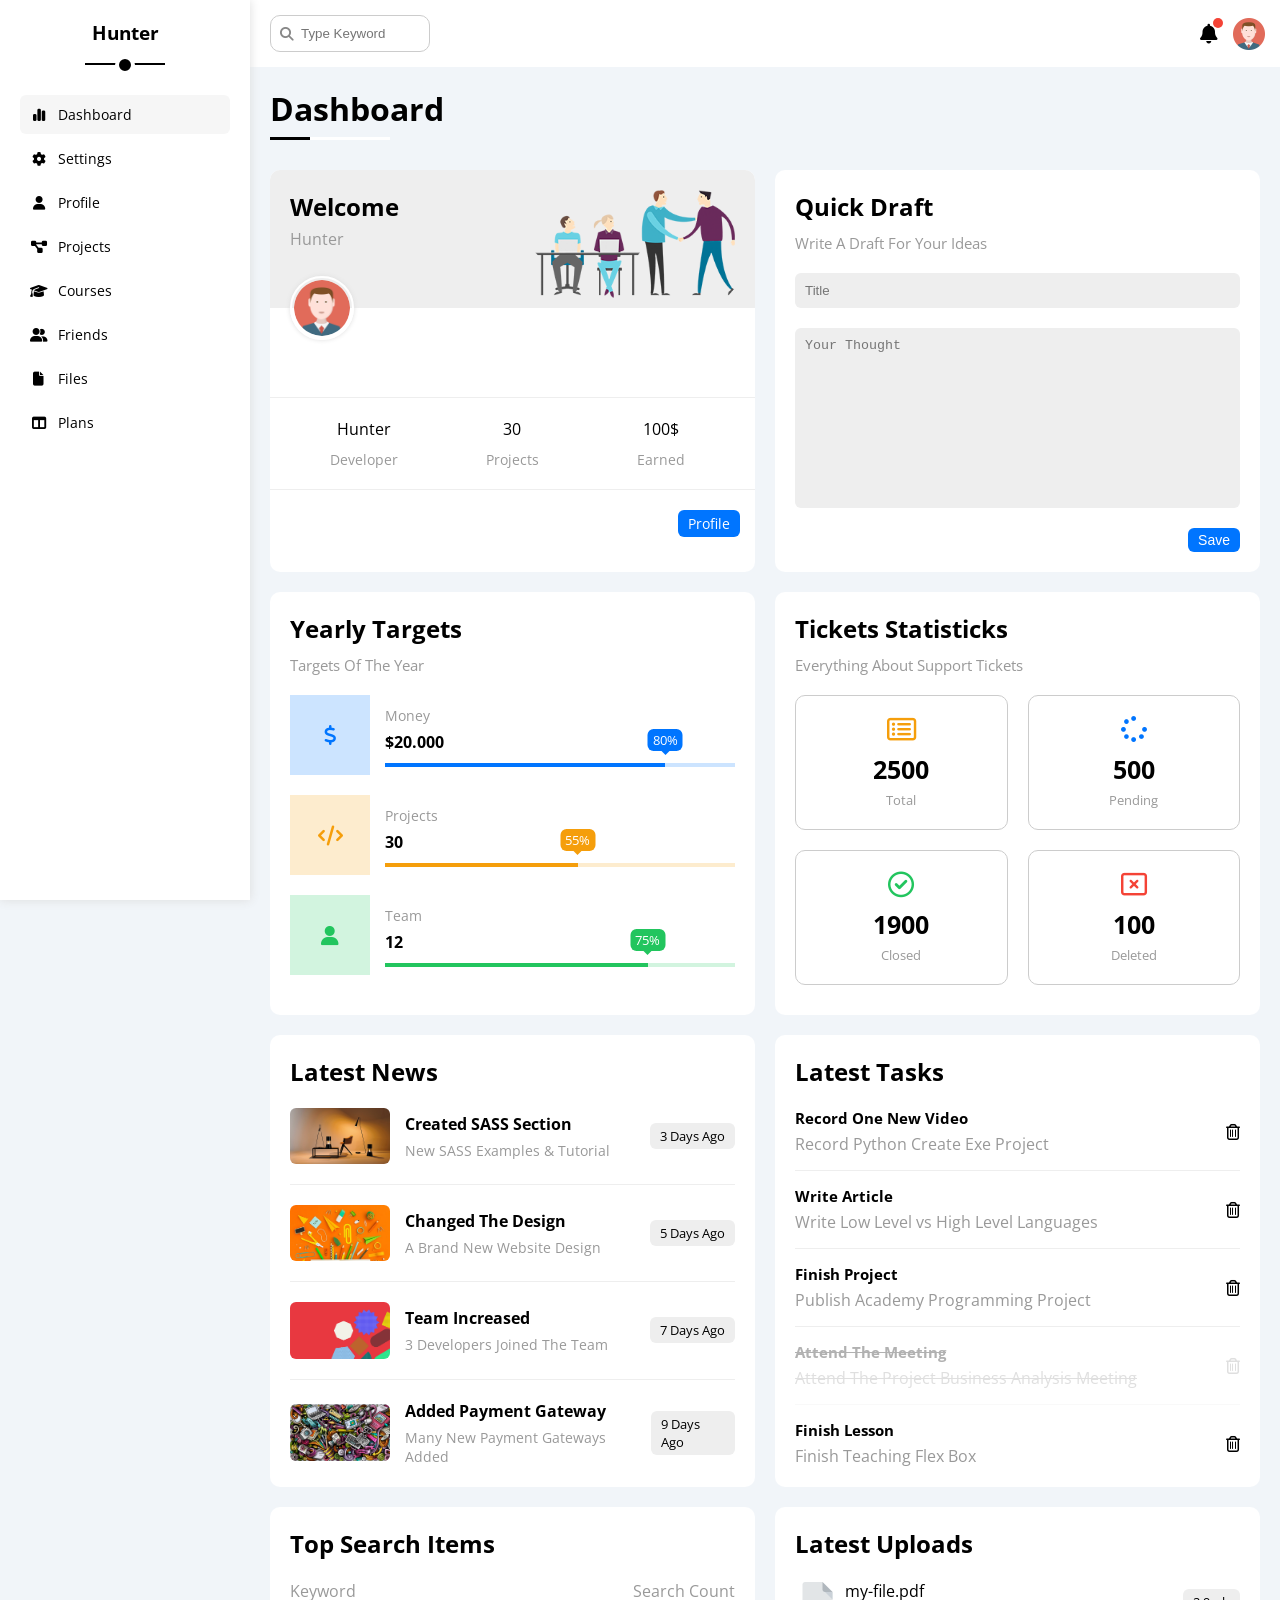
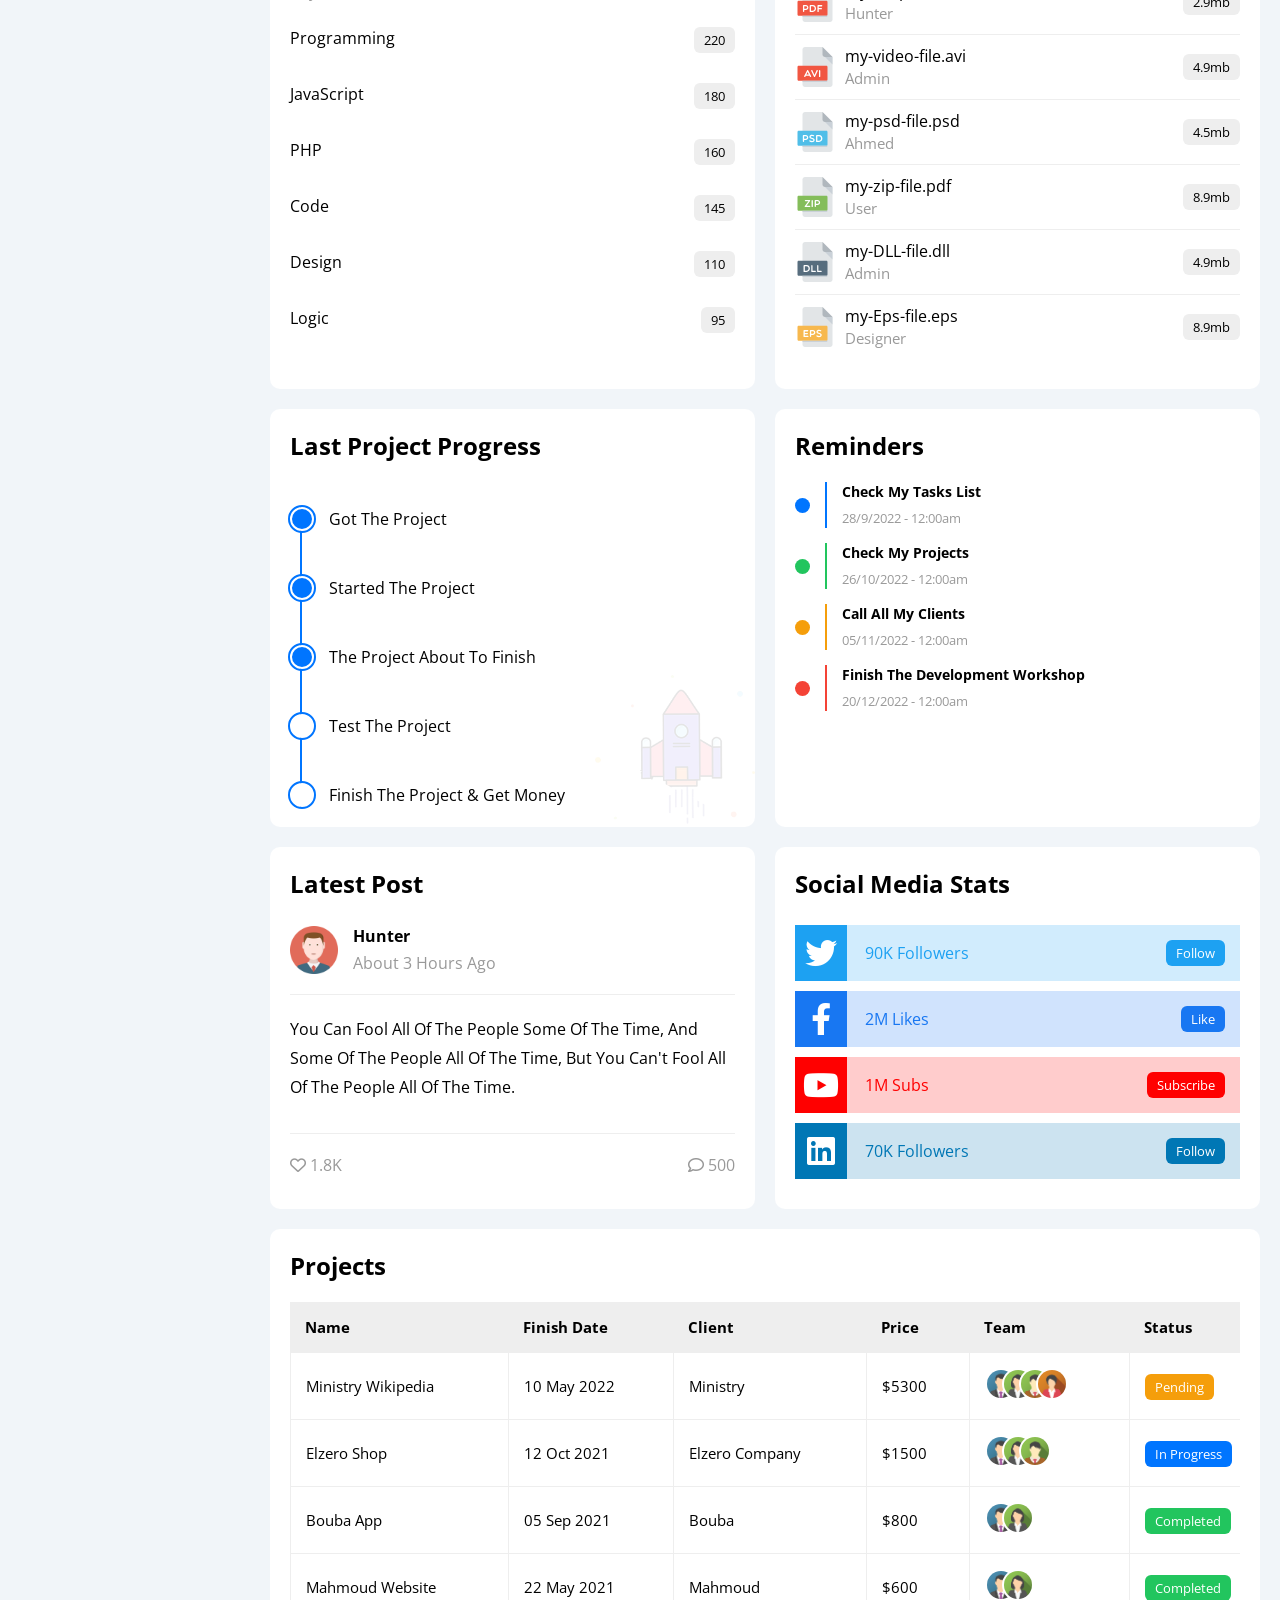
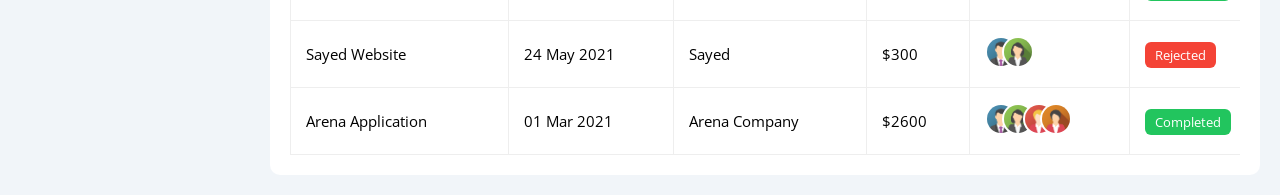
<file: index.html>
<!DOCTYPE html>
<html lang="en">
  <head>
    <meta charset="UTF-8" />
    <meta http-equiv="X-UA-Compatible" content="IE=edge" />
    <meta name="viewport" content="width=device-width, initial-scale=1.0" />
    <link rel="stylesheet" href="./css/all.min.css" />
    <link rel="stylesheet" href="./css/Framework.css" />
    <link rel="stylesheet" href="./css/style.css" />

    <link rel="preconnect" href="https://fonts.googleapis.com" />
    <link rel="preconnect" href="https://fonts.gstatic.com" crossorigin />
    <link
      href="https://fonts.googleapis.com/css2?family=Open+Sans:wght@300;400;500;600;700;800&display=swap"
      rel="stylesheet"
    />
    <title>Dashboardd</title>
  </head>
  <body>
    <div class="page d-flex">
      <div class="sidebar bg-white p-20">
        <h3 class="p-relative txt-c mt-0">Hunter</h3>
        <ul class="p-0 list-none">
          <li>
            <a
              href="index.html"
              class="active d-flex align-center fs-14 c-black rad-6 p-10"
            >
              <i class="fa-solid fa-chart-simple fa-fw"></i>

              <span class="hide-mobile">Dashboard</span>
            </a>
          </li>
          <li>
            <a
              href="settings.html"
              class="d-flex align-center fs-14 c-black rad-6 p-10"
            >
              <i class="fa fa-gear fa-fw" aria-hidden="true"></i>
              <span class="hide-mobile">Settings</span></a
            >
          </li>
          <li>
            <a
              href="profile.html"
              class="d-flex align-center fs-14 c-black rad-6 p-10"
              ><i class="fa fa-user fa-fw" aria-hidden="true"></i>
              <span class="hide-mobile">Profile</span></a
            >
          </li>
          <li>
            <a
              href="projects.html"
              class="d-flex align-center fs-14 c-black rad-6 p-10"
            >
              <i class="fa-solid fa-diagram-project fa-fw"></i>
              <span class="hide-mobile">Projects</span></a
            >
          </li>

          <li>
            <a
              href="courses.html"
              class="d-flex align-center fs-14 c-black rad-6 p-10"
            >
              <i class="fa fa-graduation-cap fa-fw" aria-hidden="true"></i>
              <span class="hide-mobile">Courses</span></a
            >
          </li>
          <li>
            <a
              href="friends.html"
              class="d-flex align-center fs-14 c-black rad-6 p-10"
            >
              <i class="fa-solid fa-user-group fa-fw"></i>
              <span class="hide-mobile">Friends</span></a
            >
          </li>
          <li>
            <a
              href="files.html"
              class="d-flex align-center fs-14 c-black rad-6 p-10"
            >
              <i class="fa fa-file fa-fw" aria-hidden="true"></i>
              <span class="hide-mobile">Files</span></a
            >
          </li>
          <li>
            <a
              href="plans.html"
              class="d-flex align-center fs-14 c-black rad-6 p-10"
            >
              <i class="fa-solid fa-table-columns fa-fw"></i>
              <span class="hide-mobile">Plans</span></a
            >
          </li>
        </ul>
      </div>
      <div class="content w-full">
        <!-- Start head -->
        <div class="head bg-white d-flex p-15 between-flex">
          <div class="search p-relative">
            <input type="search" class="p-10" placeholder="Type Keyword" />
          </div>
          <div class="icons d-flex align-center">
            <span class="notification p-relative">
              <i class="fa fa-bell fa-lg" aria-hidden="true"></i>
            </span>
            <img src="imgs/avatar.png" alt="" />
          </div>
        </div>
        <!-- end head -->
        <h1 class="p-relative">Dashboard</h1>
        <div class="wrapper mb-20 d-grid gap-20">
          <!-- start welcome widget -->
          <div class="welcome bg-white rad-10 txt-c-mobile block-mobile">
            <div class="intro p-20 d-flex space-between bg-eee">
              <div>
                <h2 class="m-0">Welcome</h2>
                <p class="c-grey mt-5">Hunter</p>
              </div>
              <img src="imgs/welcome.png" class="hide-mobile" alt="" />
            </div>
            <img src="imgs/avatar.png" class="avatar" alt="" />
            <div class="body txt-c d-flex p-20 mt-20 mb-20 block-mobile">
              <div>
                Hunter <span class="d-block c-grey fs-14 mt-10">Developer</span>
              </div>
              <div>
                30 <span class="d-block c-grey fs-14 mt-10">Projects</span>
              </div>
              <div>
                100$ <span class="d-block c-grey fs-14 mt-10">Earned</span>
              </div>
            </div>
            <a
              href="profile.html"
              class="visit d-block fs-14 btn-shape bg-blue c-white w-fit"
              >Profile</a
            >
          </div>
          <!-- End Welcome Widget -->
          <!-- start draft widget -->
          <div class="quick-draft p-20 bg-white rad-10">
            <h2 class="mt-0 mb-10">Quick Draft</h2>
            <p class="m-0 mb-20 c-grey fs-15">Write A Draft For Your Ideas</p>
            <form action="">
              <input
                type="text"
                placeholder="Title"
                class="d-block mb-20 w-full b-none bg-eee rad-6 p-10"
              />
              <textarea
                placeholder="Your Thought"
                class="d-block mb-20 w-full b-none bg-eee rad-6 p-10"
              ></textarea>
              <input
                type="submit"
                value="Save"
                class="save d-block fs-14 bg-blue c-white b-none w-fit btn-shape"
              />
            </form>
          </div>
          <!-- end draft widget -->
          <!-- start targets -->
          <div class="targets p-20 bg-white rad-10">
            <h2 class="mt-0 mb-10">Yearly Targets</h2>
            <p class="mt-0 mb-20 c-grey fs-15">Targets Of The Year</p>
            <div class="targets-row mb-20 blue d-flex align-center">
              <div class="icon center-flex">
                <i class="fa fa-dollar fa-lg c-blue" aria-hidden="true"></i>
              </div>
              <div class="details">
                <span class="fs-14 c-grey">Money</span>
                <span class="d-block mt-5 mb-10 fw-bold">$20.000</span>
                <div class="progress p-relative">
                  <span class="bg-blue blue" style="width: 80%"
                    ><span class="bg-blue">80%</span></span
                  >
                </div>
              </div>
            </div>
            <div class="targets-row mb-20 orange d-flex align-center">
              <div class="icon center-flex">
                <i class="fa fa-code fa-lg c-orange" aria-hidden="true"></i>
              </div>
              <div class="details">
                <span class="fs-14 c-grey">Projects</span>
                <span class="d-block mt-5 mb-10 fw-bold">30</span>
                <div class="progress p-relative">
                  <span class="bg-orange orange" style="width: 55%"
                    ><span class="bg-orange">55%</span></span
                  >
                </div>
              </div>
            </div>
            <div class="targets-row mb-20 green d-flex align-center">
              <div class="icon center-flex">
                <i class="fa fa-user fa-lg c-green" aria-hidden="true"></i>
              </div>
              <div class="details">
                <span class="fs-14 c-grey">Team</span>
                <span class="d-block mt-5 mb-10 fw-bold">12</span>
                <div class="progress p-relative">
                  <span class="bg-green green" style="width: 75%"
                    ><span class="bg-green">75%</span></span
                  >
                </div>
              </div>
            </div>
          </div>
          <!-- end targets -->
          <!-- start ticket widget -->
          <div class="tickets p-20 bg-white rad-10">
            <h2 class="mt-0 mb-10">Tickets Statisticks</h2>
            <p class="mt-0 mb-20 c-grey fs-15">
              Everything About Support Tickets
            </p>
            <div class="d-flex txt-c gap-20 f-wrap">
              <div class="box p-20 rad-10 fs-13 c-grey">
                <i
                  class="fa-regular fa-rectangle-list fa-2x mb-10 c-orange"
                ></i>
                <span class="d-block c-black fw-bold mb-5 fs-25">2500</span>
                Total
              </div>
              <div class="box p-20 rad-10 fs-13 c-grey">
                <i class="fa-solid fa-spinner fa-2x mb-10 c-blue"></i>
                <span class="d-block c-black fw-bold mb-5 fs-25">500</span>
                Pending
              </div>
              <div class="box p-20 rad-10 fs-13 c-grey">
                <i class="fa-regular fa-circle-check fa-2x mb-10 c-green"></i>
                <span class="d-block c-black fw-bold mb-5 fs-25">1900</span>
                Closed
              </div>
              <div class="box p-20 rad-10 fs-13 c-grey">
                <i class="fa-regular fa-rectangle-xmark fa-2x mb-10 c-red"></i>
                <span class="d-block c-black fw-bold mb-5 fs-25">100</span>
                Deleted
              </div>
            </div>
          </div>
          <!-- end ticket widget -->
          <!-- start latest new -->
          <div class="latest-news p-20 bg-white rad-10 txt-c-mobile">
            <h2 class="mt-0 mb-20">Latest News</h2>
            <div class="news-row d-flex align-center">
              <img src="imgs/news-01.png" alt="" />
              <div class="info">
                <h3>Created SASS Section</h3>
                <p class="m-0 fs-14 c-grey">New SASS Examples & Tutorial</p>
              </div>
              <div class="btn-shape bg-eee fs-13 label">3 Days Ago</div>
            </div>
            <div class="news-row d-flex align-center">
              <img src="imgs/news-02.png" alt="" />
              <div class="info">
                <h3>Changed The Design</h3>
                <p class="m-0 fs-14 c-grey">A Brand New Website Design</p>
              </div>
              <div class="btn-shape bg-eee fs-13 label">5 Days Ago</div>
            </div>
            <div class="news-row d-flex align-center">
              <img src="imgs/news-03.png" alt="" />
              <div class="info">
                <h3>Team Increased</h3>
                <p class="m-0 fs-14 c-grey">3 Developers Joined The Team</p>
              </div>
              <div class="btn-shape bg-eee fs-13 label">7 Days Ago</div>
            </div>
            <div class="news-row d-flex align-center">
              <img src="imgs/news-04.png" alt="" />
              <div class="info">
                <h3>Added Payment Gateway</h3>
                <p class="m-0 fs-14 c-grey">Many New Payment Gateways Added</p>
              </div>
              <div class="btn-shape bg-eee fs-13 label">9 Days Ago</div>
            </div>
          </div>
          <!-- end latest news -->
          <!-- start tasks -->
          <div class="tasks p-20 bg-white rad-10">
            <h2 class="mt-0 mb-20">Latest Tasks</h2>
            <div class="task-row between-flex">
              <div class="info">
                <h3 class="mt-0 mb-5 fs-15">Record One New Video</h3>
                <p class="mt-0 c-grey">Record Python Create Exe Project</p>
              </div>
              <i class="fa-regular fa-trash-can delete"></i>
            </div>
            <div class="task-row between-flex">
              <div class="info">
                <h3 class="mt-0 mb-5 fs-15">Write Article</h3>
                <p class="mt-0 c-grey">
                  Write Low Level vs High Level Languages
                </p>
              </div>
              <i class="fa-regular fa-trash-can delete"></i>
            </div>
            <div class="task-row between-flex">
              <div class="info">
                <h3 class="mt-0 mb-5 fs-15">Finish Project</h3>
                <p class="mt-0 c-grey">Publish Academy Programming Project</p>
              </div>
              <i class="fa-regular fa-trash-can delete"></i>
            </div>
            <div class="task-row between-flex done">
              <div class="info">
                <h3 class="mt-0 mb-5 fs-15 txt-d-linethrough">
                  Attend The Meeting
                </h3>
                <p class="mt-0 c-grey txt-d-linethrough">
                  Attend The Project Business Analysis Meeting
                </p>
              </div>
              <i class="fa-regular fa-trash-can c-grey"></i>
            </div>
            <div class="task-row between-flex">
              <div class="info">
                <h3 class="mt-0 mb-5 fs-15">Finish Lesson</h3>
                <p class="mt-0 c-grey">Finish Teaching Flex Box</p>
              </div>
              <i class="fa-regular fa-trash-can delete"></i>
            </div>
          </div>
          <!-- end tasks -->
          <!-- start top search word -->
          <div class="search-items p-20 bg-white rad-10">
            <h2 class="mt-0 mb-20">Top Search Items</h2>
            <div class="items-head d-flex space-between c-grey mb-10">
              <div>Keyword</div>
              <div>Search Count</div>
            </div>
            <div class="items d-flex space-between pt-15 pb-15">
              <span>Programming</span>
              <span class="bg-eee fs-13 btn-shape">220</span>
            </div>
            <div class="items d-flex space-between pt-15 pb-15">
              <span>JavaScript</span>
              <span class="bg-eee fs-13 btn-shape">180</span>
            </div>
            <div class="items d-flex space-between pt-15 pb-15">
              <span>PHP</span>
              <span class="bg-eee fs-13 btn-shape">160</span>
            </div>
            <div class="items d-flex space-between pt-15 pb-15">
              <span>Code</span>
              <span class="bg-eee fs-13 btn-shape">145</span>
            </div>
            <div class="items d-flex space-between pt-15 pb-15">
              <span>Design </span>
              <span class="bg-eee fs-13 btn-shape">110</span>
            </div>
            <div class="items d-flex space-between pt-15 pb-15">
              <span>Logic</span>
              <span class="bg-eee fs-13 btn-shape">95 </span>
            </div>
          </div>
          <!-- end top search word -->
          <!-- start latest upload -->
          <div class="latest-uploads p-20 rad-10 bg-white">
            <h2 class="mt-0 mb-20">Latest Uploads</h2>
            <ul class="list-none m-0 p-0">
              <li class="between-flex pb-10 mb-10">
                <div class="d-flex align-center">
                  <img class="mr-10" src="imgs/pdf.svg" alt="" />
                  <div>
                    <span class="d-block">my-file.pdf</span>
                    <span class="fs-15 c-grey">Hunter</span>
                  </div>
                </div>
                <div class="bg-eee fs-13 btn-shape">2.9mb</div>
              </li>
              <li class="between-flex pb-10 mb-10">
                <div class="d-flex align-center">
                  <img class="mr-10" src="imgs/avi.svg" alt="" />
                  <div>
                    <span class="d-block">my-video-file.avi</span>
                    <span class="fs-15 c-grey">Admin</span>
                  </div>
                </div>
                <div class="bg-eee fs-13 btn-shape">4.9mb</div>
              </li>
              <li class="between-flex pb-10 mb-10">
                <div class="d-flex align-center">
                  <img class="mr-10" src="imgs/psd.svg" alt="" />
                  <div>
                    <span class="d-block">my-psd-file.psd</span>
                    <span class="fs-15 c-grey">Ahmed</span>
                  </div>
                </div>
                <div class="bg-eee fs-13 btn-shape">4.5mb</div>
              </li>
              <li class="between-flex pb-10 mb-10">
                <div class="d-flex align-center">
                  <img class="mr-10" src="imgs/zip.svg" alt="" />
                  <div>
                    <span class="d-block">my-zip-file.pdf</span>
                    <span class="fs-15 c-grey">User</span>
                  </div>
                </div>
                <div class="bg-eee fs-13 btn-shape">8.9mb</div>
              </li>
              <li class="between-flex pb-10 mb-10">
                <div class="d-flex align-center">
                  <img class="mr-10" src="imgs/dll.svg" alt="" />
                  <div>
                    <span class="d-block">my-DLL-file.dll</span>
                    <span class="fs-15 c-grey">Admin</span>
                  </div>
                </div>
                <div class="bg-eee fs-13 btn-shape">4.9mb</div>
              </li>
              <li class="between-flex pb-10 mb-10">
                <div class="d-flex align-center">
                  <img class="mr-10" src="imgs/eps.svg" alt="" />
                  <div>
                    <span class="d-block">my-Eps-file.eps</span>
                    <span class="fs-15 c-grey">Designer</span>
                  </div>
                </div>
                <div class="bg-eee fs-13 btn-shape">8.9mb</div>
              </li>
            </ul>
          </div>
          <!-- end latest upload -->
          <!--start last project progress  -->
          <div class="last-project p-20 bg-white rad-10 p-relative">
            <h2 class="mt-0 mb-20">Last Project Progress</h2>
            <ul class="list-none p-0 m-0 p-relative">
              <li class="mt-45 d-flex align-center done">Got The Project</li>
              <li class="mt-45 d-flex align-center done">
                Started The Project
              </li>
              <li class="mt-45 d-flex align-center done">
                The Project About To Finish
              </li>
              <li class="mt-45 d-flex align-center current">
                Test The Project
              </li>
              <li class="mt-45 d-flex align-center">
                Finish The Project & Get Money
              </li>
            </ul>
            <img
              class="launch-icon hide-mobile"
              src="imgs/project.png"
              alt=""
            />
          </div>
          <!-- end last project progress -->
          <!-- start reminders -->
          <div class="reminders p-20 rad-10 bg-white p-relative">
            <h2 class="mt-0 mb-20">Reminders</h2>
            <ul class="list-none p-0 m-0">
              <li class="d-flex align-center mt-15">
                <span class="key bg-blue mr-15 d-block rad-half"></span>
                <div class="pl-15 blue">
                  <p class="fs-14 fw-bold mt-0 mb-5">Check My Tasks List</p>
                  <span class="fs-13 c-grey">28/9/2022 - 12:00am</span>
                </div>
              </li>
              <li class="d-flex align-center mt-15">
                <span class="key bg-green mr-15 d-block rad-half"></span>
                <div class="pl-15 green">
                  <p class="fs-14 fw-bold mt-0 mb-5">Check My Projects</p>
                  <span class="fs-13 c-grey">26/10/2022 - 12:00am </span>
                </div>
              </li>
              <li class="d-flex align-center mt-15">
                <span class="key bg-orange mr-15 d-block rad-half"></span>
                <div class="pl-15 orange">
                  <p class="fs-14 fw-bold mt-0 mb-5">Call All My Clients</p>
                  <span class="fs-13 c-grey">05/11/2022 - 12:00am </span>
                </div>
              </li>
              <li class="d-flex align-center mt-15">
                <span class="key bg-red mr-15 d-block rad-half"></span>
                <div class="pl-15 red">
                  <p class="fs-14 fw-bold mt-0 mb-5">
                    Finish The Development Workshop
                  </p>
                  <span class="fs-13 c-grey">20/12/2022 - 12:00am </span>
                </div>
              </li>
            </ul>
          </div>
          <!-- end reminders -->
          <!-- start latest post -->
          <div class="latest-post p-20 bg-white rad-10 p-relative">
            <h2 class="mt-0 mb-25">Latest Post</h2>
            <div class="top d-flex align-center">
              <img class="avatar mr-15" src="imgs/avatar.png" alt="" />
              <div class="info">
                <span class="d-block mb-5 fw-bold">Hunter</span>
                <span class="c-grey">About 3 Hours Ago</span>
              </div>
            </div>
            <div class="post-content txt-c-mobile pt-20 pb-20 mt-20 mb-20">
              You Can Fool All Of The People Some Of The Time, And Some Of The
              People All Of The Time, But You Can't Fool All Of The People All
              Of The Time.
            </div>
            <div class="post-stats between-flex c-grey">
              <div>
                <i class="fa-regular fa-heart"></i>
                <span>1.8K</span>
              </div>
              <div>
                <i class="fa-regular fa-comment"></i>
                <span>500</span>
              </div>
            </div>
          </div>
          <!-- end latest post -->
          <!-- start social media stats -->
          <div class="social-media p-20 bg-white rad-10 p-relative">
            <h2 class="mt-0 mb-25">Social Media Stats</h2>
            <div class="box twitter p-15 p-relative mb-10 between-flex">
              <i
                class="fa-brands fa-twitter fa-2x c-white h-full center-flex"
              ></i>
              <span>90K Followers</span>
              <a href="#" class="fs-13 c-white btn-shape">Follow</a>
            </div>
            <div class="box facebook p-15 p-relative mb-10 between-flex">
              <i
                class="fa-brands fa-facebook-f fa-2x c-white h-full center-flex"
              ></i>
              <span>2M Likes </span>
              <a href="#" class="fs-13 c-white btn-shape">Like</a>
            </div>
            <div class="box youtube p-15 p-relative mb-10 between-flex">
              <i
                class="fa-brands fa-youtube fa-2x c-white h-full center-flex"
              ></i>
              <span>1M Subs </span>
              <a href="#" class="fs-13 c-white btn-shape">Subscribe</a>
            </div>

            <div class="box linkedin p-15 p-relative mb-10 between-flex">
              <i
                class="fa-brands fa-linkedin fa-2x c-white h-full center-flex"
              ></i>
              <span>70K Followers </span>
              <a href="#" class="fs-13 c-white btn-shape">Follow</a>
            </div>
          </div>
          <!-- end social media stats -->
        </div>
        <!-- star projects table -->
        <div class="projects p-20 bg-white rad-10 p-relative m-20">
          <h2 class="mt-0 mb-20">Projects</h2>
          <div class="responsive-table">
            <table class="fs-15 w-full">
              <thead>
                <tr>
                  <td>Name</td>
                  <td>Finish Date</td>
                  <td>Client</td>
                  <td>Price</td>
                  <td>Team</td>
                  <td>Status</td>
                </tr>
              </thead>
              <tbody>
                <tr>
                  <td>Ministry Wikipedia</td>
                  <td>10 May 2022</td>
                  <td>Ministry</td>
                  <td>$5300</td>
                  <td>
                    <img src="imgs/team-01.png" alt="" /><img
                      src="imgs/team-02.png"
                      alt=""
                    /><img src="imgs/team-03.png" alt="" /><img
                      src="imgs/team-04.png"
                      alt=""
                    />
                  </td>
                  <td>
                    <span class="label btn-shape bg-orange c-white"
                      >Pending</span
                    >
                  </td>
                </tr>
                <tr>
                  <td>Elzero Shop</td>
                  <td>12 Oct 2021</td>
                  <td>Elzero Company</td>
                  <td>$1500</td>
                  <td>
                    <img src="imgs/team-01.png" alt="" /><img
                      src="imgs/team-02.png"
                      alt=""
                    /><img src="imgs/team-03.png" alt="" />
                  </td>
                  <td>
                    <span class="label btn-shape bg-blue c-white"
                      >In Progress
                    </span>
                  </td>
                </tr>
                <tr>
                  <td>Bouba App</td>
                  <td>05 Sep 2021</td>
                  <td>Bouba</td>
                  <td>$800</td>
                  <td>
                    <img src="imgs/team-01.png" alt="" /><img
                      src="imgs/team-02.png"
                      alt=""
                    />
                  </td>
                  <td>
                    <span class="label btn-shape bg-green c-white"
                      >Completed
                    </span>
                  </td>
                </tr>
                <tr>
                  <td>Mahmoud Website</td>
                  <td>22 May 2021</td>
                  <td>Mahmoud</td>
                  <td>$600</td>
                  <td>
                    <img src="imgs/team-01.png" alt="" /><img
                      src="imgs/team-02.png"
                      alt=""
                    />
                  </td>
                  <td>
                    <span class="label btn-shape bg-green c-white"
                      >Completed
                    </span>
                  </td>
                </tr>
                <tr>
                  <td>Sayed Website</td>
                  <td>24 May 2021</td>
                  <td>Sayed</td>
                  <td>$300</td>
                  <td>
                    <img src="imgs/team-01.png" alt="" /><img
                      src="imgs/team-02.png"
                      alt=""
                    />
                  </td>
                  <td>
                    <span class="label btn-shape bg-red c-white"
                      >Rejected
                    </span>
                  </td>
                </tr>
                <tr>
                  <td>Arena Application</td>
                  <td>01 Mar 2021</td>
                  <td>Arena Company</td>
                  <td>$2600</td>
                  <td>
                    <img src="imgs/team-01.png" alt="" /><img
                      src="imgs/team-02.png"
                      alt=""
                    />
                    <img src="imgs/team-05.png" alt="" /><img
                      src="imgs/team-04.png"
                      alt=""
                    />
                  </td>
                  <td>
                    <span class="label btn-shape bg-green c-white"
                      >Completed
                    </span>
                  </td>
                </tr>
              </tbody>
            </table>
          </div>
        </div>
        <!-- end projects table -->
      </div>
    </div>
  </body>
</html>
</file>
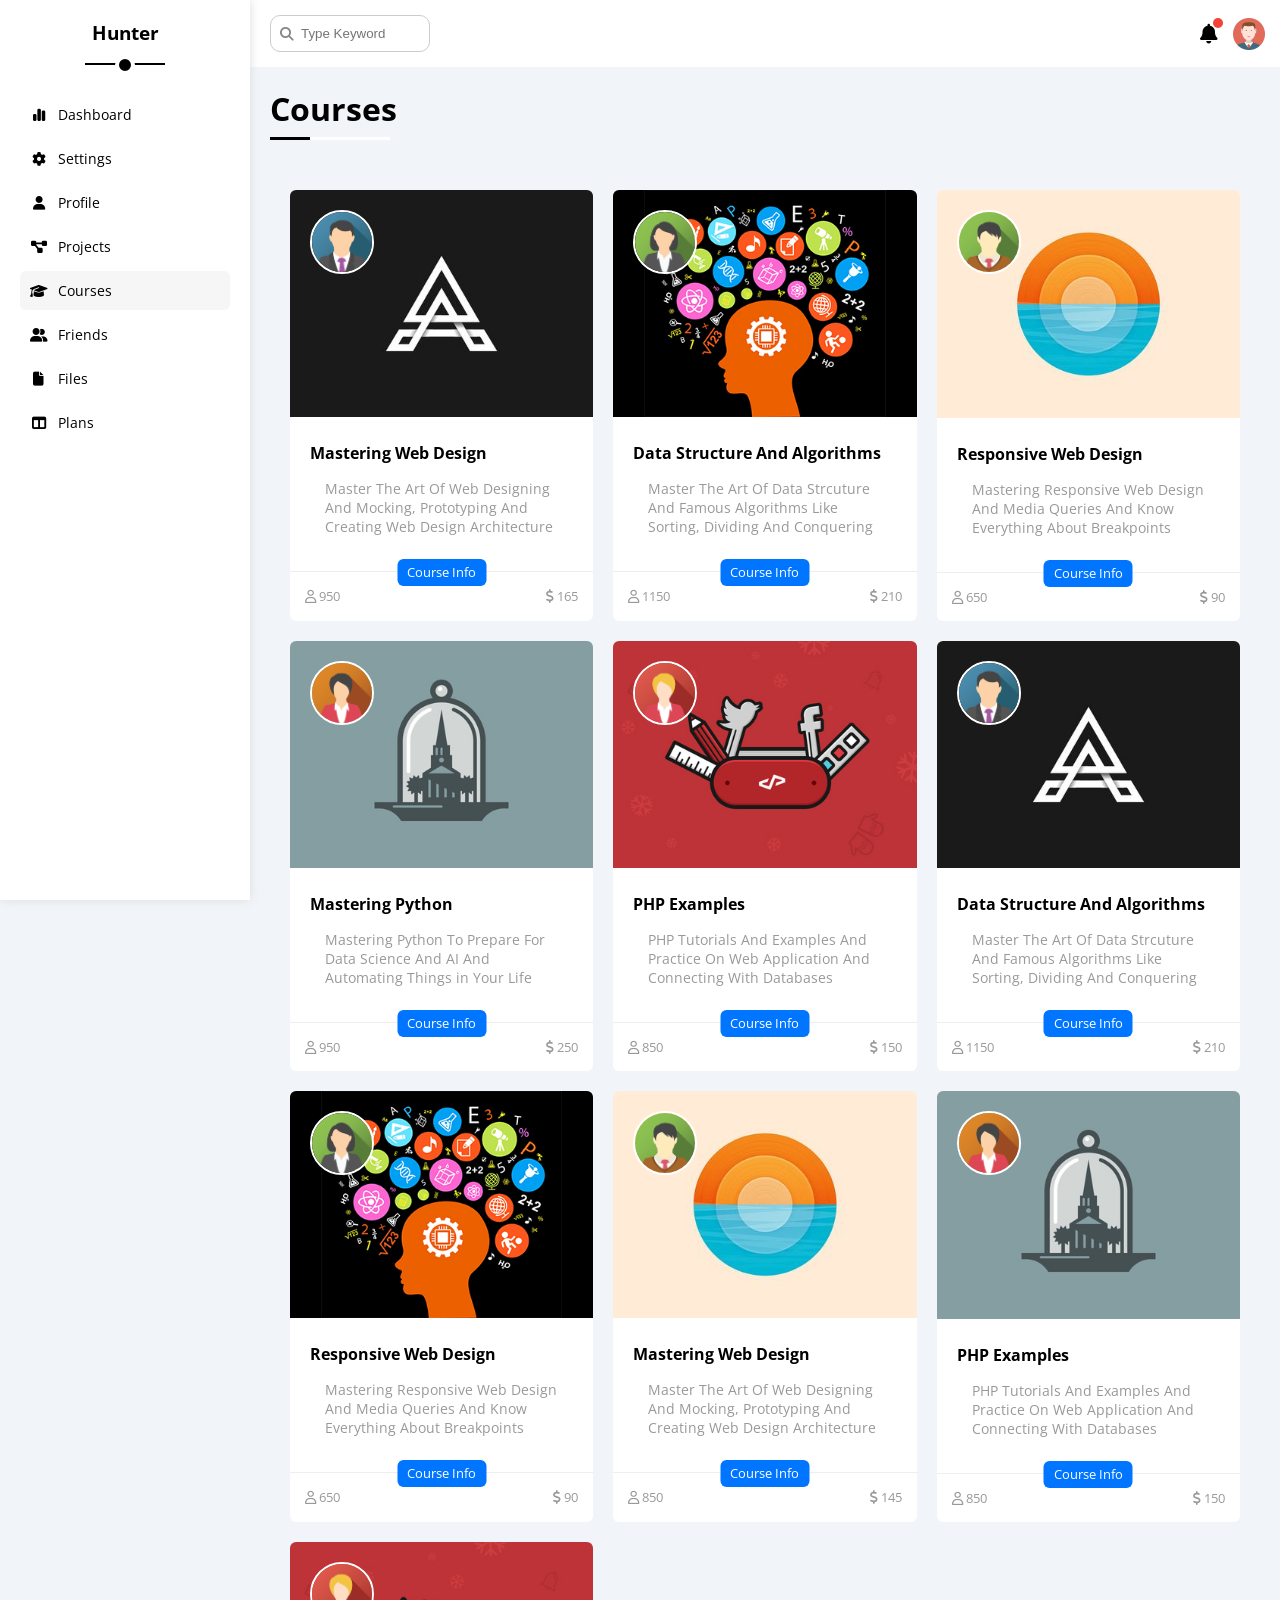
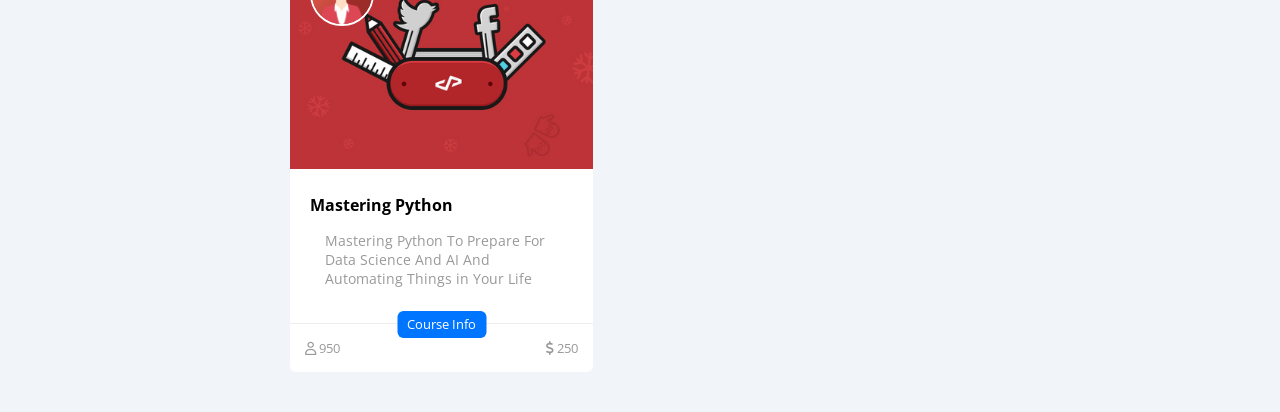
<file: courses.html>
<!DOCTYPE html>
<html lang="en">
  <head>
    <meta charset="UTF-8" />
    <meta http-equiv="X-UA-Compatible" content="IE=edge" />
    <meta name="viewport" content="width=device-width, initial-scale=1.0" />
    <link rel="stylesheet" href="./css/all.min.css" />
    <link rel="stylesheet" href="./css/Framework.css" />
    <link rel="stylesheet" href="./css/style.css" />

    <link rel="preconnect" href="https://fonts.googleapis.com" />
    <link rel="preconnect" href="https://fonts.gstatic.com" crossorigin />
    <link
      href="https://fonts.googleapis.com/css2?family=Open+Sans:wght@300;400;500;600;700;800&display=swap"
      rel="stylesheet"
    />
    <title>Courses</title>
  </head>
  <body>
    <div class="page d-flex">
      <div class="sidebar bg-white p-20">
        <h3 class="p-relative txt-c mt-0">Hunter</h3>
        <ul class="p-0 list-none">
          <li>
            <a
              href="index.html"
              class="d-flex align-center fs-14 c-black rad-6 p-10"
            >
              <i class="fa-solid fa-chart-simple fa-fw"></i>

              <span class="hide-mobile">Dashboard</span>
            </a>
          </li>
          <li>
            <a
              href="settings.html"
              class="d-flex align-center fs-14 c-black rad-6 p-10"
            >
              <i class="fa fa-gear fa-fw" aria-hidden="true"></i>
              <span class="hide-mobile">Settings</span></a
            >
          </li>
          <li>
            <a
              href="profile.html"
              class="d-flex align-center fs-14 c-black rad-6 p-10"
              ><i class="fa fa-user fa-fw" aria-hidden="true"></i>
              <span class="hide-mobile">Profile</span></a
            >
          </li>
          <li>
            <a
              href="projects.html"
              class="d-flex align-center fs-14 c-black rad-6 p-10"
            >
              <i class="fa-solid fa-diagram-project fa-fw"></i>
              <span class="hide-mobile">Projects</span></a
            >
          </li>

          <li>
            <a
              href="courses.html"
              class="active d-flex align-center fs-14 c-black rad-6 p-10"
            >
              <i class="fa fa-graduation-cap fa-fw" aria-hidden="true"></i>
              <span class="hide-mobile">Courses</span></a
            >
          </li>
          <li>
            <a
              href="friends.html"
              class="d-flex align-center fs-14 c-black rad-6 p-10"
            >
              <i class="fa-solid fa-user-group fa-fw"></i>
              <span class="hide-mobile">Friends</span></a
            >
          </li>
          <li>
            <a
              href="files.html"
              class="d-flex align-center fs-14 c-black rad-6 p-10"
            >
              <i class="fa fa-file fa-fw" aria-hidden="true"></i>
              <span class="hide-mobile">Files</span></a
            >
          </li>
          <li>
            <a
              href="plans.html"
              class="d-flex align-center fs-14 c-black rad-6 p-10"
            >
              <i class="fa-solid fa-table-columns fa-fw"></i>
              <span class="hide-mobile">Plans</span></a
            >
          </li>
        </ul>
      </div>
      <div class="content w-full">
        <!-- Start head -->
        <div class="head bg-white d-flex p-15 between-flex">
          <div class="search p-relative">
            <input type="search" class="p-10" placeholder="Type Keyword" />
          </div>
          <div class="icons d-flex align-center">
            <span class="notification p-relative">
              <i class="fa fa-bell fa-lg" aria-hidden="true"></i>
            </span>
            <img src="imgs/avatar.png" alt="" />
          </div>
        </div>
        <!-- end head -->
        <h1 class="p-relative">Courses</h1>
        <div class="courses-page d-grid gap-20 m-20 p-20">
          <div class="course bg-white rad-6 p-relative">
            <img class="cover" src="imgs/course-01.jpg" alt="" />
            <img class="instructor" src="imgs/team-01.png" alt="" />
            <div class="p-20">
              <h4 class="m-0">Mastering Web Design</h4>
              <p class="describtion c-grey m-15 fs-14">
                Master The Art Of Web Designing And Mocking, Prototyping And
                Creating Web Design Architecture
              </p>
            </div>
            <div class="info p-15 p-relative between-flex">
              <span class="title bg-blue c-white btn-shape">Course Info</span>
              <span class="c-grey">
                <i class="fa-regular fa-user"></i>
                950
              </span>
              <span class="c-grey">
                <i class="fa-solid fa-dollar-sign"></i>
                165
              </span>
            </div>
          </div>
          <div class="course bg-white rad-6 p-relative">
            <img class="cover" src="imgs/course-02.jpg" alt="" />
            <img class="instructor" src="imgs/team-02.png" alt="" />
            <div class="p-20">
              <h4 class="m-0">Data Structure And Algorithms</h4>
              <p class="describtion c-grey m-15 fs-14">
                Master The Art Of Data Strcuture And Famous Algorithms Like
                Sorting, Dividing And Conquering
              </p>
            </div>
            <div class="info p-15 p-relative between-flex">
              <span class="title bg-blue c-white btn-shape">Course Info</span>
              <span class="c-grey">
                <i class="fa-regular fa-user"></i>
                1150
              </span>
              <span class="c-grey">
                <i class="fa-solid fa-dollar-sign"></i>
                210
              </span>
            </div>
          </div>
          <div class="course bg-white rad-6 p-relative">
            <img class="cover" src="imgs/course-03.jpg" alt="" />
            <img class="instructor" src="imgs/team-03.png" alt="" />
            <div class="p-20">
              <h4 class="m-0">Responsive Web Design</h4>
              <p class="describtion c-grey m-15 fs-14">
                Mastering Responsive Web Design And Media Queries And Know
                Everything About Breakpoints
              </p>
            </div>
            <div class="info p-15 p-relative between-flex">
              <span class="title bg-blue c-white btn-shape">Course Info</span>
              <span class="c-grey">
                <i class="fa-regular fa-user"></i>
                650
              </span>
              <span class="c-grey">
                <i class="fa-solid fa-dollar-sign"></i>
                90
              </span>
            </div>
          </div>
          <div class="course bg-white rad-6 p-relative">
            <img class="cover" src="imgs/course-04.jpg" alt="" />
            <img class="instructor" src="imgs/team-04.png" alt="" />
            <div class="p-20">
              <h4 class="m-0">Mastering Python</h4>
              <p class="describtion c-grey m-15 fs-14">
                Mastering Python To Prepare For Data Science And AI And
                Automating Things in Your Life
              </p>
            </div>
            <div class="info p-15 p-relative between-flex">
              <span class="title bg-blue c-white btn-shape">Course Info</span>
              <span class="c-grey">
                <i class="fa-regular fa-user"></i>
                950
              </span>
              <span class="c-grey">
                <i class="fa-solid fa-dollar-sign"></i>
                250
              </span>
            </div>
          </div>
          <div class="course bg-white rad-6 p-relative">
            <img class="cover" src="imgs/course-05.jpg" alt="" />
            <img class="instructor" src="imgs/team-05.png" alt="" />
            <div class="p-20">
              <h4 class="m-0">PHP Examples</h4>
              <p class="describtion c-grey m-15 fs-14">
                PHP Tutorials And Examples And Practice On Web Application And
                Connecting With Databases
              </p>
            </div>
            <div class="info p-15 p-relative between-flex">
              <span class="title bg-blue c-white btn-shape">Course Info</span>
              <span class="c-grey">
                <i class="fa-regular fa-user"></i>
                850
              </span>
              <span class="c-grey">
                <i class="fa-solid fa-dollar-sign"></i>
                150
              </span>
            </div>
          </div>
          <div class="course bg-white rad-6 p-relative">
            <img class="cover" src="imgs/course-01.jpg" alt="" />
            <img class="instructor" src="imgs/team-01.png" alt="" />
            <div class="p-20">
              <h4 class="m-0">Data Structure And Algorithms</h4>
              <p class="describtion c-grey m-15 fs-14">
                Master The Art Of Data Strcuture And Famous Algorithms Like
                Sorting, Dividing And Conquering
              </p>
            </div>
            <div class="info p-15 p-relative between-flex">
              <span class="title bg-blue c-white btn-shape">Course Info</span>
              <span class="c-grey">
                <i class="fa-regular fa-user"></i>
                1150
              </span>
              <span class="c-grey">
                <i class="fa-solid fa-dollar-sign"></i>
                210
              </span>
            </div>
          </div>
          <div class="course bg-white rad-6 p-relative">
            <img class="cover" src="imgs/course-02.jpg" alt="" />
            <img class="instructor" src="imgs/team-02.png" alt="" />
            <div class="p-20">
              <h4 class="m-0">Responsive Web Design</h4>
              <p class="describtion c-grey m-15 fs-14">
                Mastering Responsive Web Design And Media Queries And Know
                Everything About Breakpoints
              </p>
            </div>
            <div class="info p-15 p-relative between-flex">
              <span class="title bg-blue c-white btn-shape">Course Info</span>
              <span class="c-grey">
                <i class="fa-regular fa-user"></i>
                650
              </span>
              <span class="c-grey">
                <i class="fa-solid fa-dollar-sign"></i>
                90
              </span>
            </div>
          </div>
          <div class="course bg-white rad-6 p-relative">
            <img class="cover" src="imgs/course-03.jpg" alt="" />
            <img class="instructor" src="imgs/team-03.png" alt="" />
            <div class="p-20">
              <h4 class="m-0">Mastering Web Design</h4>
              <p class="describtion c-grey m-15 fs-14">
                Master The Art Of Web Designing And Mocking, Prototyping And
                Creating Web Design Architecture
              </p>
            </div>
            <div class="info p-15 p-relative between-flex">
              <span class="title bg-blue c-white btn-shape">Course Info</span>
              <span class="c-grey">
                <i class="fa-regular fa-user"></i>
                850
              </span>
              <span class="c-grey">
                <i class="fa-solid fa-dollar-sign"></i>
                145
              </span>
            </div>
          </div>
          <div class="course bg-white rad-6 p-relative">
            <img class="cover" src="imgs/course-04.jpg" alt="" />
            <img class="instructor" src="imgs/team-04.png" alt="" />
            <div class="p-20">
              <h4 class="m-0">PHP Examples</h4>
              <p class="describtion c-grey m-15 fs-14">
                PHP Tutorials And Examples And Practice On Web Application And
                Connecting With Databases
              </p>
            </div>
            <div class="info p-15 p-relative between-flex">
              <span class="title bg-blue c-white btn-shape">Course Info</span>
              <span class="c-grey">
                <i class="fa-regular fa-user"></i>
                850
              </span>
              <span class="c-grey">
                <i class="fa-solid fa-dollar-sign"></i>
                150
              </span>
            </div>
          </div>
          <div class="course bg-white rad-6 p-relative">
            <img class="cover" src="imgs/course-05.jpg" alt="" />
            <img class="instructor" src="imgs/team-05.png" alt="" />
            <div class="p-20">
              <h4 class="m-0">Mastering Python</h4>
              <p class="describtion c-grey m-15 fs-14">
                Mastering Python To Prepare For Data Science And AI And
                Automating Things in Your Life
              </p>
            </div>
            <div class="info p-15 p-relative between-flex">
              <span class="title bg-blue c-white btn-shape">Course Info</span>
              <span class="c-grey">
                <i class="fa-regular fa-user"></i>
                950
              </span>
              <span class="c-grey">
                <i class="fa-solid fa-dollar-sign"></i>
                250
              </span>
            </div>
          </div>
        </div>
      </div>
    </div>
  </body>
</html>
</file>
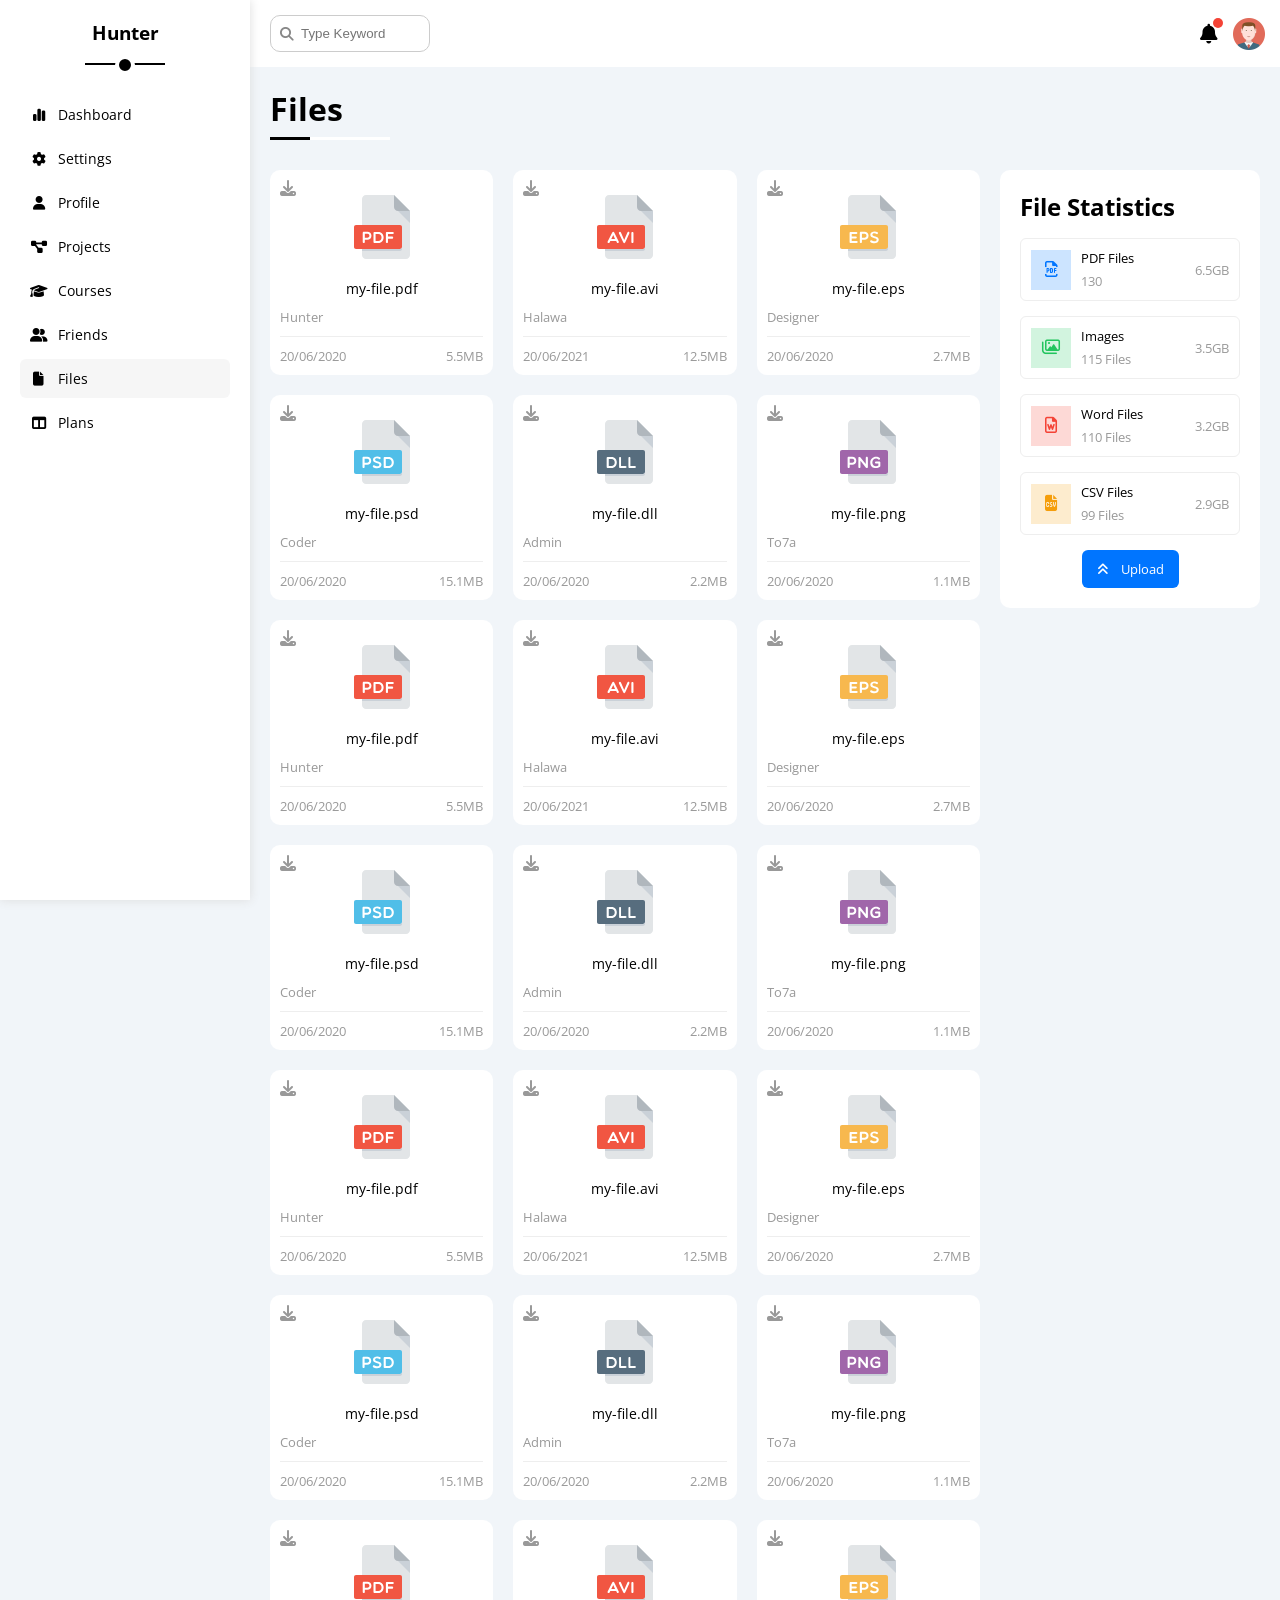
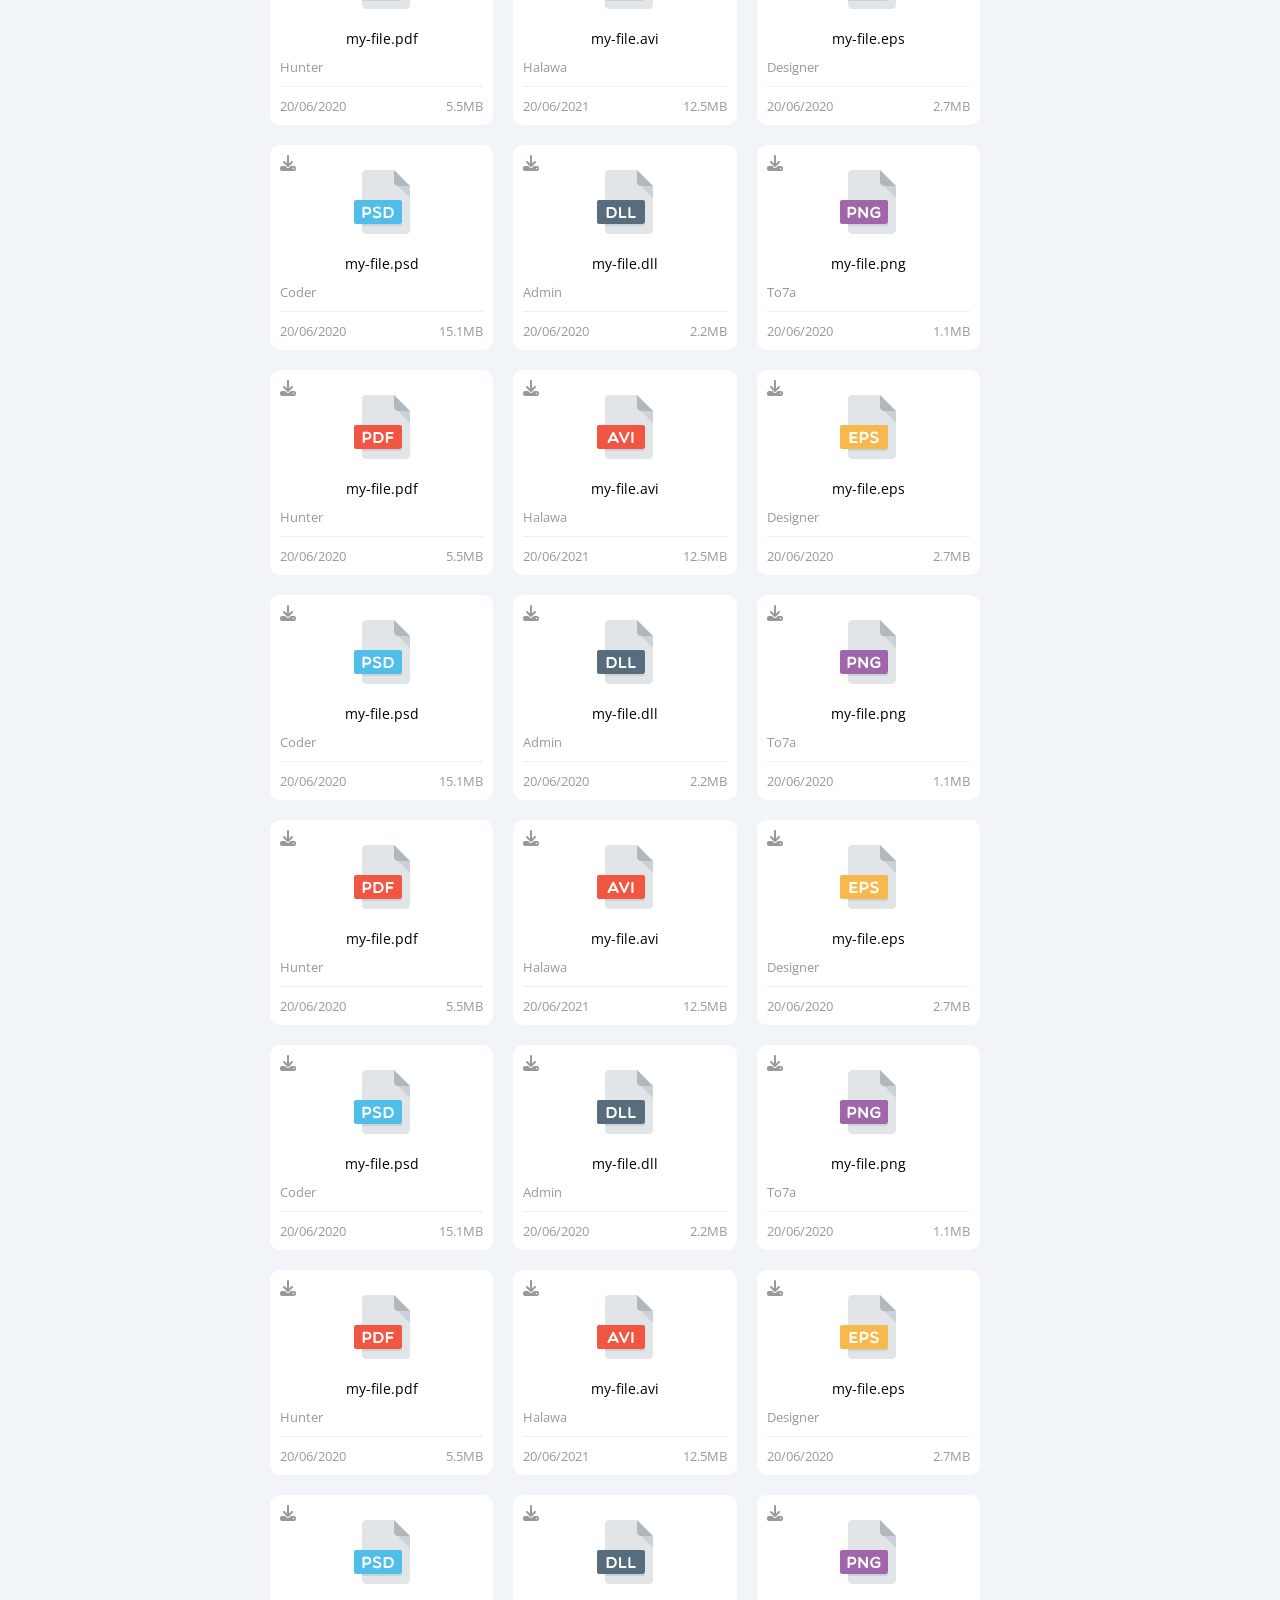
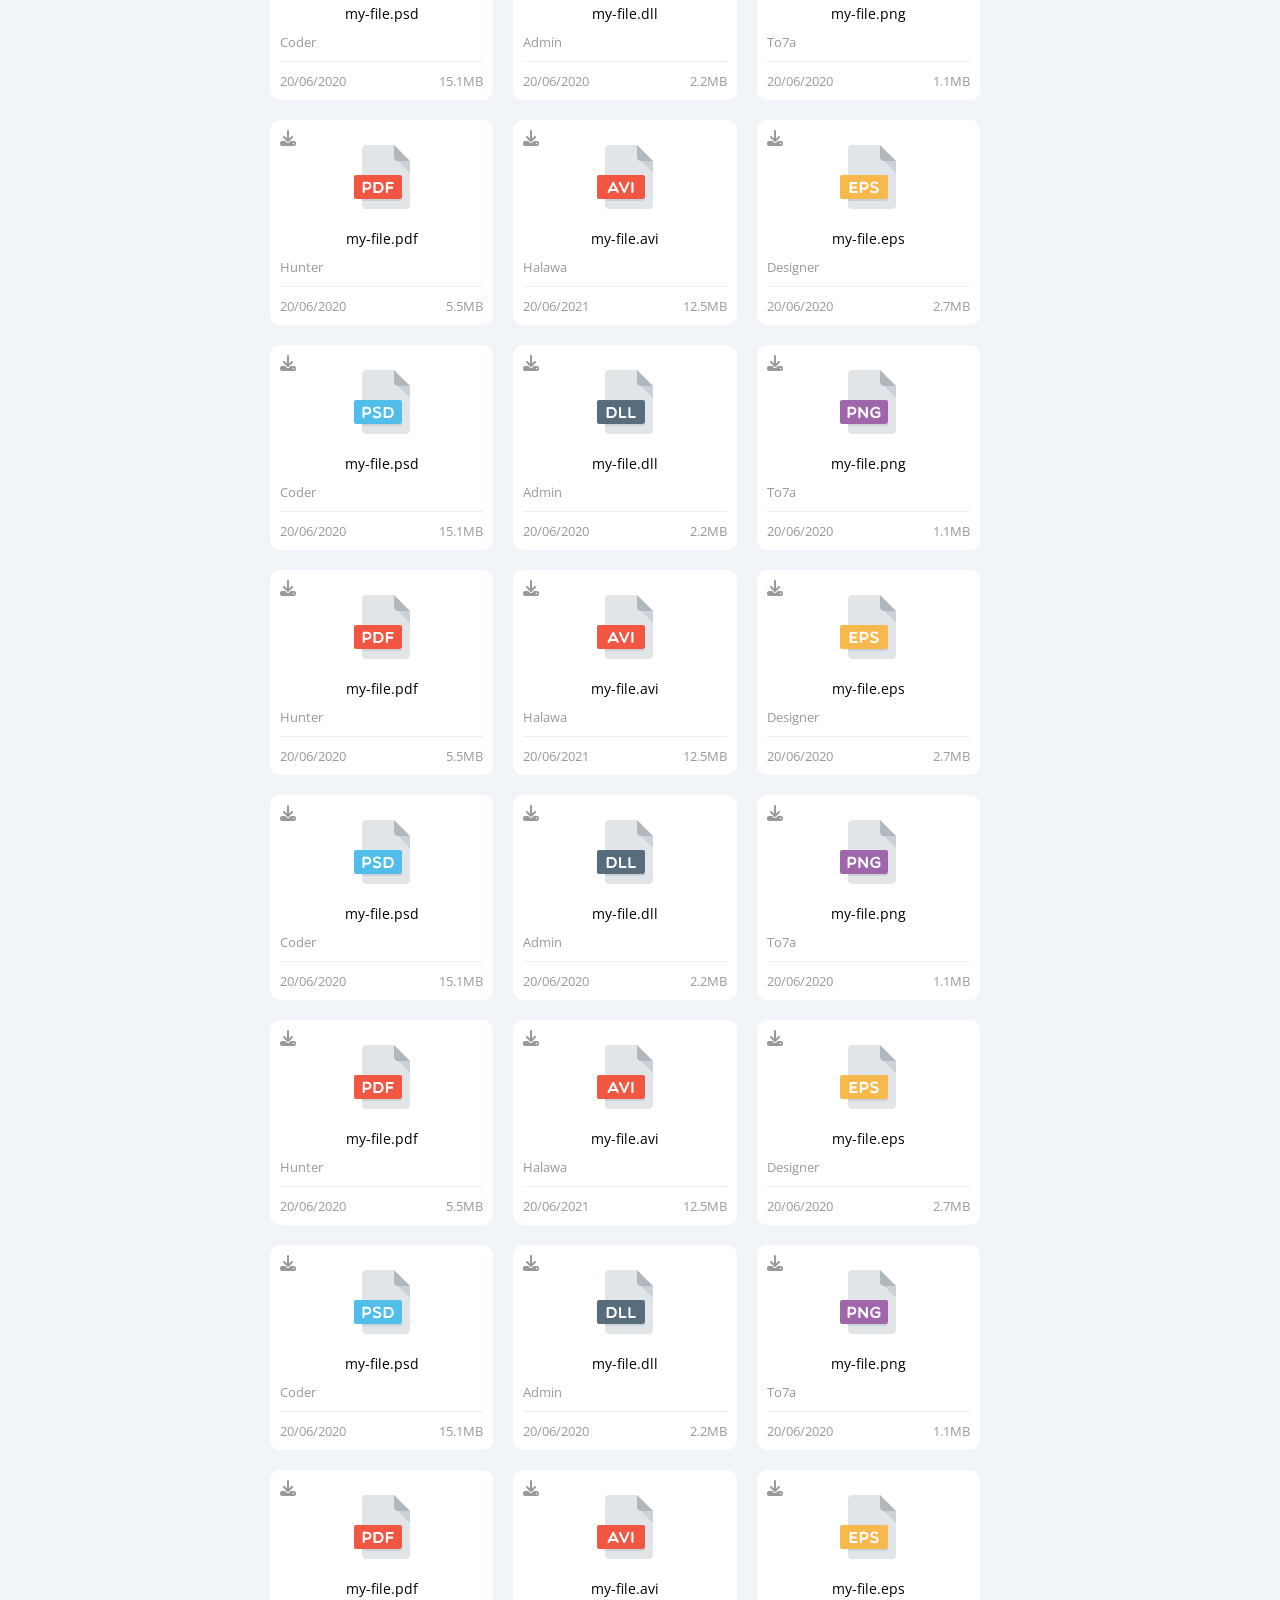
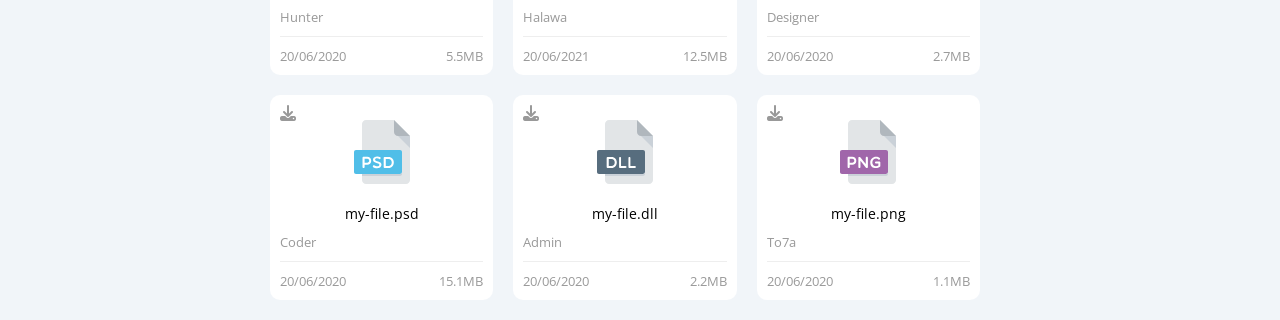
<file: files.html>
<!DOCTYPE html>
<html lang="en">
  <head>
    <meta charset="UTF-8" />
    <meta http-equiv="X-UA-Compatible" content="IE=edge" />
    <meta name="viewport" content="width=device-width, initial-scale=1.0" />
    <link rel="stylesheet" href="./css/all.min.css" />
    <link rel="stylesheet" href="./css/Framework.css" />
    <link rel="stylesheet" href="./css/style.css" />

    <link rel="preconnect" href="https://fonts.googleapis.com" />
    <link rel="preconnect" href="https://fonts.gstatic.com" crossorigin />
    <link
      href="https://fonts.googleapis.com/css2?family=Open+Sans:wght@300;400;500;600;700;800&display=swap"
      rel="stylesheet"
    />
    <title>Files</title>
  </head>
  <body>
    <div class="page d-flex">
      <div class="sidebar bg-white p-20">
        <h3 class="p-relative txt-c mt-0">Hunter</h3>
        <ul class="p-0 list-none">
          <li>
            <a
              href="index.html"
              class="d-flex align-center fs-14 c-black rad-6 p-10"
            >
              <i class="fa-solid fa-chart-simple fa-fw"></i>

              <span class="hide-mobile">Dashboard</span>
            </a>
          </li>
          <li>
            <a
              href="settings.html"
              class="d-flex align-center fs-14 c-black rad-6 p-10"
            >
              <i class="fa fa-gear fa-fw" aria-hidden="true"></i>
              <span class="hide-mobile">Settings</span></a
            >
          </li>
          <li>
            <a
              href="profile.html"
              class="d-flex align-center fs-14 c-black rad-6 p-10"
              ><i class="fa fa-user fa-fw" aria-hidden="true"></i>
              <span class="hide-mobile">Profile</span></a
            >
          </li>
          <li>
            <a
              href="projects.html"
              class="d-flex align-center fs-14 c-black rad-6 p-10"
            >
              <i class="fa-solid fa-diagram-project fa-fw"></i>
              <span class="hide-mobile">Projects</span></a
            >
          </li>

          <li>
            <a
              href="courses.html"
              class="d-flex align-center fs-14 c-black rad-6 p-10"
            >
              <i class="fa fa-graduation-cap fa-fw" aria-hidden="true"></i>
              <span class="hide-mobile">Courses</span></a
            >
          </li>
          <li>
            <a
              href="friends.html"
              class="d-flex align-center fs-14 c-black rad-6 p-10"
            >
              <i class="fa-solid fa-user-group fa-fw"></i>
              <span class="hide-mobile">Friends</span></a
            >
          </li>
          <li>
            <a
              href="files.html"
              class="active d-flex align-center fs-14 c-black rad-6 p-10"
            >
              <i class="fa fa-file fa-fw" aria-hidden="true"></i>
              <span class="hide-mobile">Files</span></a
            >
          </li>
          <li>
            <a
              href="plans.html"
              class="d-flex align-center fs-14 c-black rad-6 p-10"
            >
              <i class="fa-solid fa-table-columns fa-fw"></i>
              <span class="hide-mobile">Plans</span></a
            >
          </li>
        </ul>
      </div>
      <div class="content w-full">
        <!-- Start head -->
        <div class="head bg-white d-flex p-15 between-flex">
          <div class="search p-relative">
            <input type="search" class="p-10" placeholder="Type Keyword" />
          </div>
          <div class="icons d-flex align-center">
            <span class="notification p-relative">
              <i class="fa fa-bell fa-lg" aria-hidden="true"></i>
            </span>
            <img src="imgs/avatar.png" alt="" />
          </div>
        </div>
        <!-- end head -->
        <h1 class="p-relative">Files</h1>
        <div class="files-page d-flex m-20 gap-20">
            <div class="files-stats p-20 bg-white rad-10">
                <h2 class="mt-0 mb-15 txt-c-mobile">File Statistics</h2>
                <div class="d-flex align-center border-eee p-10 rad-6 mb-15 fs-13">
                    <i class="fa-regular fa-file-pdf fa-lg blue center-flex c-blue icon"></i>
                    <div class="info">
                        <span>PDF Files</span>
                        <span class="c-grey d-block mt-5">130</span>
                    </div>
                    <div class="size c-grey">6.5GB</div>
                </div>
                <div class="d-flex align-center border-eee p-10 rad-6 mb-15 fs-13">
                    <i class="fa-regular fa-images fa-lg green center-flex c-green icon"></i>
                    <div class="info">
                        <span>Images</span>
                        <span class="c-grey d-block mt-5">115 Files</span>
                    </div>
                    <div class="size c-grey">3.5GB</div>
                </div>
                <div class="d-flex align-center border-eee p-10 rad-6 mb-15 fs-13">
                    <i class="fa-regular fa-file-word fa-lg red center-flex c-red icon"></i>
                    <div class="info">
                        <span>Word Files</span>
                        <span class="c-grey d-block mt-5">110 Files</span>
                    </div>
                    <div class="size c-grey">3.2GB</div>
                </div>
                <div class="d-flex align-center border-eee p-10 rad-6 mb-15 fs-13">
                    <i class="fa-solid fa-file-csv fa-lg orange center-flex c-orange icon"></i>
                    <div class="info">
                        <span>CSV Files</span>
                        <span class="c-grey d-block mt-5">99 Files</span>
                    </div>
                    <div class="size c-grey">2.9GB</div>
                </div>
                <a class="upload c-white fs-13 rad-6 d-block w-fit bg-blue " href="#">
                    <i class="fa-solid fa-angles-up mr-10"></i>
                    Upload
                </a>
            </div>
            <div class="files-content d-grid gap-20">
                <div class="file bg-white p-10 rad-10 p-relative">
                    <i class="fa-solid fa-download c-grey p-absolute"></i>
                    <div class="icon txt-c">
                        <img class="mt-15 mb-15" src="imgs/pdf.svg" alt="">
                    
                    </div>
                    <div class="txt-c mb-10 fs-14">
                        my-file.pdf
                    </div>
                    <p class="c-grey fs-13">Hunter</p>
                    <div class="info between-flex mt-10 pt-10 fs-13 c-grey">
                        <span>20/06/2020</span>
                        <span>5.5MB</span>
                    </div>
                </div>
                <div class="file bg-white p-10 rad-10 p-relative">
                    <i class="fa-solid fa-download c-grey p-absolute"></i>
                    <div class="icon txt-c">
                        <img class="mt-15 mb-15" src="imgs/avi.svg" alt="">
                    
                    </div>
                    <div class="txt-c mb-10 fs-14">
                        my-file.avi
                    </div>
                    <p class="c-grey fs-13">Halawa</p>
                    <div class="info between-flex mt-10 pt-10 fs-13 c-grey">
                        <span>20/06/2021</span>
                        <span>12.5MB</span>
                    </div>
                </div>
                <div class="file bg-white p-10 rad-10 p-relative">
                    <i class="fa-solid fa-download c-grey p-absolute"></i>
                    <div class="icon txt-c">
                        <img class="mt-15 mb-15" src="imgs/eps.svg" alt="">
                    
                    </div>
                    <div class="txt-c mb-10 fs-14">
                        my-file.eps
                    </div>
                    <p class="c-grey fs-13">Designer</p>
                    <div class="info between-flex mt-10 pt-10 fs-13 c-grey">
                        <span>20/06/2020</span>
                        <span>2.7MB</span>
                    </div>
                </div>
                <div class="file bg-white p-10 rad-10 p-relative">
                    <i class="fa-solid fa-download c-grey p-absolute"></i>
                    <div class="icon txt-c">
                        <img class="mt-15 mb-15" src="imgs/psd.svg" alt="">
                    
                    </div>
                    <div class="txt-c mb-10 fs-14">
                        my-file.psd
                    </div>
                    <p class="c-grey fs-13">Coder</p>
                    <div class="info between-flex mt-10 pt-10 fs-13 c-grey">
                        <span>20/06/2020</span>
                        <span>15.1MB</span>
                    </div>
                </div>
                <div class="file bg-white p-10 rad-10 p-relative">
                    <i class="fa-solid fa-download c-grey p-absolute"></i>
                    <div class="icon txt-c">
                        <img class="mt-15 mb-15" src="imgs/dll.svg" alt="">
                    
                    </div>
                    <div class="txt-c mb-10 fs-14">
                        my-file.dll
                    </div>
                    <p class="c-grey fs-13">Admin</p>
                    <div class="info between-flex mt-10 pt-10 fs-13 c-grey">
                        <span>20/06/2020</span>
                        <span>2.2MB</span>
                    </div>
                </div>
                <div class="file bg-white p-10 rad-10 p-relative">
                    <i class="fa-solid fa-download c-grey p-absolute"></i>
                    <div class="icon txt-c">
                        <img class="mt-15 mb-15" src="imgs/png.svg" alt="">
                    
                    </div>
                    <div class="txt-c mb-10 fs-14">
                        my-file.png
                    </div>
                    <p class="c-grey fs-13">To7a</p>
                    <div class="info between-flex mt-10 pt-10 fs-13 c-grey">
                        <span>20/06/2020</span>
                        <span>1.1MB</span>
                    </div>
                </div>
                <div class="file bg-white p-10 rad-10 p-relative">
                    <i class="fa-solid fa-download c-grey p-absolute"></i>
                    <div class="icon txt-c">
                        <img class="mt-15 mb-15" src="imgs/pdf.svg" alt="">
                    
                    </div>
                    <div class="txt-c mb-10 fs-14">
                        my-file.pdf
                    </div>
                    <p class="c-grey fs-13">Hunter</p>
                    <div class="info between-flex mt-10 pt-10 fs-13 c-grey">
                        <span>20/06/2020</span>
                        <span>5.5MB</span>
                    </div>
                </div>
                <div class="file bg-white p-10 rad-10 p-relative">
                    <i class="fa-solid fa-download c-grey p-absolute"></i>
                    <div class="icon txt-c">
                        <img class="mt-15 mb-15" src="imgs/avi.svg" alt="">
                    
                    </div>
                    <div class="txt-c mb-10 fs-14">
                        my-file.avi
                    </div>
                    <p class="c-grey fs-13">Halawa</p>
                    <div class="info between-flex mt-10 pt-10 fs-13 c-grey">
                        <span>20/06/2021</span>
                        <span>12.5MB</span>
                    </div>
                </div>
                <div class="file bg-white p-10 rad-10 p-relative">
                    <i class="fa-solid fa-download c-grey p-absolute"></i>
                    <div class="icon txt-c">
                        <img class="mt-15 mb-15" src="imgs/eps.svg" alt="">
                    
                    </div>
                    <div class="txt-c mb-10 fs-14">
                        my-file.eps
                    </div>
                    <p class="c-grey fs-13">Designer</p>
                    <div class="info between-flex mt-10 pt-10 fs-13 c-grey">
                        <span>20/06/2020</span>
                        <span>2.7MB</span>
                    </div>
                </div>
                <div class="file bg-white p-10 rad-10 p-relative">
                    <i class="fa-solid fa-download c-grey p-absolute"></i>
                    <div class="icon txt-c">
                        <img class="mt-15 mb-15" src="imgs/psd.svg" alt="">
                    
                    </div>
                    <div class="txt-c mb-10 fs-14">
                        my-file.psd
                    </div>
                    <p class="c-grey fs-13">Coder</p>
                    <div class="info between-flex mt-10 pt-10 fs-13 c-grey">
                        <span>20/06/2020</span>
                        <span>15.1MB</span>
                    </div>
                </div>
                <div class="file bg-white p-10 rad-10 p-relative">
                    <i class="fa-solid fa-download c-grey p-absolute"></i>
                    <div class="icon txt-c">
                        <img class="mt-15 mb-15" src="imgs/dll.svg" alt="">
                    
                    </div>
                    <div class="txt-c mb-10 fs-14">
                        my-file.dll
                    </div>
                    <p class="c-grey fs-13">Admin</p>
                    <div class="info between-flex mt-10 pt-10 fs-13 c-grey">
                        <span>20/06/2020</span>
                        <span>2.2MB</span>
                    </div>
                </div>
                <div class="file bg-white p-10 rad-10 p-relative">
                    <i class="fa-solid fa-download c-grey p-absolute"></i>
                    <div class="icon txt-c">
                        <img class="mt-15 mb-15" src="imgs/png.svg" alt="">
                    
                    </div>
                    <div class="txt-c mb-10 fs-14">
                        my-file.png
                    </div>
                    <p class="c-grey fs-13">To7a</p>
                    <div class="info between-flex mt-10 pt-10 fs-13 c-grey">
                        <span>20/06/2020</span>
                        <span>1.1MB</span>
                    </div>
                </div><div class="file bg-white p-10 rad-10 p-relative">
                    <i class="fa-solid fa-download c-grey p-absolute"></i>
                    <div class="icon txt-c">
                        <img class="mt-15 mb-15" src="imgs/pdf.svg" alt="">
                    
                    </div>
                    <div class="txt-c mb-10 fs-14">
                        my-file.pdf
                    </div>
                    <p class="c-grey fs-13">Hunter</p>
                    <div class="info between-flex mt-10 pt-10 fs-13 c-grey">
                        <span>20/06/2020</span>
                        <span>5.5MB</span>
                    </div>
                </div>
                <div class="file bg-white p-10 rad-10 p-relative">
                    <i class="fa-solid fa-download c-grey p-absolute"></i>
                    <div class="icon txt-c">
                        <img class="mt-15 mb-15" src="imgs/avi.svg" alt="">
                    
                    </div>
                    <div class="txt-c mb-10 fs-14">
                        my-file.avi
                    </div>
                    <p class="c-grey fs-13">Halawa</p>
                    <div class="info between-flex mt-10 pt-10 fs-13 c-grey">
                        <span>20/06/2021</span>
                        <span>12.5MB</span>
                    </div>
                </div>
                <div class="file bg-white p-10 rad-10 p-relative">
                    <i class="fa-solid fa-download c-grey p-absolute"></i>
                    <div class="icon txt-c">
                        <img class="mt-15 mb-15" src="imgs/eps.svg" alt="">
                    
                    </div>
                    <div class="txt-c mb-10 fs-14">
                        my-file.eps
                    </div>
                    <p class="c-grey fs-13">Designer</p>
                    <div class="info between-flex mt-10 pt-10 fs-13 c-grey">
                        <span>20/06/2020</span>
                        <span>2.7MB</span>
                    </div>
                </div>
                <div class="file bg-white p-10 rad-10 p-relative">
                    <i class="fa-solid fa-download c-grey p-absolute"></i>
                    <div class="icon txt-c">
                        <img class="mt-15 mb-15" src="imgs/psd.svg" alt="">
                    
                    </div>
                    <div class="txt-c mb-10 fs-14">
                        my-file.psd
                    </div>
                    <p class="c-grey fs-13">Coder</p>
                    <div class="info between-flex mt-10 pt-10 fs-13 c-grey">
                        <span>20/06/2020</span>
                        <span>15.1MB</span>
                    </div>
                </div>
                <div class="file bg-white p-10 rad-10 p-relative">
                    <i class="fa-solid fa-download c-grey p-absolute"></i>
                    <div class="icon txt-c">
                        <img class="mt-15 mb-15" src="imgs/dll.svg" alt="">
                    
                    </div>
                    <div class="txt-c mb-10 fs-14">
                        my-file.dll
                    </div>
                    <p class="c-grey fs-13">Admin</p>
                    <div class="info between-flex mt-10 pt-10 fs-13 c-grey">
                        <span>20/06/2020</span>
                        <span>2.2MB</span>
                    </div>
                </div>
                <div class="file bg-white p-10 rad-10 p-relative">
                    <i class="fa-solid fa-download c-grey p-absolute"></i>
                    <div class="icon txt-c">
                        <img class="mt-15 mb-15" src="imgs/png.svg" alt="">
                    
                    </div>
                    <div class="txt-c mb-10 fs-14">
                        my-file.png
                    </div>
                    <p class="c-grey fs-13">To7a</p>
                    <div class="info between-flex mt-10 pt-10 fs-13 c-grey">
                        <span>20/06/2020</span>
                        <span>1.1MB</span>
                    </div>
                </div><div class="file bg-white p-10 rad-10 p-relative">
                    <i class="fa-solid fa-download c-grey p-absolute"></i>
                    <div class="icon txt-c">
                        <img class="mt-15 mb-15" src="imgs/pdf.svg" alt="">
                    
                    </div>
                    <div class="txt-c mb-10 fs-14">
                        my-file.pdf
                    </div>
                    <p class="c-grey fs-13">Hunter</p>
                    <div class="info between-flex mt-10 pt-10 fs-13 c-grey">
                        <span>20/06/2020</span>
                        <span>5.5MB</span>
                    </div>
                </div>
                <div class="file bg-white p-10 rad-10 p-relative">
                    <i class="fa-solid fa-download c-grey p-absolute"></i>
                    <div class="icon txt-c">
                        <img class="mt-15 mb-15" src="imgs/avi.svg" alt="">
                    
                    </div>
                    <div class="txt-c mb-10 fs-14">
                        my-file.avi
                    </div>
                    <p class="c-grey fs-13">Halawa</p>
                    <div class="info between-flex mt-10 pt-10 fs-13 c-grey">
                        <span>20/06/2021</span>
                        <span>12.5MB</span>
                    </div>
                </div>
                <div class="file bg-white p-10 rad-10 p-relative">
                    <i class="fa-solid fa-download c-grey p-absolute"></i>
                    <div class="icon txt-c">
                        <img class="mt-15 mb-15" src="imgs/eps.svg" alt="">
                    
                    </div>
                    <div class="txt-c mb-10 fs-14">
                        my-file.eps
                    </div>
                    <p class="c-grey fs-13">Designer</p>
                    <div class="info between-flex mt-10 pt-10 fs-13 c-grey">
                        <span>20/06/2020</span>
                        <span>2.7MB</span>
                    </div>
                </div>
                <div class="file bg-white p-10 rad-10 p-relative">
                    <i class="fa-solid fa-download c-grey p-absolute"></i>
                    <div class="icon txt-c">
                        <img class="mt-15 mb-15" src="imgs/psd.svg" alt="">
                    
                    </div>
                    <div class="txt-c mb-10 fs-14">
                        my-file.psd
                    </div>
                    <p class="c-grey fs-13">Coder</p>
                    <div class="info between-flex mt-10 pt-10 fs-13 c-grey">
                        <span>20/06/2020</span>
                        <span>15.1MB</span>
                    </div>
                </div>
                <div class="file bg-white p-10 rad-10 p-relative">
                    <i class="fa-solid fa-download c-grey p-absolute"></i>
                    <div class="icon txt-c">
                        <img class="mt-15 mb-15" src="imgs/dll.svg" alt="">
                    
                    </div>
                    <div class="txt-c mb-10 fs-14">
                        my-file.dll
                    </div>
                    <p class="c-grey fs-13">Admin</p>
                    <div class="info between-flex mt-10 pt-10 fs-13 c-grey">
                        <span>20/06/2020</span>
                        <span>2.2MB</span>
                    </div>
                </div>
                <div class="file bg-white p-10 rad-10 p-relative">
                    <i class="fa-solid fa-download c-grey p-absolute"></i>
                    <div class="icon txt-c">
                        <img class="mt-15 mb-15" src="imgs/png.svg" alt="">
                    
                    </div>
                    <div class="txt-c mb-10 fs-14">
                        my-file.png
                    </div>
                    <p class="c-grey fs-13">To7a</p>
                    <div class="info between-flex mt-10 pt-10 fs-13 c-grey">
                        <span>20/06/2020</span>
                        <span>1.1MB</span>
                    </div>
                </div><div class="file bg-white p-10 rad-10 p-relative">
                    <i class="fa-solid fa-download c-grey p-absolute"></i>
                    <div class="icon txt-c">
                        <img class="mt-15 mb-15" src="imgs/pdf.svg" alt="">
                    
                    </div>
                    <div class="txt-c mb-10 fs-14">
                        my-file.pdf
                    </div>
                    <p class="c-grey fs-13">Hunter</p>
                    <div class="info between-flex mt-10 pt-10 fs-13 c-grey">
                        <span>20/06/2020</span>
                        <span>5.5MB</span>
                    </div>
                </div>
                <div class="file bg-white p-10 rad-10 p-relative">
                    <i class="fa-solid fa-download c-grey p-absolute"></i>
                    <div class="icon txt-c">
                        <img class="mt-15 mb-15" src="imgs/avi.svg" alt="">
                    
                    </div>
                    <div class="txt-c mb-10 fs-14">
                        my-file.avi
                    </div>
                    <p class="c-grey fs-13">Halawa</p>
                    <div class="info between-flex mt-10 pt-10 fs-13 c-grey">
                        <span>20/06/2021</span>
                        <span>12.5MB</span>
                    </div>
                </div>
                <div class="file bg-white p-10 rad-10 p-relative">
                    <i class="fa-solid fa-download c-grey p-absolute"></i>
                    <div class="icon txt-c">
                        <img class="mt-15 mb-15" src="imgs/eps.svg" alt="">
                    
                    </div>
                    <div class="txt-c mb-10 fs-14">
                        my-file.eps
                    </div>
                    <p class="c-grey fs-13">Designer</p>
                    <div class="info between-flex mt-10 pt-10 fs-13 c-grey">
                        <span>20/06/2020</span>
                        <span>2.7MB</span>
                    </div>
                </div>
                <div class="file bg-white p-10 rad-10 p-relative">
                    <i class="fa-solid fa-download c-grey p-absolute"></i>
                    <div class="icon txt-c">
                        <img class="mt-15 mb-15" src="imgs/psd.svg" alt="">
                    
                    </div>
                    <div class="txt-c mb-10 fs-14">
                        my-file.psd
                    </div>
                    <p class="c-grey fs-13">Coder</p>
                    <div class="info between-flex mt-10 pt-10 fs-13 c-grey">
                        <span>20/06/2020</span>
                        <span>15.1MB</span>
                    </div>
                </div>
                <div class="file bg-white p-10 rad-10 p-relative">
                    <i class="fa-solid fa-download c-grey p-absolute"></i>
                    <div class="icon txt-c">
                        <img class="mt-15 mb-15" src="imgs/dll.svg" alt="">
                    
                    </div>
                    <div class="txt-c mb-10 fs-14">
                        my-file.dll
                    </div>
                    <p class="c-grey fs-13">Admin</p>
                    <div class="info between-flex mt-10 pt-10 fs-13 c-grey">
                        <span>20/06/2020</span>
                        <span>2.2MB</span>
                    </div>
                </div>
                <div class="file bg-white p-10 rad-10 p-relative">
                    <i class="fa-solid fa-download c-grey p-absolute"></i>
                    <div class="icon txt-c">
                        <img class="mt-15 mb-15" src="imgs/png.svg" alt="">
                    
                    </div>
                    <div class="txt-c mb-10 fs-14">
                        my-file.png
                    </div>
                    <p class="c-grey fs-13">To7a</p>
                    <div class="info between-flex mt-10 pt-10 fs-13 c-grey">
                        <span>20/06/2020</span>
                        <span>1.1MB</span>
                    </div>
                </div><div class="file bg-white p-10 rad-10 p-relative">
                    <i class="fa-solid fa-download c-grey p-absolute"></i>
                    <div class="icon txt-c">
                        <img class="mt-15 mb-15" src="imgs/pdf.svg" alt="">
                    
                    </div>
                    <div class="txt-c mb-10 fs-14">
                        my-file.pdf
                    </div>
                    <p class="c-grey fs-13">Hunter</p>
                    <div class="info between-flex mt-10 pt-10 fs-13 c-grey">
                        <span>20/06/2020</span>
                        <span>5.5MB</span>
                    </div>
                </div>
                <div class="file bg-white p-10 rad-10 p-relative">
                    <i class="fa-solid fa-download c-grey p-absolute"></i>
                    <div class="icon txt-c">
                        <img class="mt-15 mb-15" src="imgs/avi.svg" alt="">
                    
                    </div>
                    <div class="txt-c mb-10 fs-14">
                        my-file.avi
                    </div>
                    <p class="c-grey fs-13">Halawa</p>
                    <div class="info between-flex mt-10 pt-10 fs-13 c-grey">
                        <span>20/06/2021</span>
                        <span>12.5MB</span>
                    </div>
                </div>
                <div class="file bg-white p-10 rad-10 p-relative">
                    <i class="fa-solid fa-download c-grey p-absolute"></i>
                    <div class="icon txt-c">
                        <img class="mt-15 mb-15" src="imgs/eps.svg" alt="">
                    
                    </div>
                    <div class="txt-c mb-10 fs-14">
                        my-file.eps
                    </div>
                    <p class="c-grey fs-13">Designer</p>
                    <div class="info between-flex mt-10 pt-10 fs-13 c-grey">
                        <span>20/06/2020</span>
                        <span>2.7MB</span>
                    </div>
                </div>
                <div class="file bg-white p-10 rad-10 p-relative">
                    <i class="fa-solid fa-download c-grey p-absolute"></i>
                    <div class="icon txt-c">
                        <img class="mt-15 mb-15" src="imgs/psd.svg" alt="">
                    
                    </div>
                    <div class="txt-c mb-10 fs-14">
                        my-file.psd
                    </div>
                    <p class="c-grey fs-13">Coder</p>
                    <div class="info between-flex mt-10 pt-10 fs-13 c-grey">
                        <span>20/06/2020</span>
                        <span>15.1MB</span>
                    </div>
                </div>
                <div class="file bg-white p-10 rad-10 p-relative">
                    <i class="fa-solid fa-download c-grey p-absolute"></i>
                    <div class="icon txt-c">
                        <img class="mt-15 mb-15" src="imgs/dll.svg" alt="">
                    
                    </div>
                    <div class="txt-c mb-10 fs-14">
                        my-file.dll
                    </div>
                    <p class="c-grey fs-13">Admin</p>
                    <div class="info between-flex mt-10 pt-10 fs-13 c-grey">
                        <span>20/06/2020</span>
                        <span>2.2MB</span>
                    </div>
                </div>
                <div class="file bg-white p-10 rad-10 p-relative">
                    <i class="fa-solid fa-download c-grey p-absolute"></i>
                    <div class="icon txt-c">
                        <img class="mt-15 mb-15" src="imgs/png.svg" alt="">
                    
                    </div>
                    <div class="txt-c mb-10 fs-14">
                        my-file.png
                    </div>
                    <p class="c-grey fs-13">To7a</p>
                    <div class="info between-flex mt-10 pt-10 fs-13 c-grey">
                        <span>20/06/2020</span>
                        <span>1.1MB</span>
                    </div>
                </div><div class="file bg-white p-10 rad-10 p-relative">
                    <i class="fa-solid fa-download c-grey p-absolute"></i>
                    <div class="icon txt-c">
                        <img class="mt-15 mb-15" src="imgs/pdf.svg" alt="">
                    
                    </div>
                    <div class="txt-c mb-10 fs-14">
                        my-file.pdf
                    </div>
                    <p class="c-grey fs-13">Hunter</p>
                    <div class="info between-flex mt-10 pt-10 fs-13 c-grey">
                        <span>20/06/2020</span>
                        <span>5.5MB</span>
                    </div>
                </div>
                <div class="file bg-white p-10 rad-10 p-relative">
                    <i class="fa-solid fa-download c-grey p-absolute"></i>
                    <div class="icon txt-c">
                        <img class="mt-15 mb-15" src="imgs/avi.svg" alt="">
                    
                    </div>
                    <div class="txt-c mb-10 fs-14">
                        my-file.avi
                    </div>
                    <p class="c-grey fs-13">Halawa</p>
                    <div class="info between-flex mt-10 pt-10 fs-13 c-grey">
                        <span>20/06/2021</span>
                        <span>12.5MB</span>
                    </div>
                </div>
                <div class="file bg-white p-10 rad-10 p-relative">
                    <i class="fa-solid fa-download c-grey p-absolute"></i>
                    <div class="icon txt-c">
                        <img class="mt-15 mb-15" src="imgs/eps.svg" alt="">
                    
                    </div>
                    <div class="txt-c mb-10 fs-14">
                        my-file.eps
                    </div>
                    <p class="c-grey fs-13">Designer</p>
                    <div class="info between-flex mt-10 pt-10 fs-13 c-grey">
                        <span>20/06/2020</span>
                        <span>2.7MB</span>
                    </div>
                </div>
                <div class="file bg-white p-10 rad-10 p-relative">
                    <i class="fa-solid fa-download c-grey p-absolute"></i>
                    <div class="icon txt-c">
                        <img class="mt-15 mb-15" src="imgs/psd.svg" alt="">
                    
                    </div>
                    <div class="txt-c mb-10 fs-14">
                        my-file.psd
                    </div>
                    <p class="c-grey fs-13">Coder</p>
                    <div class="info between-flex mt-10 pt-10 fs-13 c-grey">
                        <span>20/06/2020</span>
                        <span>15.1MB</span>
                    </div>
                </div>
                <div class="file bg-white p-10 rad-10 p-relative">
                    <i class="fa-solid fa-download c-grey p-absolute"></i>
                    <div class="icon txt-c">
                        <img class="mt-15 mb-15" src="imgs/dll.svg" alt="">
                    
                    </div>
                    <div class="txt-c mb-10 fs-14">
                        my-file.dll
                    </div>
                    <p class="c-grey fs-13">Admin</p>
                    <div class="info between-flex mt-10 pt-10 fs-13 c-grey">
                        <span>20/06/2020</span>
                        <span>2.2MB</span>
                    </div>
                </div>
                <div class="file bg-white p-10 rad-10 p-relative">
                    <i class="fa-solid fa-download c-grey p-absolute"></i>
                    <div class="icon txt-c">
                        <img class="mt-15 mb-15" src="imgs/png.svg" alt="">
                    
                    </div>
                    <div class="txt-c mb-10 fs-14">
                        my-file.png
                    </div>
                    <p class="c-grey fs-13">To7a</p>
                    <div class="info between-flex mt-10 pt-10 fs-13 c-grey">
                        <span>20/06/2020</span>
                        <span>1.1MB</span>
                    </div>
                </div><div class="file bg-white p-10 rad-10 p-relative">
                    <i class="fa-solid fa-download c-grey p-absolute"></i>
                    <div class="icon txt-c">
                        <img class="mt-15 mb-15" src="imgs/pdf.svg" alt="">
                    
                    </div>
                    <div class="txt-c mb-10 fs-14">
                        my-file.pdf
                    </div>
                    <p class="c-grey fs-13">Hunter</p>
                    <div class="info between-flex mt-10 pt-10 fs-13 c-grey">
                        <span>20/06/2020</span>
                        <span>5.5MB</span>
                    </div>
                </div>
                <div class="file bg-white p-10 rad-10 p-relative">
                    <i class="fa-solid fa-download c-grey p-absolute"></i>
                    <div class="icon txt-c">
                        <img class="mt-15 mb-15" src="imgs/avi.svg" alt="">
                    
                    </div>
                    <div class="txt-c mb-10 fs-14">
                        my-file.avi
                    </div>
                    <p class="c-grey fs-13">Halawa</p>
                    <div class="info between-flex mt-10 pt-10 fs-13 c-grey">
                        <span>20/06/2021</span>
                        <span>12.5MB</span>
                    </div>
                </div>
                <div class="file bg-white p-10 rad-10 p-relative">
                    <i class="fa-solid fa-download c-grey p-absolute"></i>
                    <div class="icon txt-c">
                        <img class="mt-15 mb-15" src="imgs/eps.svg" alt="">
                    
                    </div>
                    <div class="txt-c mb-10 fs-14">
                        my-file.eps
                    </div>
                    <p class="c-grey fs-13">Designer</p>
                    <div class="info between-flex mt-10 pt-10 fs-13 c-grey">
                        <span>20/06/2020</span>
                        <span>2.7MB</span>
                    </div>
                </div>
                <div class="file bg-white p-10 rad-10 p-relative">
                    <i class="fa-solid fa-download c-grey p-absolute"></i>
                    <div class="icon txt-c">
                        <img class="mt-15 mb-15" src="imgs/psd.svg" alt="">
                    
                    </div>
                    <div class="txt-c mb-10 fs-14">
                        my-file.psd
                    </div>
                    <p class="c-grey fs-13">Coder</p>
                    <div class="info between-flex mt-10 pt-10 fs-13 c-grey">
                        <span>20/06/2020</span>
                        <span>15.1MB</span>
                    </div>
                </div>
                <div class="file bg-white p-10 rad-10 p-relative">
                    <i class="fa-solid fa-download c-grey p-absolute"></i>
                    <div class="icon txt-c">
                        <img class="mt-15 mb-15" src="imgs/dll.svg" alt="">
                    
                    </div>
                    <div class="txt-c mb-10 fs-14">
                        my-file.dll
                    </div>
                    <p class="c-grey fs-13">Admin</p>
                    <div class="info between-flex mt-10 pt-10 fs-13 c-grey">
                        <span>20/06/2020</span>
                        <span>2.2MB</span>
                    </div>
                </div>
                <div class="file bg-white p-10 rad-10 p-relative">
                    <i class="fa-solid fa-download c-grey p-absolute"></i>
                    <div class="icon txt-c">
                        <img class="mt-15 mb-15" src="imgs/png.svg" alt="">
                    
                    </div>
                    <div class="txt-c mb-10 fs-14">
                        my-file.png
                    </div>
                    <p class="c-grey fs-13">To7a</p>
                    <div class="info between-flex mt-10 pt-10 fs-13 c-grey">
                        <span>20/06/2020</span>
                        <span>1.1MB</span>
                    </div>
                </div><div class="file bg-white p-10 rad-10 p-relative">
                    <i class="fa-solid fa-download c-grey p-absolute"></i>
                    <div class="icon txt-c">
                        <img class="mt-15 mb-15" src="imgs/pdf.svg" alt="">
                    
                    </div>
                    <div class="txt-c mb-10 fs-14">
                        my-file.pdf
                    </div>
                    <p class="c-grey fs-13">Hunter</p>
                    <div class="info between-flex mt-10 pt-10 fs-13 c-grey">
                        <span>20/06/2020</span>
                        <span>5.5MB</span>
                    </div>
                </div>
                <div class="file bg-white p-10 rad-10 p-relative">
                    <i class="fa-solid fa-download c-grey p-absolute"></i>
                    <div class="icon txt-c">
                        <img class="mt-15 mb-15" src="imgs/avi.svg" alt="">
                    
                    </div>
                    <div class="txt-c mb-10 fs-14">
                        my-file.avi
                    </div>
                    <p class="c-grey fs-13">Halawa</p>
                    <div class="info between-flex mt-10 pt-10 fs-13 c-grey">
                        <span>20/06/2021</span>
                        <span>12.5MB</span>
                    </div>
                </div>
                <div class="file bg-white p-10 rad-10 p-relative">
                    <i class="fa-solid fa-download c-grey p-absolute"></i>
                    <div class="icon txt-c">
                        <img class="mt-15 mb-15" src="imgs/eps.svg" alt="">
                    
                    </div>
                    <div class="txt-c mb-10 fs-14">
                        my-file.eps
                    </div>
                    <p class="c-grey fs-13">Designer</p>
                    <div class="info between-flex mt-10 pt-10 fs-13 c-grey">
                        <span>20/06/2020</span>
                        <span>2.7MB</span>
                    </div>
                </div>
                <div class="file bg-white p-10 rad-10 p-relative">
                    <i class="fa-solid fa-download c-grey p-absolute"></i>
                    <div class="icon txt-c">
                        <img class="mt-15 mb-15" src="imgs/psd.svg" alt="">
                    
                    </div>
                    <div class="txt-c mb-10 fs-14">
                        my-file.psd
                    </div>
                    <p class="c-grey fs-13">Coder</p>
                    <div class="info between-flex mt-10 pt-10 fs-13 c-grey">
                        <span>20/06/2020</span>
                        <span>15.1MB</span>
                    </div>
                </div>
                <div class="file bg-white p-10 rad-10 p-relative">
                    <i class="fa-solid fa-download c-grey p-absolute"></i>
                    <div class="icon txt-c">
                        <img class="mt-15 mb-15" src="imgs/dll.svg" alt="">
                    
                    </div>
                    <div class="txt-c mb-10 fs-14">
                        my-file.dll
                    </div>
                    <p class="c-grey fs-13">Admin</p>
                    <div class="info between-flex mt-10 pt-10 fs-13 c-grey">
                        <span>20/06/2020</span>
                        <span>2.2MB</span>
                    </div>
                </div>
                <div class="file bg-white p-10 rad-10 p-relative">
                    <i class="fa-solid fa-download c-grey p-absolute"></i>
                    <div class="icon txt-c">
                        <img class="mt-15 mb-15" src="imgs/png.svg" alt="">
                    
                    </div>
                    <div class="txt-c mb-10 fs-14">
                        my-file.png
                    </div>
                    <p class="c-grey fs-13">To7a</p>
                    <div class="info between-flex mt-10 pt-10 fs-13 c-grey">
                        <span>20/06/2020</span>
                        <span>1.1MB</span>
                    </div>
                </div><div class="file bg-white p-10 rad-10 p-relative">
                    <i class="fa-solid fa-download c-grey p-absolute"></i>
                    <div class="icon txt-c">
                        <img class="mt-15 mb-15" src="imgs/pdf.svg" alt="">
                    
                    </div>
                    <div class="txt-c mb-10 fs-14">
                        my-file.pdf
                    </div>
                    <p class="c-grey fs-13">Hunter</p>
                    <div class="info between-flex mt-10 pt-10 fs-13 c-grey">
                        <span>20/06/2020</span>
                        <span>5.5MB</span>
                    </div>
                </div>
                <div class="file bg-white p-10 rad-10 p-relative">
                    <i class="fa-solid fa-download c-grey p-absolute"></i>
                    <div class="icon txt-c">
                        <img class="mt-15 mb-15" src="imgs/avi.svg" alt="">
                    
                    </div>
                    <div class="txt-c mb-10 fs-14">
                        my-file.avi
                    </div>
                    <p class="c-grey fs-13">Halawa</p>
                    <div class="info between-flex mt-10 pt-10 fs-13 c-grey">
                        <span>20/06/2021</span>
                        <span>12.5MB</span>
                    </div>
                </div>
                <div class="file bg-white p-10 rad-10 p-relative">
                    <i class="fa-solid fa-download c-grey p-absolute"></i>
                    <div class="icon txt-c">
                        <img class="mt-15 mb-15" src="imgs/eps.svg" alt="">
                    
                    </div>
                    <div class="txt-c mb-10 fs-14">
                        my-file.eps
                    </div>
                    <p class="c-grey fs-13">Designer</p>
                    <div class="info between-flex mt-10 pt-10 fs-13 c-grey">
                        <span>20/06/2020</span>
                        <span>2.7MB</span>
                    </div>
                </div>
                <div class="file bg-white p-10 rad-10 p-relative">
                    <i class="fa-solid fa-download c-grey p-absolute"></i>
                    <div class="icon txt-c">
                        <img class="mt-15 mb-15" src="imgs/psd.svg" alt="">
                    
                    </div>
                    <div class="txt-c mb-10 fs-14">
                        my-file.psd
                    </div>
                    <p class="c-grey fs-13">Coder</p>
                    <div class="info between-flex mt-10 pt-10 fs-13 c-grey">
                        <span>20/06/2020</span>
                        <span>15.1MB</span>
                    </div>
                </div>
                <div class="file bg-white p-10 rad-10 p-relative">
                    <i class="fa-solid fa-download c-grey p-absolute"></i>
                    <div class="icon txt-c">
                        <img class="mt-15 mb-15" src="imgs/dll.svg" alt="">
                    
                    </div>
                    <div class="txt-c mb-10 fs-14">
                        my-file.dll
                    </div>
                    <p class="c-grey fs-13">Admin</p>
                    <div class="info between-flex mt-10 pt-10 fs-13 c-grey">
                        <span>20/06/2020</span>
                        <span>2.2MB</span>
                    </div>
                </div>
                <div class="file bg-white p-10 rad-10 p-relative">
                    <i class="fa-solid fa-download c-grey p-absolute"></i>
                    <div class="icon txt-c">
                        <img class="mt-15 mb-15" src="imgs/png.svg" alt="">
                    
                    </div>
                    <div class="txt-c mb-10 fs-14">
                        my-file.png
                    </div>
                    <p class="c-grey fs-13">To7a</p>
                    <div class="info between-flex mt-10 pt-10 fs-13 c-grey">
                        <span>20/06/2020</span>
                        <span>1.1MB</span>
                    </div>
                </div><div class="file bg-white p-10 rad-10 p-relative">
                    <i class="fa-solid fa-download c-grey p-absolute"></i>
                    <div class="icon txt-c">
                        <img class="mt-15 mb-15" src="imgs/pdf.svg" alt="">
                    
                    </div>
                    <div class="txt-c mb-10 fs-14">
                        my-file.pdf
                    </div>
                    <p class="c-grey fs-13">Hunter</p>
                    <div class="info between-flex mt-10 pt-10 fs-13 c-grey">
                        <span>20/06/2020</span>
                        <span>5.5MB</span>
                    </div>
                </div>
                <div class="file bg-white p-10 rad-10 p-relative">
                    <i class="fa-solid fa-download c-grey p-absolute"></i>
                    <div class="icon txt-c">
                        <img class="mt-15 mb-15" src="imgs/avi.svg" alt="">
                    
                    </div>
                    <div class="txt-c mb-10 fs-14">
                        my-file.avi
                    </div>
                    <p class="c-grey fs-13">Halawa</p>
                    <div class="info between-flex mt-10 pt-10 fs-13 c-grey">
                        <span>20/06/2021</span>
                        <span>12.5MB</span>
                    </div>
                </div>
                <div class="file bg-white p-10 rad-10 p-relative">
                    <i class="fa-solid fa-download c-grey p-absolute"></i>
                    <div class="icon txt-c">
                        <img class="mt-15 mb-15" src="imgs/eps.svg" alt="">
                    
                    </div>
                    <div class="txt-c mb-10 fs-14">
                        my-file.eps
                    </div>
                    <p class="c-grey fs-13">Designer</p>
                    <div class="info between-flex mt-10 pt-10 fs-13 c-grey">
                        <span>20/06/2020</span>
                        <span>2.7MB</span>
                    </div>
                </div>
                <div class="file bg-white p-10 rad-10 p-relative">
                    <i class="fa-solid fa-download c-grey p-absolute"></i>
                    <div class="icon txt-c">
                        <img class="mt-15 mb-15" src="imgs/psd.svg" alt="">
                    
                    </div>
                    <div class="txt-c mb-10 fs-14">
                        my-file.psd
                    </div>
                    <p class="c-grey fs-13">Coder</p>
                    <div class="info between-flex mt-10 pt-10 fs-13 c-grey">
                        <span>20/06/2020</span>
                        <span>15.1MB</span>
                    </div>
                </div>
                <div class="file bg-white p-10 rad-10 p-relative">
                    <i class="fa-solid fa-download c-grey p-absolute"></i>
                    <div class="icon txt-c">
                        <img class="mt-15 mb-15" src="imgs/dll.svg" alt="">
                    
                    </div>
                    <div class="txt-c mb-10 fs-14">
                        my-file.dll
                    </div>
                    <p class="c-grey fs-13">Admin</p>
                    <div class="info between-flex mt-10 pt-10 fs-13 c-grey">
                        <span>20/06/2020</span>
                        <span>2.2MB</span>
                    </div>
                </div>
                <div class="file bg-white p-10 rad-10 p-relative">
                    <i class="fa-solid fa-download c-grey p-absolute"></i>
                    <div class="icon txt-c">
                        <img class="mt-15 mb-15" src="imgs/png.svg" alt="">
                    
                    </div>
                    <div class="txt-c mb-10 fs-14">
                        my-file.png
                    </div>
                    <p class="c-grey fs-13">To7a</p>
                    <div class="info between-flex mt-10 pt-10 fs-13 c-grey">
                        <span>20/06/2020</span>
                        <span>1.1MB</span>
                    </div>
                </div>
            </div>
        </div>
        </div>
      </div>
    </div>
  </body>
</html>
</file>
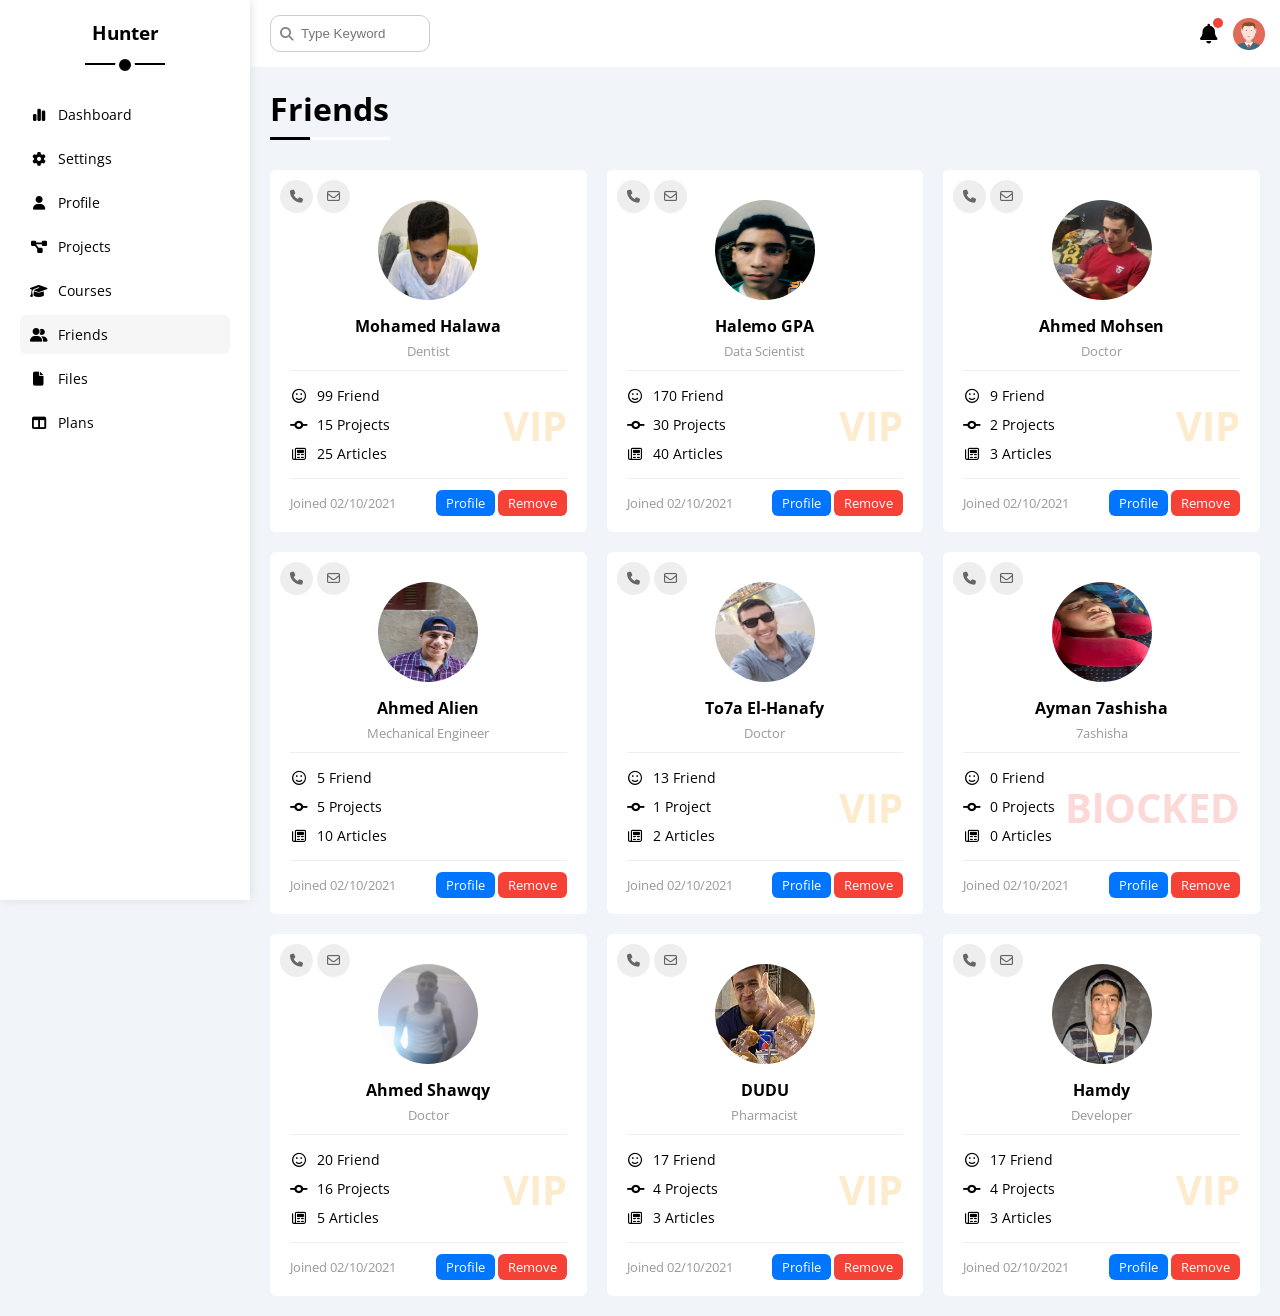
<file: friends.html>
<!DOCTYPE html>
<html lang="en">
  <head>
    <meta charset="UTF-8" />
    <meta http-equiv="X-UA-Compatible" content="IE=edge" />
    <meta name="viewport" content="width=device-width, initial-scale=1.0" />
    <link rel="stylesheet" href="./css/all.min.css" />
    <link rel="stylesheet" href="./css/Framework.css" />
    <link rel="stylesheet" href="./css/style.css" />

    <link rel="preconnect" href="https://fonts.googleapis.com" />
    <link rel="preconnect" href="https://fonts.gstatic.com" crossorigin />
    <link
      href="https://fonts.googleapis.com/css2?family=Open+Sans:wght@300;400;500;600;700;800&display=swap"
      rel="stylesheet"
    />
    <title>Friends</title>
  </head>
  <body>
    <div class="page d-flex">
      <div class="sidebar bg-white p-20">
        <h3 class="p-relative txt-c mt-0">Hunter</h3>
        <ul class="p-0 list-none">
          <li>
            <a
              href="index.html"
              class="d-flex align-center fs-14 c-black rad-6 p-10"
            >
              <i class="fa-solid fa-chart-simple fa-fw"></i>

              <span class="hide-mobile">Dashboard</span>
            </a>
          </li>
          <li>
            <a
              href="settings.html"
              class="d-flex align-center fs-14 c-black rad-6 p-10"
            >
              <i class="fa fa-gear fa-fw" aria-hidden="true"></i>
              <span class="hide-mobile">Settings</span></a
            >
          </li>
          <li>
            <a
              href="profile.html"
              class="d-flex align-center fs-14 c-black rad-6 p-10"
              ><i class="fa fa-user fa-fw" aria-hidden="true"></i>
              <span class="hide-mobile">Profile</span></a
            >
          </li>
          <li>
            <a
              href="projects.html"
              class="d-flex align-center fs-14 c-black rad-6 p-10"
            >
              <i class="fa-solid fa-diagram-project fa-fw"></i>
              <span class="hide-mobile">Projects</span></a
            >
          </li>

          <li>
            <a
              href="courses.html"
              class="d-flex align-center fs-14 c-black rad-6 p-10"
            >
              <i class="fa fa-graduation-cap fa-fw" aria-hidden="true"></i>
              <span class="hide-mobile">Courses</span></a
            >
          </li>
          <li>
            <a
              href="friends.html"
              class="active d-flex align-center fs-14 c-black rad-6 p-10"
            >
              <i class="fa-solid fa-user-group fa-fw"></i>
              <span class="hide-mobile">Friends</span></a
            >
          </li>
          <li>
            <a
              href="files.html"
              class="d-flex align-center fs-14 c-black rad-6 p-10"
            >
              <i class="fa fa-file fa-fw" aria-hidden="true"></i>
              <span class="hide-mobile">Files</span></a
            >
          </li>
          <li>
            <a
              href="plans.html"
              class="d-flex align-center fs-14 c-black rad-6 p-10"
            >
              <i class="fa-solid fa-table-columns fa-fw"></i>
              <span class="hide-mobile">Plans</span></a
            >
          </li>
        </ul>
      </div>
      <div class="content w-full">
        <!-- Start head -->
        <div class="head bg-white d-flex p-15 between-flex">
          <div class="search p-relative">
            <input type="search" class="p-10" placeholder="Type Keyword" />
          </div>
          <div class="icons d-flex align-center">
            <span class="notification p-relative">
              <i class="fa fa-bell fa-lg" aria-hidden="true"></i>
            </span>
            <img src="imgs/avatar.png" alt="" />
          </div>
        </div>
        <!-- end head -->
        <h1 class="p-relative">Friends</h1>
        <div class="friends-page d-grid m-20 gap-20">
          <div class="friend bg-white rad-6 p-20 p-relative">
            <div class="contact">
              <i class="fa-solid fa-phone"></i>
              <i class="fa-regular fa-envelope"></i>
            </div>
            <div class="txt-c">
              <img
                class="rad-half mt-10 mb-10 w-100 h-100"
                src="imgs/halawa.jpg"
                alt=""
              />
              <h4 class="m-0">Mohamed Halawa</h4>
              <p class="c-grey fs-13 mb- mt-5">Dentist</p>
            </div>
            <div class="icons fs-14 p-relative">
              <div class="mb-10">
                <i class="fa-regular fa-face-smile fa-fw"></i>
                <span>99 Friend</span>
              </div>
              <div class="mb-10">
                <i class="fa-solid fa-code-commit fa-fw"></i>
                <span>15 Projects</span>
              </div>
              <div>
                <i class="fa-regular fa-newspaper fa-fw"></i>
                <span>25 Articles</span>
              </div>
              <span class="vip fw-bold c-orange">VIP</span>
            </div>
            <div class="info between-flex fs-13">
              <span class="c-grey">Joined 02/10/2021</span>
              <div>
                <a
                  target="_blank"
                  class="bg-blue c-white btn-shape"
                  href="https://www.facebook.com/profile.php?id=100038330056789"
                  >Profile</a
                >
                <a class="bg-red c-white btn-shape" href="#">Remove</a>
              </div>
            </div>
          </div>
          <div class="friend bg-white rad-6 p-20 p-relative">
            <div class="contact">
              <i class="fa-solid fa-phone"></i>
              <i class="fa-regular fa-envelope"></i>
            </div>
            <div class="txt-c">
              <img
                class="rad-half mt-10 mb-10 w-100 h-100"
                src="imgs/halemo.jpg"
                alt=""
              />
              <h4 class="m-0">Halemo GPA</h4>
              <p class="c-grey fs-13 mb- mt-5">Data Scientist</p>
            </div>
            <div class="icons fs-14 p-relative">
              <div class="mb-10">
                <i class="fa-regular fa-face-smile fa-fw"></i>
                <span>170 Friend</span>
              </div>
              <div class="mb-10">
                <i class="fa-solid fa-code-commit fa-fw"></i>
                <span>30 Projects</span>
              </div>
              <div>
                <i class="fa-regular fa-newspaper fa-fw"></i>
                <span>40 Articles</span>
              </div>
              <span class="vip fw-bold c-orange">VIP</span>
            </div>
            <div class="info between-flex fs-13">
              <span class="c-grey">Joined 02/10/2021</span>
              <div>
                <a
                  target="_blank"
                  class="bg-blue c-white btn-shape"
                  href="https://www.facebook.com/halemogpa"
                  >Profile</a
                >
                <a class="bg-red c-white btn-shape" href="#">Remove</a>
              </div>
            </div>
          </div>
          <div class="friend bg-white rad-6 p-20 p-relative">
            <div class="contact">
              <i class="fa-solid fa-phone"></i>
              <i class="fa-regular fa-envelope"></i>
            </div>
            <div class="txt-c">
              <img
                class="rad-half mt-10 mb-10 w-100 h-100"
                src="imgs/mohsen.jpg"
                alt=""
              />
              <h4 class="m-0">Ahmed Mohsen</h4>
              <p class="c-grey fs-13 mb- mt-5">Doctor</p>
            </div>
            <div class="icons fs-14 p-relative">
              <div class="mb-10">
                <i class="fa-regular fa-face-smile fa-fw"></i>
                <span>9 Friend</span>
              </div>
              <div class="mb-10">
                <i class="fa-solid fa-code-commit fa-fw"></i>
                <span>2 Projects</span>
              </div>
              <div>
                <i class="fa-regular fa-newspaper fa-fw"></i>
                <span>3 Articles</span>
              </div>
              <span class="vip fw-bold c-orange">VIP</span>
            </div>
            <div class="info between-flex fs-13">
              <span class="c-grey">Joined 02/10/2021</span>
              <div>
                <a
                  target="_blank"
                  class="bg-blue c-white btn-shape"
                  href="https://www.facebook.com/ahmed.mohsen.142687"
                  >Profile</a
                >
                <a class="bg-red c-white btn-shape" href="#">Remove</a>
              </div>
            </div>
          </div>
          <div class="friend bg-white rad-6 p-20 p-relative">
            <div class="contact">
              <i class="fa-solid fa-phone"></i>
              <i class="fa-regular fa-envelope"></i>
            </div>
            <div class="txt-c">
              <img
                class="rad-half mt-10 mb-10 w-100 h-100"
                src="imgs/alien.jpg"
                alt=""
              />
              <h4 class="m-0">Ahmed Alien</h4>
              <p class="c-grey fs-13 mb- mt-5">Mechanical Engineer</p>
            </div>
            <div class="icons fs-14 p-relative">
              <div class="mb-10">
                <i class="fa-regular fa-face-smile fa-fw"></i>
                <span>5 Friend</span>
              </div>
              <div class="mb-10">
                <i class="fa-solid fa-code-commit fa-fw"></i>
                <span>5 Projects</span>
              </div>
              <div>
                <i class="fa-regular fa-newspaper fa-fw"></i>
                <span>10 Articles</span>
              </div>
            </div>
            <div class="info between-flex fs-13">
              <span class="c-grey">Joined 02/10/2021</span>
              <div>
                <a
                  target="_blank"
                  class="bg-blue c-white btn-shape"
                  href="https://www.facebook.com/ahmed.eladl.3998"
                  >Profile</a
                >
                <a class="bg-red c-white btn-shape" href="#">Remove</a>
              </div>
            </div>
          </div>
          <div class="friend bg-white rad-6 p-20 p-relative">
            <div class="contact">
              <i class="fa-solid fa-phone"></i>
              <i class="fa-regular fa-envelope"></i>
            </div>
            <div class="txt-c">
              <img
                class="rad-half mt-10 mb-10 w-100 h-100"
                src="imgs/to7a.jpg"
                alt=""
              />
              <h4 class="m-0">To7a El-Hanafy</h4>
              <p class="c-grey fs-13 mb- mt-5">Doctor</p>
            </div>
            <div class="icons fs-14 p-relative">
              <div class="mb-10">
                <i class="fa-regular fa-face-smile fa-fw"></i>
                <span>13 Friend</span>
              </div>
              <div class="mb-10">
                <i class="fa-solid fa-code-commit fa-fw"></i>
                <span>1 Project</span>
              </div>
              <div>
                <i class="fa-regular fa-newspaper fa-fw"></i>
                <span>2 Articles</span>
              </div>
              <span class="vip fw-bold c-orange">VIP</span>
            </div>
            <div class="info between-flex fs-13">
              <span class="c-grey">Joined 02/10/2021</span>
              <div>
                <a
                  target="_blank"
                  class="bg-blue c-white btn-shape"
                  href="https://www.facebook.com/abdelfattah.elhanafy.7"
                  >Profile</a
                >
                <a class="bg-red c-white btn-shape" href="#">Remove</a>
              </div>
            </div>
          </div>
          <div class="friend bg-white rad-6 p-20 p-relative">
            <div class="contact">
              <i class="fa-solid fa-phone"></i>
              <i class="fa-regular fa-envelope"></i>
            </div>
            <div class="txt-c">
              <img
                class="rad-half mt-10 mb-10 w-100 h-100"
                src="imgs/💩.jpg"
                alt=""
              />
              <h4 class="m-0">Ayman 7ashisha</h4>
              <p class="c-grey fs-13 mb- mt-5">7ashisha</p>
            </div>
            <div class="icons fs-14 p-relative">
              <div class="mb-10">
                <i class="fa-regular fa-face-smile fa-fw"></i>
                <span>0 Friend</span>
              </div>
              <div class="mb-10">
                <i class="fa-solid fa-code-commit fa-fw"></i>
                <span>0 Projects</span>
              </div>
              <div>
                <i class="fa-regular fa-newspaper fa-fw"></i>
                <span>0 Articles</span>
              </div>
              <span class="vip fw-bold c-red">BlOCKED</span>
            </div>
            <div class="info between-flex fs-13">
              <span class="c-grey">Joined 02/10/2021</span>
              <div>
                <a
                  target="_blank"
                  class="bg-blue c-white btn-shape"
                  href="https://www.facebook.com/aymanyousif22"
                  >Profile</a
                >
                <a class="bg-red c-white btn-shape" href="#">Remove</a>
              </div>
            </div>
          </div>
          <div class="friend bg-white rad-6 p-20 p-relative">
            <div class="contact">
              <i class="fa-solid fa-phone"></i>
              <i class="fa-regular fa-envelope"></i>
            </div>
            <div class="txt-c">
              <img
                class="rad-half mt-10 mb-10 w-100 h-100"
                src="imgs/shawqy.jpg"
                alt=""
              />
              <h4 class="m-0">Ahmed Shawqy</h4>
              <p class="c-grey fs-13 mb- mt-5">Doctor</p>
            </div>
            <div class="icons fs-14 p-relative">
              <div class="mb-10">
                <i class="fa-regular fa-face-smile fa-fw"></i>
                <span>20 Friend</span>
              </div>
              <div class="mb-10">
                <i class="fa-solid fa-code-commit fa-fw"></i>
                <span>16 Projects</span>
              </div>
              <div>
                <i class="fa-regular fa-newspaper fa-fw"></i>
                <span>5 Articles</span>
              </div>
              <span class="vip fw-bold c-orange">VIP</span>
            </div>
            <div class="info between-flex fs-13">
              <span class="c-grey">Joined 02/10/2021</span>
              <div>
                <a
                  target="_blank"
                  class="bg-blue c-white btn-shape"
                  href="https://www.facebook.com/profile.php?id=100015559154720"
                  >Profile</a
                >
                <a class="bg-red c-white btn-shape" href="#">Remove</a>
              </div>
            </div>
          </div>
          <div class="friend bg-white rad-6 p-20 p-relative">
            <div class="contact">
              <i class="fa-solid fa-phone"></i>
              <i class="fa-regular fa-envelope"></i>
            </div>
            <div class="txt-c">
              <img
                class="rad-half mt-10 mb-10 w-100 h-100"
                src="imgs/dudu.jpg"
                alt=""
              />
              <h4 class="m-0">DUDU</h4>
              <p class="c-grey fs-13 mb- mt-5">Pharmacist</p>
            </div>
            <div class="icons fs-14 p-relative">
              <div class="mb-10">
                <i class="fa-regular fa-face-smile fa-fw"></i>
                <span>17 Friend</span>
              </div>
              <div class="mb-10">
                <i class="fa-solid fa-code-commit fa-fw"></i>
                <span>4 Projects</span>
              </div>
              <div>
                <i class="fa-regular fa-newspaper fa-fw"></i>
                <span>3 Articles</span>
              </div>
              <span class="vip fw-bold c-orange">VIP</span>
            </div>
            <div class="info between-flex fs-13">
              <span class="c-grey">Joined 02/10/2021</span>
              <div>
                <a
                  target="_blank"
                  class="bg-blue c-white btn-shape"
                  href="https://www.facebook.com/profile.php?id=100010543338474"
                  >Profile</a
                >
                <a class="bg-red c-white btn-shape" href="#">Remove</a>
              </div>
            </div>
          </div>
          <div class="friend bg-white rad-6 p-20 p-relative">
            <div class="contact">
              <i class="fa-solid fa-phone"></i>
              <i class="fa-regular fa-envelope"></i>
            </div>
            <div class="txt-c">
              <img
                class="rad-half mt-10 mb-10 w-100 h-100"
                src="imgs/hamdy.jpg"
                alt=""
              />
              <h4 class="m-0">Hamdy</h4>
              <p class="c-grey fs-13 mb- mt-5">Developer</p>
            </div>
            <div class="icons fs-14 p-relative">
              <div class="mb-10">
                <i class="fa-regular fa-face-smile fa-fw"></i>
                <span>17 Friend</span>
              </div>
              <div class="mb-10">
                <i class="fa-solid fa-code-commit fa-fw"></i>
                <span>4 Projects</span>
              </div>
              <div>
                <i class="fa-regular fa-newspaper fa-fw"></i>
                <span>3 Articles</span>
              </div>
              <span class="vip fw-bold c-orange">VIP</span>
            </div>
            <div class="info between-flex fs-13">
              <span class="c-grey">Joined 02/10/2021</span>
              <div>
                <a
                  target="_blank"
                  class="bg-blue c-white btn-shape"
                  href="https://www.facebook.com/profile.php?id=100014441444024"
                  >Profile</a
                >
                <a class="bg-red c-white btn-shape" href="#">Remove</a>
              </div>
            </div>
          </div>
        </div>
      </div>
    </div>
  </body>
</html>
</file>
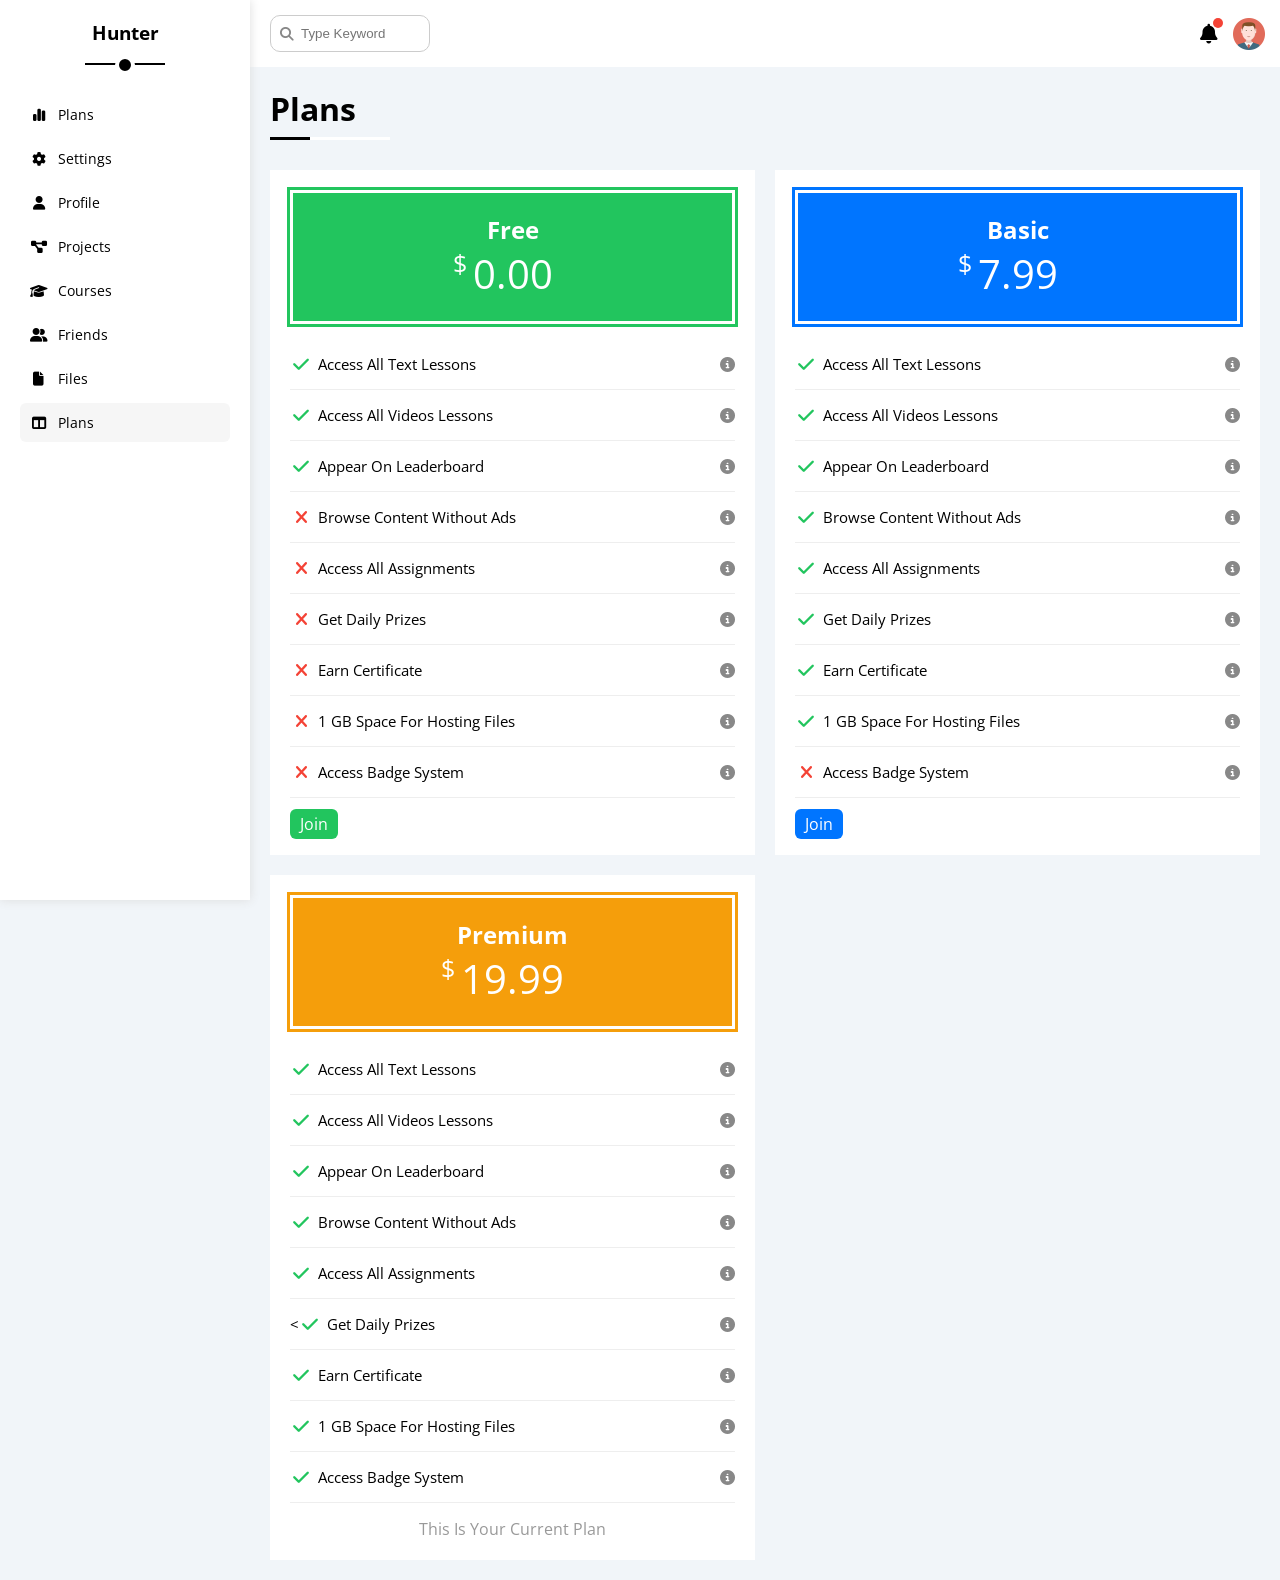
<file: plans.html>
<!DOCTYPE html>
<html lang="en">
  <head>
    <meta charset="UTF-8" />
    <meta http-equiv="X-UA-Compatible" content="IE=edge" />
    <meta name="viewport" content="width=device-width, initial-scale=1.0" />
    <link rel="stylesheet" href="./css/all.min.css" />
    <link rel="stylesheet" href="./css/Framework.css" />
    <link rel="stylesheet" href="./css/style.css" />

    <link rel="preconnect" href="https://fonts.googleapis.com" />
    <link rel="preconnect" href="https://fonts.gstatic.com" crossorigin />
    <link
      href="https://fonts.googleapis.com/css2?family=Open+Sans:wght@300;400;500;600;700;800&display=swap"
      rel="stylesheet"
    />
    <title>Profile</title>
  </head>
  <body>
    <div class="page d-flex">
      <div class="sidebar bg-white p-20">
        <h3 class="p-relative txt-c mt-0">Hunter</h3>
        <ul class="p-0 list-none">
          <li>
            <a
              href="index.html"
              class="d-flex align-center fs-14 c-black rad-6 p-10"
            >
              <i class="fa-solid fa-chart-simple fa-fw"></i>

              <span class="hide-mobile">Plans</span>
            </a>
          </li>
          <li>
            <a
              href="settings.html"
              class="d-flex align-center fs-14 c-black rad-6 p-10"
            >
              <i class="fa fa-gear fa-fw" aria-hidden="true"></i>
              <span class="hide-mobile">Settings</span></a
            >
          </li>
          <li>
            <a
              href="profile.html"
              class="d-flex align-center fs-14 c-black rad-6 p-10"
              ><i class="fa fa-user fa-fw" aria-hidden="true"></i>
              <span class="hide-mobile">Profile</span></a
            >
          </li>
          <li>
            <a
              href="projects.html"
              class="d-flex align-center fs-14 c-black rad-6 p-10"
            >
              <i class="fa-solid fa-diagram-project fa-fw"></i>
              <span class="hide-mobile">Projects</span></a
            >
          </li>

          <li>
            <a
              href="courses.html"
              class="d-flex align-center fs-14 c-black rad-6 p-10"
            >
              <i class="fa fa-graduation-cap fa-fw" aria-hidden="true"></i>
              <span class="hide-mobile">Courses</span></a
            >
          </li>
          <li>
            <a
              href="friends.html"
              class="d-flex align-center fs-14 c-black rad-6 p-10"
            >
              <i class="fa-solid fa-user-group fa-fw"></i>
              <span class="hide-mobile">Friends</span></a
            >
          </li>
          <li>
            <a
              href="files.html"
              class="d-flex align-center fs-14 c-black rad-6 p-10"
            >
              <i class="fa fa-file fa-fw" aria-hidden="true"></i>
              <span class="hide-mobile">Files</span></a
            >
          </li>
          <li>
            <a
              href="plans.html"
              class="active d-flex align-center fs-14 c-black rad-6 p-10"
            >
              <i class="fa-solid fa-table-columns fa-fw"></i>
              <span class="hide-mobile">Plans</span></a
            >
          </li>
        </ul>
      </div>
      <div class="content w-full">
        <!-- Start head -->
        <div class="head bg-white d-flex p-15 between-flex">
          <div class="search p-relative">
            <input type="search" class="p-10" placeholder="Type Keyword" />
          </div>
          <div class="icons d-flex align-center">
            <span class="notification p-relative">
              <i class="fa fa-bell fa-lg" aria-hidden="true"></i>
            </span>
            <img src="imgs/avatar.png" alt="" />
          </div>
        </div>
        <!-- end head -->
        <h1 class="p-relative">Plans</h1>
        <div class="plans-page d-grid m-20 gap-20">
            <div class="plan green bg-white p-20">
                <div class="top bg-green txt-c p-20">
                    <h2 class="m-0 c-white">Free</h2>
                    <div class="price c-white">
                        <span>$</span>0.00
                    </div>
                </div>
                    <ul class="list-none p-0 m-0 pt-15 pb-15">
                        <li>
                            <i class="fa-solid fa-check fa-fw yes"></i>
                            <span>Access All Text Lessons</span>
                            <i class="fa-solid fa-circle-info help"></i>
                        </li>
                        <li>
                            <i class="fa-solid fa-check fa-fw yes"></i>
                            <span>Access All Videos Lessons</span>
                            <i class="fa-solid fa-circle-info help"></i>
                        </li>
                        <li>
                            <i class="fa-solid fa-check fa-fw yes"></i>
                            <span>Appear On Leaderboard</span>
                            <i class="fa-solid fa-circle-info help"></i>
                        </li>
                        <li>
                            <i class="fa-solid fa-xmark fa-fw"></i>
                            <span>Browse Content Without Ads</span>
                            <i class="fa-solid fa-circle-info help"></i>
                        </li>
                        <li>
                            <i class="fa-solid fa-xmark fa-fw"></i>
                            <span>Access All Assignments</span>
                            <i class="fa-solid fa-circle-info help"></i>
                        </li><li>
                            <i class="fa-solid fa-xmark fa-fw"></i>
                            <span>Get Daily Prizes</span>
                            <i class="fa-solid fa-circle-info help"></i>
                        </li><li>
                            <i class="fa-solid fa-xmark fa-fw"></i>
                            <span>Earn Certificate</span>
                            <i class="fa-solid fa-circle-info help"></i>
                        </li><li>
                            <i class="fa-solid fa-xmark fa-fw"></i>
                            <span>1 GB Space For Hosting Files</span>
                            <i class="fa-solid fa-circle-info help"></i>
                        </li><li>
                            <i class="fa-solid fa-xmark fa-fw"></i>
                            <span>Access Badge System</span>
                            <i class="fa-solid fa-circle-info help"></i>
                        </li>
                    </ul>
                    <a class="btn-shape bg-green c-white w-fit" href="#">Join</a>
                </div>
                <div class="plan blue bg-white p-20">
                <div class="top bg-blue txt-c p-20">
                    <h2 class="m-0 c-white">Basic</h2>
                    <div class="price c-white">
                        <span>$</span>7.99
                    </div>
                </div>
                    <ul class="list-none p-0 m-0 pt-15 pb-15">
                        <li>
                            <i class="fa-solid fa-check fa-fw yes"></i>
                            <span>Access All Text Lessons</span>
                            <i class="fa-solid fa-circle-info help"></i>
                        </li>
                        <li>
                            <i class="fa-solid fa-check fa-fw yes"></i>
                            <span>Access All Videos Lessons</span>
                            <i class="fa-solid fa-circle-info help"></i>
                        </li>
                        <li>
                            <i class="fa-solid fa-check fa-fw yes"></i>
                            <span>Appear On Leaderboard</span>
                            <i class="fa-solid fa-circle-info help"></i>
                        </li>
                        <li>
                            <i class="fa-solid fa-check fa-fw yes"></i>
                            <span>Browse Content Without Ads</span>
                            <i class="fa-solid fa-circle-info help"></i>
                        </li>
                        <li>
                            <i class="fa-solid fa-check fa-fw yes"></i>
                            <span>Access All Assignments</span>
                            <i class="fa-solid fa-circle-info help"></i>
                        </li><li>
                            <i class="fa-solid fa-check fa-fw yes"></i>
                            <span>Get Daily Prizes</span>
                            <i class="fa-solid fa-circle-info help"></i>
                        </li><li>
                            <i class="fa-solid fa-check fa-fw yes"></i>
                            <span>Earn Certificate</span>
                            <i class="fa-solid fa-circle-info help"></i>
                        </li><li>
                            <i class="fa-solid fa-check fa-fw yes"></i>
                            <span>1 GB Space For Hosting Files</span>
                            <i class="fa-solid fa-circle-info help"></i>
                        </li><li>
                            <i class="fa-solid fa-xmark fa-fw"></i>
                            <span>Access Badge System</span>
                            <i class="fa-solid fa-circle-info help"></i>
                        </li>
                    </ul>
                    <a class="btn-shape bg-blue c-white w-fit" href="#">Join</a>
                </div>
                <div class="plan orange bg-white p-20">
                <div class="top bg-orange txt-c p-20">
                    <h2 class="m-0 c-white">Premium</h2>
                    <div class="price c-white">
                        <span>$</span>19.99
                    </div>
                </div>
                    <ul class="list-none p-0 m-0 pt-15 pb-15">
                        <li>
                            <i class="fa-solid fa-check fa-fw yes"></i>
                            <span>Access All Text Lessons</span>
                            <i class="fa-solid fa-circle-info help"></i>
                        </li>
                        <li>
                            <i class="fa-solid fa-check fa-fw yes"></i>
                            <span>Access All Videos Lessons</span>
                            <i class="fa-solid fa-circle-info help"></i>
                        </li>
                        <li>
                            <i class="fa-solid fa-check fa-fw yes"></i>
                            <span>Appear On Leaderboard</span>
                            <i class="fa-solid fa-circle-info help"></i>
                        </li>
                        <li>
                            <i class="fa-solid fa-check fa-fw yes"></i>
                            <span>Browse Content Without Ads</span>
                            <i class="fa-solid fa-circle-info help"></i>
                        </li>
                        <li>
                            <i class="fa-solid fa-check fa-fw yes"></i>
                            <span>Access All Assignments</span>
                            <i class="fa-solid fa-circle-info help"></i>
                        </li><li>
                            <<i class="fa-solid fa-check fa-fw yes"></i>
                            <span>Get Daily Prizes</span>
                            <i class="fa-solid fa-circle-info help"></i>
                        </li><li>
                            <i class="fa-solid fa-check fa-fw yes"></i>
                            <span>Earn Certificate</span>
                            <i class="fa-solid fa-circle-info help"></i>
                        </li><li>
                            <i class="fa-solid fa-check fa-fw yes"></i>
                            <span>1 GB Space For Hosting Files</span>
                            <i class="fa-solid fa-circle-info help"></i>
                        </li><li>
                            <i class="fa-solid fa-check fa-fw yes"></i>
                            <span>Access Badge System</span>
                            <i class="fa-solid fa-circle-info help"></i>
                        </li>
                    </ul>
                    <p class="c-grey txt-c">This Is Your Current Plan</p>
                </div>
            </div>
        </div>
        </div>
      </div>
    </div>
  </body>
</html>
</file>
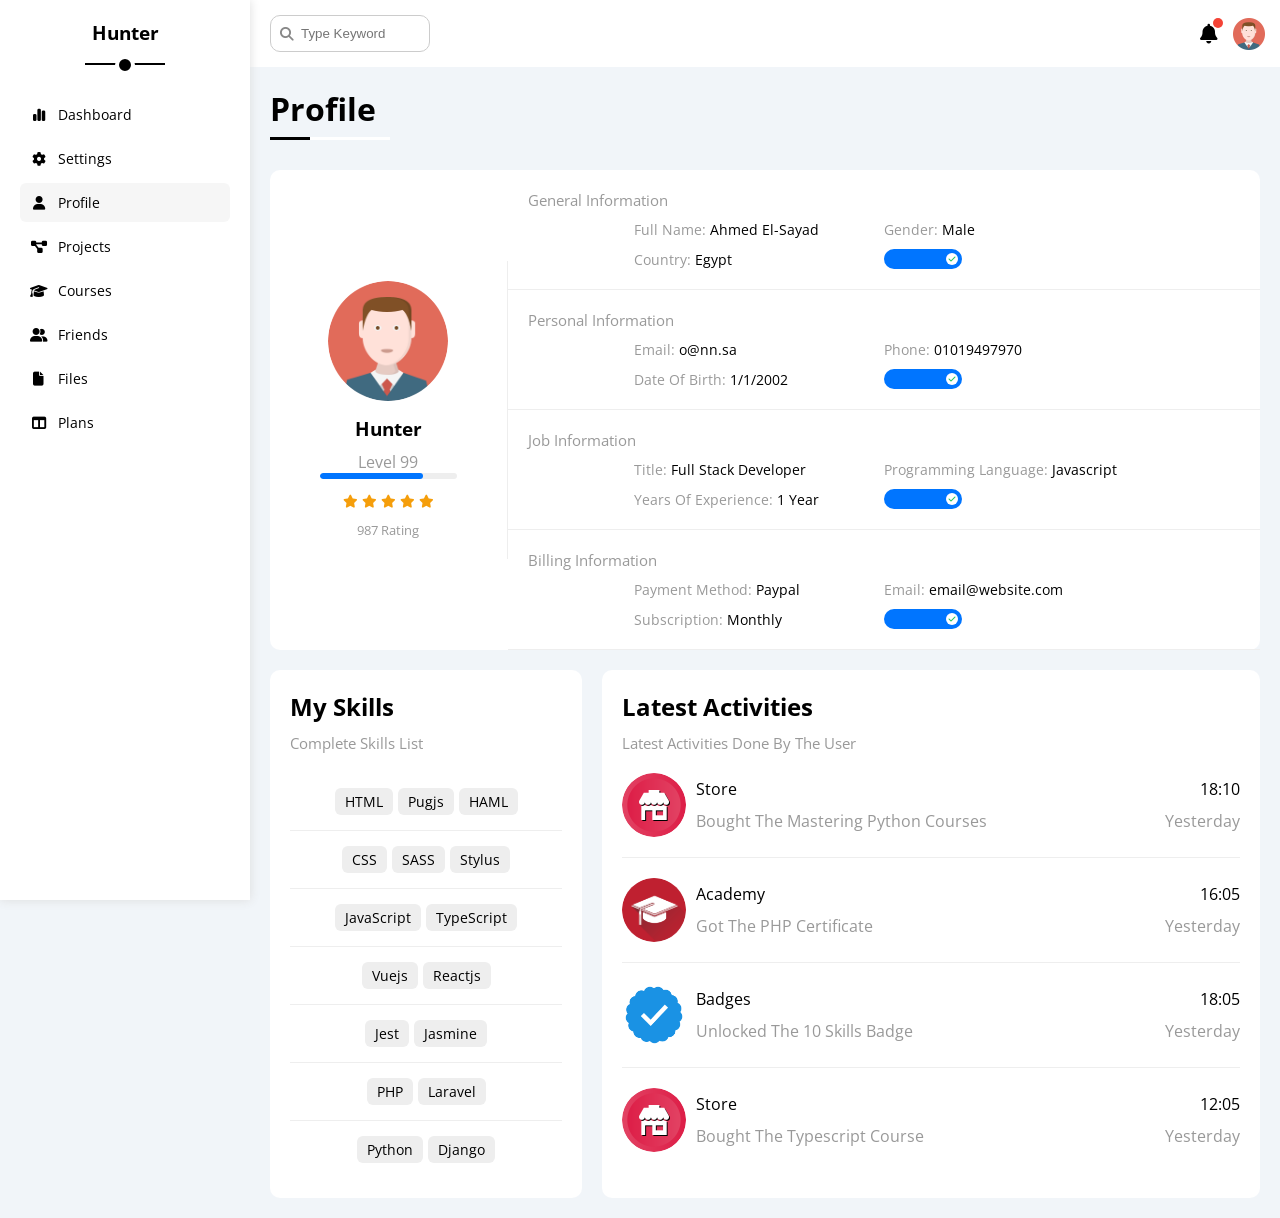
<file: profile.html>
<!DOCTYPE html>
<html lang="en">
  <head>
    <meta charset="UTF-8" />
    <meta http-equiv="X-UA-Compatible" content="IE=edge" />
    <meta name="viewport" content="width=device-width, initial-scale=1.0" />
    <link rel="stylesheet" href="./css/all.min.css" />
    <link rel="stylesheet" href="./css/Framework.css" />
    <link rel="stylesheet" href="./css/style.css" />

    <link rel="preconnect" href="https://fonts.googleapis.com" />
    <link rel="preconnect" href="https://fonts.gstatic.com" crossorigin />
    <link
      href="https://fonts.googleapis.com/css2?family=Open+Sans:wght@300;400;500;600;700;800&display=swap"
      rel="stylesheet"
    />
    <title>Profile</title>
  </head>
  <body>
    <div class="page d-flex">
      <div class="sidebar bg-white p-20">
        <h3 class="p-relative txt-c mt-0">Hunter</h3>
        <ul class="p-0 list-none">
          <li>
            <a
              href="index.html"
              class="d-flex align-center fs-14 c-black rad-6 p-10"
            >
              <i class="fa-solid fa-chart-simple fa-fw"></i>

              <span class="hide-mobile">Dashboard</span>
            </a>
          </li>
          <li>
            <a
              href="settings.html"
              class="d-flex align-center fs-14 c-black rad-6 p-10"
            >
              <i class="fa fa-gear fa-fw" aria-hidden="true"></i>
              <span class="hide-mobile">Settings</span></a
            >
          </li>
          <li>
            <a
              href="profile.html"
              class="active d-flex align-center fs-14 c-black rad-6 p-10"
              ><i class="fa fa-user fa-fw" aria-hidden="true"></i>
              <span class="hide-mobile">Profile</span></a
            >
          </li>
          <li>
            <a
              href="projects.html"
              class="d-flex align-center fs-14 c-black rad-6 p-10"
            >
              <i class="fa-solid fa-diagram-project fa-fw"></i>
              <span class="hide-mobile">Projects</span></a
            >
          </li>

          <li>
            <a
              href="courses.html"
              class="d-flex align-center fs-14 c-black rad-6 p-10"
            >
              <i class="fa fa-graduation-cap fa-fw" aria-hidden="true"></i>
              <span class="hide-mobile">Courses</span></a
            >
          </li>
          <li>
            <a
              href="friends.html"
              class="d-flex align-center fs-14 c-black rad-6 p-10"
            >
              <i class="fa-solid fa-user-group fa-fw"></i>
              <span class="hide-mobile">Friends</span></a
            >
          </li>
          <li>
            <a
              href="files.html"
              class="d-flex align-center fs-14 c-black rad-6 p-10"
            >
              <i class="fa fa-file fa-fw" aria-hidden="true"></i>
              <span class="hide-mobile">Files</span></a
            >
          </li>
          <li>
            <a
              href="plans.html"
              class="d-flex align-center fs-14 c-black rad-6 p-10"
            >
              <i class="fa-solid fa-table-columns fa-fw"></i>
              <span class="hide-mobile">Plans</span></a
            >
          </li>
        </ul>
      </div>
      <div class="content w-full">
        <!-- Start head -->
        <div class="head bg-white d-flex p-15 between-flex">
          <div class="search p-relative">
            <input type="search" class="p-10" placeholder="Type Keyword" />
          </div>
          <div class="icons d-flex align-center">
            <span class="notification p-relative">
              <i class="fa fa-bell fa-lg" aria-hidden="true"></i>
            </span>
            <img src="imgs/avatar.png" alt="" />
          </div>
        </div>
        <!-- end head -->
        <h1 class="p-relative">Profile</h1>
        <div class="profile-page m-20">
            <!-- start overview -->
            <div class="overview bg-white rad-10 d-flex align-center ">
                <div class="avatar-box txt-c p-20">
                    <img class="mb-10 rad-half" src="imgs/avatar.png" alt="">
                    <h3 class="m-0">Hunter</h3>
                    <p class="c-grey mt-10">Level 99</p>
                    <div class="level rad-6 bg-eee p-relative">
                        <span style="width: 75%;"></span>
                    </div>
                    <div class="rating mt-10 mb-10">
                        <i class="fa-solid fa-star c-orange fs-13"></i>
                        <i class="fa-solid fa-star c-orange fs-13"></i>
                        <i class="fa-solid fa-star c-orange fs-13"></i>
                        <i class="fa-solid fa-star c-orange fs-13"></i>
                        <i class="fa-solid fa-star c-orange fs-13"></i>
                    </div>
                    <p class=" c-grey fs-13">987 Rating</p>
                </div>
                <div class="info-box w-full txt-c-mobile">
                    <!-- start info box -->
                    <div class="box p-20 center-flex">
                        <h4 class="c-grey fs-15 m-0 w-full">General Information</h4>
                        <div class="fs-14">
                            <span class="c-grey">Full Name:</span>
                            <span>Ahmed El-Sayad</span>
                        </div>
                        <div class="fs-14">
                            <span class="c-grey">Gender:</span>
                            <span>Male</span>
                        </div>
                        <div class="fs-14">
                            <span class="c-grey">Country:</span>
                            <span>Egypt</span>
                        </div>
                        <div class="fs-14">
                            <label>
                                <input type="checkbox" checked class="toggle-checkbox" />
                                <div class="toggle-switch"></div>
                            </label>
                        </div>
                    </div>
                    <!-- end info box -->
                    <!-- start info box -->
                    <div class="box p-20 center-flex">
                        <h4 class="c-grey fs-15 m-0 w-full">Personal Information</h4>
                        <div class="fs-14">
                            <span class="c-grey">Email:</span>
                            <span>o@nn.sa</span>
                        </div>
                        <div class="fs-14">
                            <span class="c-grey">Phone:</span>
                            <span>01019497970</span>
                        </div>
                        <div class="fs-14">
                            <span class="c-grey">Date Of Birth:</span>
                            <span>1/1/2002</span>
                        </div>
                        <div class="fs-14">
                            <label>
                                <input type="checkbox" checked class="toggle-checkbox" />
                                <div class="toggle-switch"></div>
                            </label>
                        </div>
                    </div>
                    <!-- end info box -->
                    <!-- start info box -->
                    <div class="box p-20 center-flex">
                        <h4 class="c-grey fs-15 m-0 w-full">Job Information</h4>
                        <div class="fs-14">
                            <span class="c-grey">Title:</span>
                            <span>Full Stack Developer</span>
                        </div>
                        <div class="fs-14">
                            <span class="c-grey">Programming Language:</span>
                            <span>Javascript</span>
                        </div>
                        <div class="fs-14">
                            <span class="c-grey">Years Of Experience:</span>
                            <span>1 Year</span>
                        </div>
                        <div class="fs-14">
                            <label>
                                <input type="checkbox" checked class="toggle-checkbox" />
                                <div class="toggle-switch"></div>
                            </label>
                        </div>
                    </div>
                    <!-- end info box -->
                    <!-- start info box -->
                    <div class="box p-20 center-flex">
                        <h4 class="c-grey fs-15 m-0 w-full">Billing Information</h4>
                        <div class="fs-14">
                            <span class="c-grey">Payment Method:</span>
                            <span>Paypal</span>
                        </div>
                        <div class="fs-14">
                            <span class="c-grey">Email:</span>
                            <span> email@website.com</span>
                        </div>
                        <div class="fs-14">
                            <span class="c-grey">Subscription:</span>
                            <span>Monthly</span>
                        </div>
                        <div class="fs-14">
                            <label>
                                <input type="checkbox" checked class="toggle-checkbox" />
                                <div class="toggle-switch"></div>
                            </label>
                        </div>
                    </div>
                    <!-- end info box -->
                </div>
                
            </div>
            <!-- end overview -->
            <!-- start other data -->
            <div class="other-data d-flex gap-20">
                <div class="skills-card p-20 bg-white rad-10 mt-20">
                    <h2 class="mt-0 mb-10">My Skills</h2>
                    <p class="mt-0 mb-20 c-grey fs-15">Complete Skills List</p>
                    <ul class=" list-none p-0 m-0 txt-c-mobile">
                        <li>
                            <span>HTML</span>
                            <span>Pugjs</span>
                            <span>HAML</span>
                        </li>
                        <li>
                            <span>CSS</span>
                            <span>SASS</span>
                            <span>Stylus</span>
                        </li>
                        <li>
                            <span>JavaScript</span>
                            <span>TypeScript</span>
                        </li>
                        <li>
                            <span>Vuejs</span>
                            <span>Reactjs</span>
                        </li>
                        <li>
                            <span>Jest</span>
                            <span>Jasmine</span>
                        </li>
                        <li>
                            <span>PHP</span>
                            <span>Laravel</span>
                        </li>
                        <li>
                            <span>Python</span>
                            <span>Django</span>
                        </li>
                    </ul>
                </div>
                <div class="activities p-20 bg-white rad-10 mt-20">
                    <h2 class="mt-0 mb-10">Latest Activities</h2>
                    <p class="mt-0 mb-20 c-grey fs-15">Latest Activities Done By The User</p>
                    <div class="activity d-flex align-center txt-c-mobile">
                        <img src="imgs/activity-01.png" alt="">
                        <div class="info">
                            <span class="d-block mb-10">Store</span>
                            <span class="c-grey">Bought The Mastering Python Courses</span>
                        </div>
                        <div class="date">
                            <span class="d-block mb-10">18:10</span>
                            <span class="c-grey">Yesterday</span>
                        </div>
                    </div>
                    <div class="activity d-flex align-center txt-c-mobile">
                        <img src="imgs/activity-02.png" alt="">
                        <div class="info">
                            <span class="d-block mb-10">Academy</span>
                            <span class="c-grey">Got The PHP Certificate</span>
                        </div>
                        <div class="date">
                            <span class="d-block mb-10">16:05</span>
                            <span class="c-grey">Yesterday</span>
                        </div>
                    </div>
                    <div class="activity d-flex align-center txt-c-mobile">
                        <img src="imgs/activity-03.png" alt="">
                        <div class="info">
                            <span class="d-block mb-10">Badges</span>
                            <span class="c-grey">Unlocked The 10 Skills Badge</span>
                        </div>
                        <div class="date">
                            <span class="d-block mb-10">18:05</span>
                            <span class="c-grey">Yesterday</span>
                        </div>
                    </div>
                    <div class="activity d-flex align-center txt-c-mobile">
                        <img src="imgs/activity-01.png" alt="">
                        <div class="info">
                            <span class="d-block mb-10">Store</span>
                            <span class="c-grey">Bought The Typescript Course</span>
                        </div>
                        <div class="date">
                            <span class="d-block mb-10">12:05</span>
                            <span class="c-grey">Yesterday</span>
                        </div>
                    </div>
                </div>
            </div>
            <!-- end other data -->
        </div>
        </div>
      </div>
    </div>
  </body>
</html>
</file>
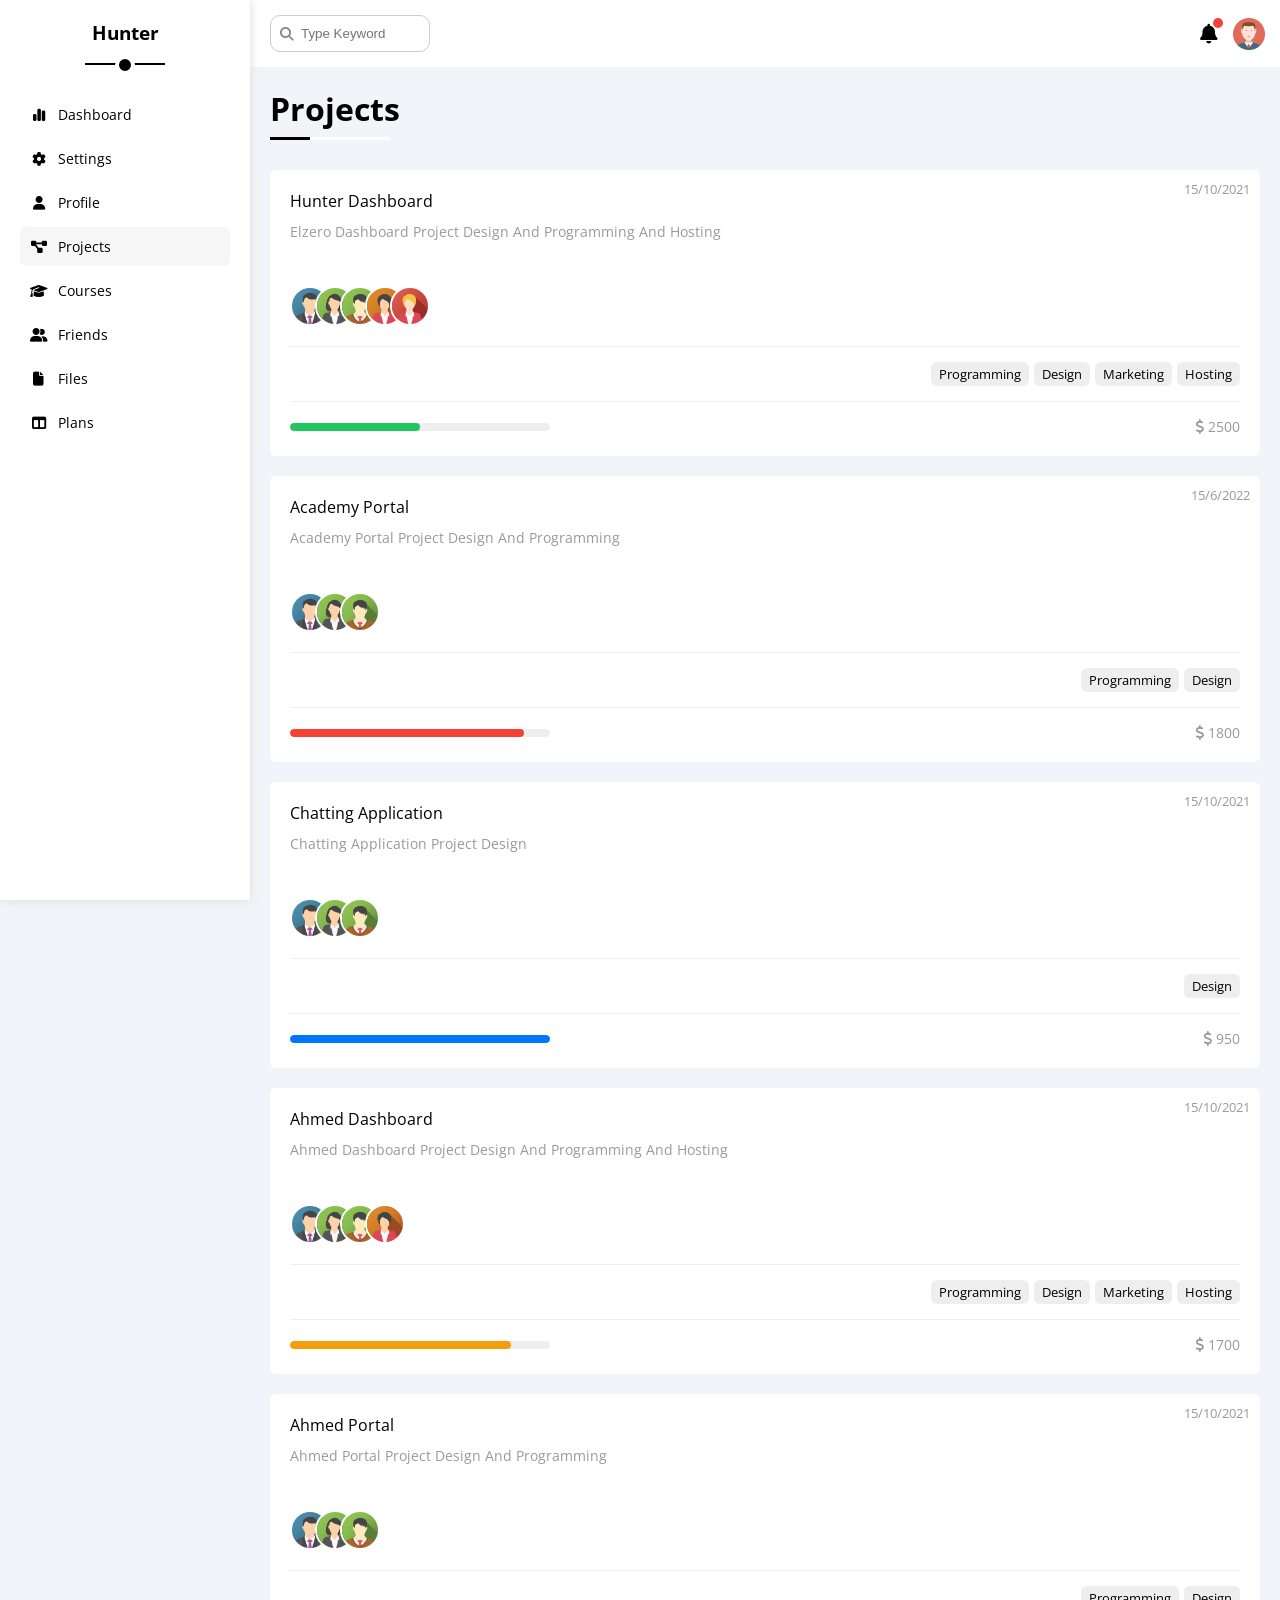
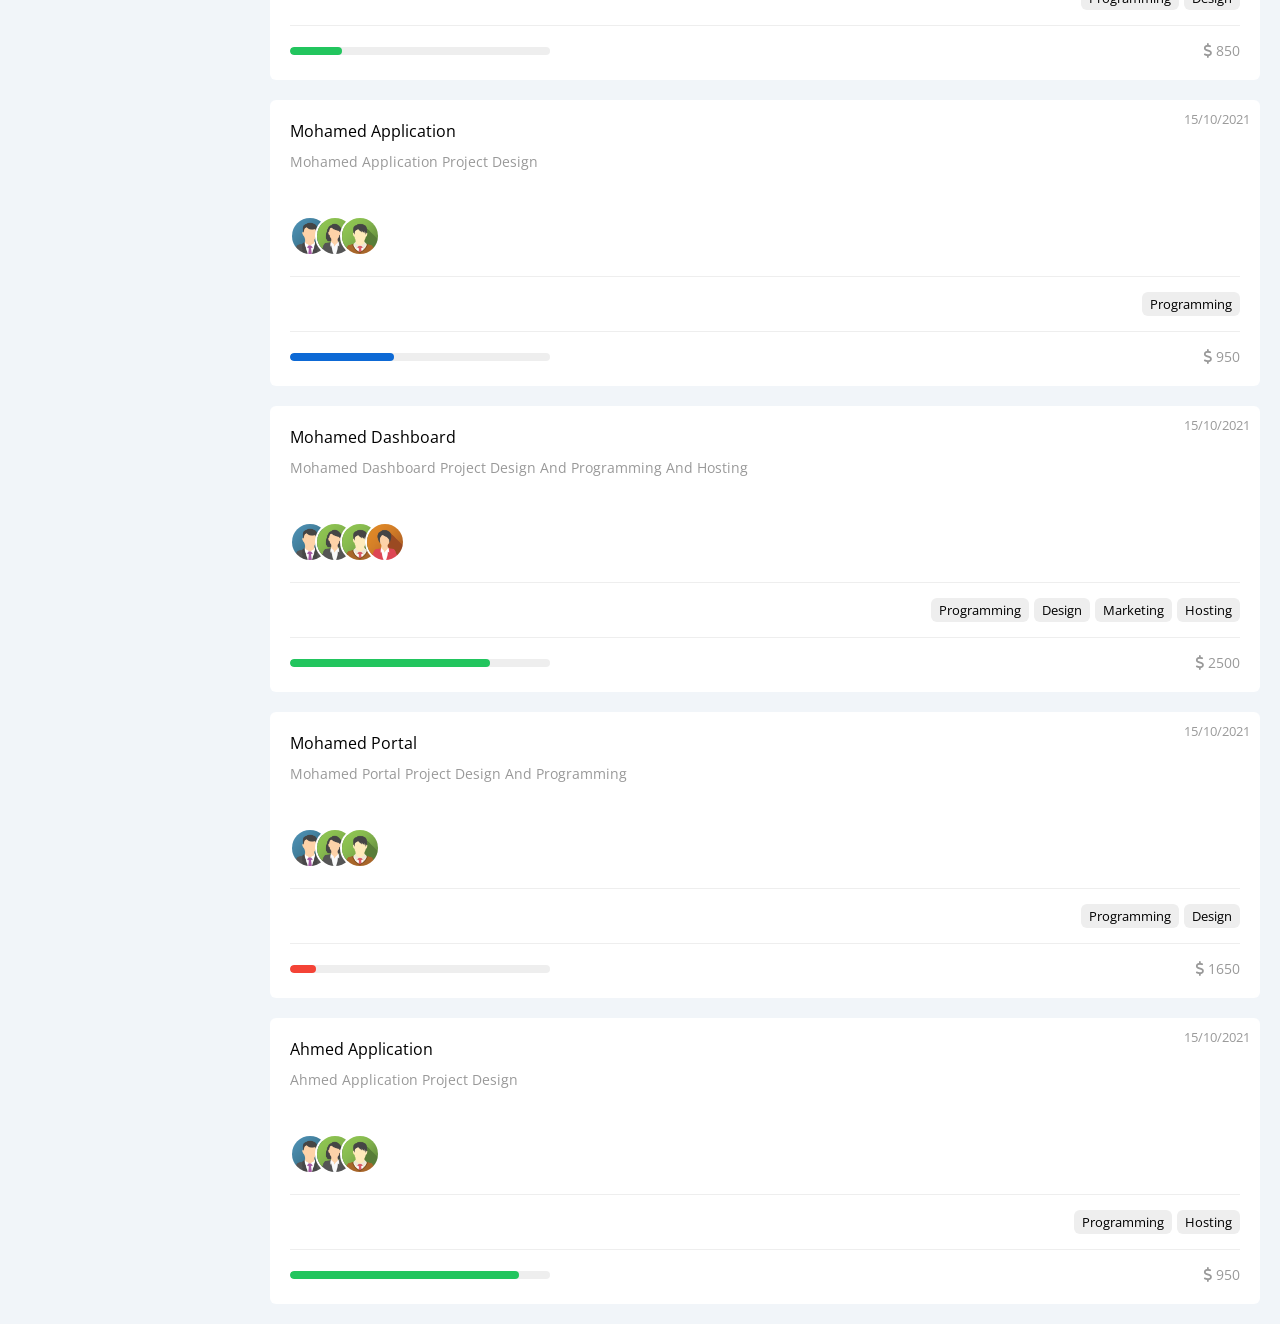
<file: projects.html>
<!DOCTYPE html>
<html lang="en">
  <head>
    <meta charset="UTF-8" />
    <meta http-equiv="X-UA-Compatible" content="IE=edge" />
    <meta name="viewport" content="width=device-width, initial-scale=1.0" />
    <link rel="stylesheet" href="./css/all.min.css" />
    <link rel="stylesheet" href="./css/Framework.css" />
    <link rel="stylesheet" href="./css/style.css" />

    <link rel="preconnect" href="https://fonts.googleapis.com" />
    <link rel="preconnect" href="https://fonts.gstatic.com" crossorigin />
    <link
      href="https://fonts.googleapis.com/css2?family=Open+Sans:wght@300;400;500;600;700;800&display=swap"
      rel="stylesheet"
    />
    <title>Projects</title>
  </head>
  <body>
    <div class="page d-flex">
      <div class="sidebar bg-white p-20">
        <h3 class="p-relative txt-c mt-0">Hunter</h3>
        <ul class="p-0 list-none">
          <li>
            <a
              href="index.html"
              class="d-flex align-center fs-14 c-black rad-6 p-10"
            >
              <i class="fa-solid fa-chart-simple fa-fw"></i>

              <span class="hide-mobile">Dashboard</span>
            </a>
          </li>
          <li>
            <a
              href="settings.html"
              class="d-flex align-center fs-14 c-black rad-6 p-10"
            >
              <i class="fa fa-gear fa-fw" aria-hidden="true"></i>
              <span class="hide-mobile">Settings</span></a
            >
          </li>
          <li>
            <a
              href="profile.html"
              class="d-flex align-center fs-14 c-black rad-6 p-10"
              ><i class="fa fa-user fa-fw" aria-hidden="true"></i>
              <span class="hide-mobile">Profile</span></a
            >
          </li>
          <li>
            <a
              href="projects.html"
              class="active d-flex align-center fs-14 c-black rad-6 p-10"
            >
              <i class="fa-solid fa-diagram-project fa-fw"></i>
              <span class="hide-mobile">Projects</span></a
            >
          </li>

          <li>
            <a
              href="courses.html"
              class="d-flex align-center fs-14 c-black rad-6 p-10"
            >
              <i class="fa fa-graduation-cap fa-fw" aria-hidden="true"></i>
              <span class="hide-mobile">Courses</span></a
            >
          </li>
          <li>
            <a
              href="friends.html"
              class="d-flex align-center fs-14 c-black rad-6 p-10"
            >
              <i class="fa-solid fa-user-group fa-fw"></i>
              <span class="hide-mobile">Friends</span></a
            >
          </li>
          <li>
            <a
              href="files.html"
              class="d-flex align-center fs-14 c-black rad-6 p-10"
            >
              <i class="fa fa-file fa-fw" aria-hidden="true"></i>
              <span class="hide-mobile">Files</span></a
            >
          </li>
          <li>
            <a
              href="plans.html"
              class="d-flex align-center fs-14 c-black rad-6 p-10"
            >
              <i class="fa-solid fa-table-columns fa-fw"></i>
              <span class="hide-mobile">Plans</span></a
            >
          </li>
        </ul>
      </div>
      <div class="content w-full">
        <!-- Start head -->
        <div class="head bg-white d-flex p-15 between-flex">
          <div class="search p-relative">
            <input type="search" class="p-10" placeholder="Type Keyword" />
          </div>
          <div class="icons d-flex align-center">
            <span class="notification p-relative">
              <i class="fa fa-bell fa-lg" aria-hidden="true"></i>
            </span>
            <img src="imgs/avatar.png" alt="" />
          </div>
        </div>
        <!-- end head -->
        <h1 class="p-relative">Projects</h1>
        <div class="projects-page d-grid m-20 gap-20">
          <div class="project bg-white p-20 rad-6 p-relative">
            <span class="date fs-13 c-grey">15/10/2021</span>
            <h4 class="m-0">Hunter Dashboard</h4>
            <p class="c-grey mt-10 mb-10 fs-14">
              Elzero Dashboard Project Design And Programming And Hosting
            </p>
            <div class="team">
              <a href="#"><img src="imgs/team-01.png" alt="" /></a
              ><a href="#"><img src="imgs/team-02.png" alt="" /></a
              ><a href="#"><img src="imgs/team-03.png" alt="" /></a
              ><a href="#"><img src="imgs/team-04.png" alt="" /></a
              ><a href="#"><img src="imgs/team-05.png" alt="" /></a>
            </div>
            <div class="techs d-flex">
              <span class="fs-13 bg-eee btn-shape">Programming</span>
              <span class="fs-13 bg-eee btn-shape">Design</span>
              <span class="fs-13 bg-eee btn-shape">Marketing</span>
              <span class="fs-13 bg-eee btn-shape">Hosting</span>
            </div>
            <div class="info between-flex">
              <div class="prog bg-eee">
                <span class="bg-red" style="width: 50%"></span>
              </div>
              <div class="fs-14 c-grey">
                <i class="fa-solid fa-dollar-sign"></i>
                2500
              </div>
            </div>
          </div>
          <div class="project bg-white p-20 rad-6 p-relative">
            <span class="date fs-13 c-grey">15/6/2022 </span>
            <h4 class="m-0">Academy Portal</h4>
            <p class="c-grey mt-10 mb-10 fs-14">
              Academy Portal Project Design And Programming
            </p>
            <div class="team">
              <a href="#"><img src="imgs/team-01.png" alt="" /></a
              ><a href="#"><img src="imgs/team-02.png" alt="" /></a
              ><a href="#"><img src="imgs/team-03.png" alt="" /></a>
            </div>
            <div class="techs d-flex">
              <span class="fs-13 bg-eee btn-shape">Programming</span>
              <span class="fs-13 bg-eee btn-shape">Design</span>
            </div>
            <div class="info between-flex">
              <div class="prog bg-eee">
                <span
                  class="bg-red"
                  style="width: 90%; background-color: var(--red-color)"
                ></span>
              </div>
              <div class="fs-14 c-grey">
                <i class="fa-solid fa-dollar-sign"></i>
                1800
              </div>
            </div>
          </div>
          <div class="project bg-white p-20 rad-6 p-relative">
            <span class="date fs-13 c-grey">15/10/2021</span>
            <h4 class="m-0">Chatting Application</h4>
            <p class="c-grey mt-10 mb-10 fs-14">
              Chatting Application Project Design
            </p>
            <div class="team">
              <a href="#"><img src="imgs/team-01.png" alt="" /></a
              ><a href="#"><img src="imgs/team-02.png" alt="" /></a
              ><a href="#"><img src="imgs/team-03.png" alt="" /></a>
            </div>
            <div class="techs d-flex">
              <span class="fs-13 bg-eee btn-shape">Design</span>
            </div>
            <div class="info between-flex">
              <div class="prog bg-eee">
                <span
                  class="bg-red"
                  style="width: 100%; background-color: var(--blue-color)"
                ></span>
              </div>
              <div class="fs-14 c-grey">
                <i class="fa-solid fa-dollar-sign"></i>
                950
              </div>
            </div>
          </div>
          <div class="project bg-white p-20 rad-6 p-relative">
            <span class="date fs-13 c-grey">15/10/2021</span>
            <h4 class="m-0">Ahmed Dashboard</h4>
            <p class="c-grey mt-10 mb-10 fs-14">
              Ahmed Dashboard Project Design And Programming And Hosting
            </p>
            <div class="team">
              <a href="#"><img src="imgs/team-01.png" alt="" /></a
              ><a href="#"><img src="imgs/team-02.png" alt="" /></a
              ><a href="#"><img src="imgs/team-03.png" alt="" /></a
              ><a href="#"><img src="imgs/team-04.png" alt="" /></a>
            </div>
            <div class="techs d-flex">
              <span class="fs-13 bg-eee btn-shape">Programming</span>
              <span class="fs-13 bg-eee btn-shape">Design</span>
              <span class="fs-13 bg-eee btn-shape">Marketing</span>
              <span class="fs-13 bg-eee btn-shape">Hosting</span>
            </div>
            <div class="info between-flex">
              <div class="prog bg-eee">
                <span
                  class="bg-red"
                  style="width: 85%; background-color: var(--orange-color)"
                ></span>
              </div>
              <div class="fs-14 c-grey">
                <i class="fa-solid fa-dollar-sign"></i>
                1700
              </div>
            </div>
          </div>
          <div class="project bg-white p-20 rad-6 p-relative">
            <span class="date fs-13 c-grey">15/10/2021</span>
            <h4 class="m-0">Ahmed Portal</h4>
            <p class="c-grey mt-10 mb-10 fs-14">
              Ahmed Portal Project Design And Programming
            </p>
            <div class="team">
              <a href="#"><img src="imgs/team-01.png" alt="" /></a
              ><a href="#"><img src="imgs/team-02.png" alt="" /></a
              ><a href="#"><img src="imgs/team-03.png" alt="" /></a>
            </div>
            <div class="techs d-flex">
              <span class="fs-13 bg-eee btn-shape">Programming</span>
              <span class="fs-13 bg-eee btn-shape">Design</span>
            </div>
            <div class="info between-flex">
              <div class="prog bg-eee">
                <span class="bg-red" style="width: 20%"></span>
              </div>
              <div class="fs-14 c-grey">
                <i class="fa-solid fa-dollar-sign"></i>
                850
              </div>
            </div>
          </div>
          <div class="project bg-white p-20 rad-6 p-relative">
            <span class="date fs-13 c-grey">15/10/2021</span>
            <h4 class="m-0">Mohamed Application</h4>
            <p class="c-grey mt-10 mb-10 fs-14">
              Mohamed Application Project Design
            </p>
            <div class="team">
              <a href="#"><img src="imgs/team-01.png" alt="" /></a
              ><a href="#"><img src="imgs/team-02.png" alt="" /></a
              ><a href="#"><img src="imgs/team-03.png" alt="" /></a>
            </div>
            <div class="techs d-flex">
              <span class="fs-13 bg-eee btn-shape">Programming</span>
            </div>
            <div class="info between-flex">
              <div class="prog bg-eee">
                <span
                  class="bg-red"
                  style="width: 40%; background-color: var(--blue-alt-color)"
                ></span>
              </div>
              <div class="fs-14 c-grey">
                <i class="fa-solid fa-dollar-sign"></i>
                950
              </div>
            </div>
          </div>
          <div class="project bg-white p-20 rad-6 p-relative">
            <span class="date fs-13 c-grey">15/10/2021</span>
            <h4 class="m-0">Mohamed Dashboard</h4>
            <p class="c-grey mt-10 mb-10 fs-14">
              Mohamed Dashboard Project Design And Programming And Hosting
            </p>
            <div class="team">
              <a href="#"><img src="imgs/team-01.png" alt="" /></a
              ><a href="#"><img src="imgs/team-02.png" alt="" /></a
              ><a href="#"><img src="imgs/team-03.png" alt="" /></a
              ><a href="#"><img src="imgs/team-04.png" alt="" /></a>
            </div>
            <div class="techs d-flex">
              <span class="fs-13 bg-eee btn-shape">Programming</span>
              <span class="fs-13 bg-eee btn-shape">Design</span>
              <span class="fs-13 bg-eee btn-shape">Marketing</span>
              <span class="fs-13 bg-eee btn-shape">Hosting</span>
            </div>
            <div class="info between-flex">
              <div class="prog bg-eee">
                <span
                  class="bg-red"
                  style="width: 77%; background-color: var(--green-color)"
                ></span>
              </div>
              <div class="fs-14 c-grey">
                <i class="fa-solid fa-dollar-sign"></i>
                2500
              </div>
            </div>
          </div>
          <div class="project bg-white p-20 rad-6 p-relative">
            <span class="date fs-13 c-grey">15/10/2021</span>
            <h4 class="m-0">Mohamed Portal</h4>
            <p class="c-grey mt-10 mb-10 fs-14">
              Mohamed Portal Project Design And Programming
            </p>
            <div class="team">
              <a href="#"><img src="imgs/team-01.png" alt="" /></a
              ><a href="#"><img src="imgs/team-02.png" alt="" /></a
              ><a href="#"><img src="imgs/team-03.png" alt="" /></a>
            </div>
            <div class="techs d-flex">
              <span class="fs-13 bg-eee btn-shape">Programming</span>
              <span class="fs-13 bg-eee btn-shape">Design</span>
            </div>
            <div class="info between-flex">
              <div class="prog bg-eee">
                <span
                  class="bg-red"
                  style="width: 10%; background-color: var(--red-color)"
                ></span>
              </div>
              <div class="fs-14 c-grey">
                <i class="fa-solid fa-dollar-sign"></i>
                1650
              </div>
            </div>
          </div>
          <div class="project bg-white p-20 rad-6 p-relative">
            <span class="date fs-13 c-grey">15/10/2021</span>
            <h4 class="m-0">Ahmed Application</h4>
            <p class="c-grey mt-10 mb-10 fs-14">
              Ahmed Application Project Design
            </p>
            <div class="team">
              <a href="#"><img src="imgs/team-01.png" alt="" /></a
              ><a href="#"><img src="imgs/team-02.png" alt="" /></a
              ><a href="#"><img src="imgs/team-03.png" alt="" /></a>
            </div>
            <div class="techs d-flex">
              <span class="fs-13 bg-eee btn-shape">Programming</span>
              <span class="fs-13 bg-eee btn-shape">Hosting</span>
            </div>
            <div class="info between-flex">
              <div class="prog bg-eee">
                <span
                  class="bg-red"
                  style="width: 88%; background-color: var(--green-color)"
                ></span>
              </div>
              <div class="fs-14 c-grey">
                <i class="fa-solid fa-dollar-sign"></i>
                950
              </div>
            </div>
          </div>
        </div>
      </div>
    </div>
  </body>
</html>
</file>
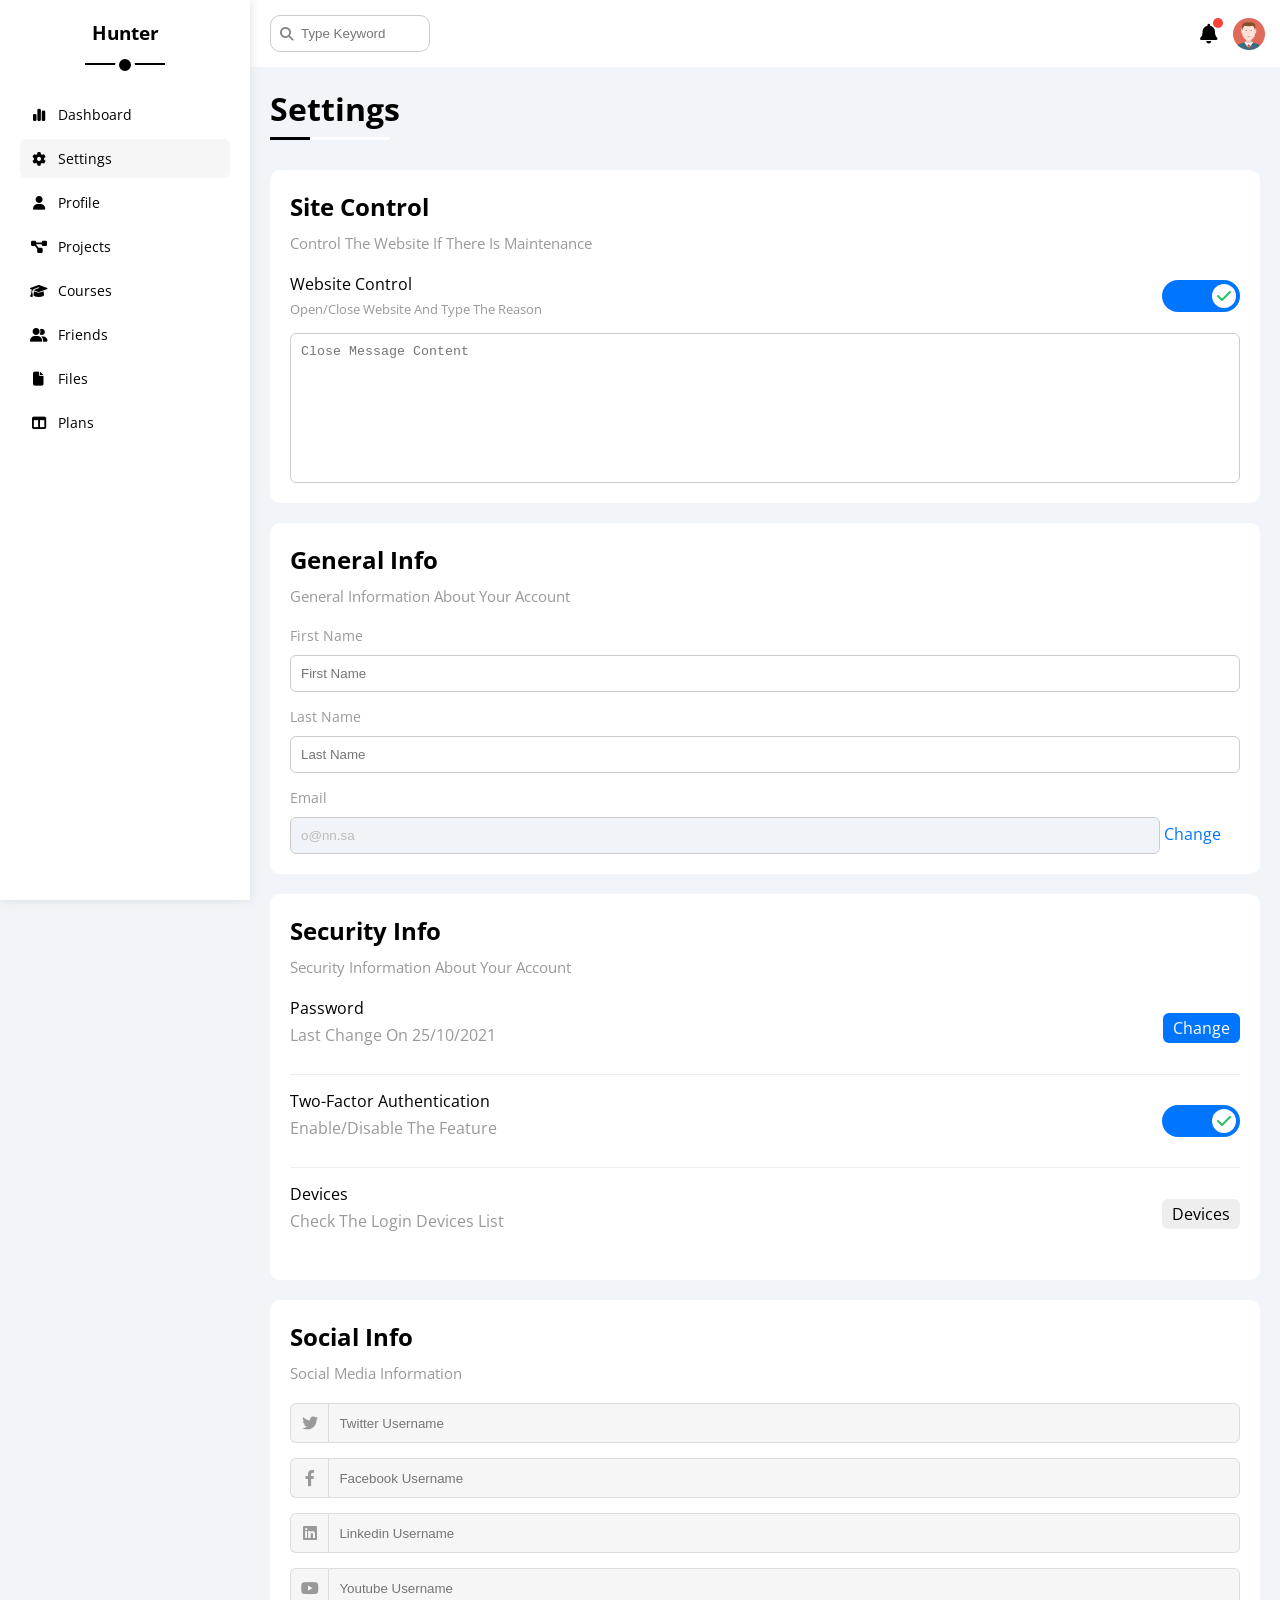
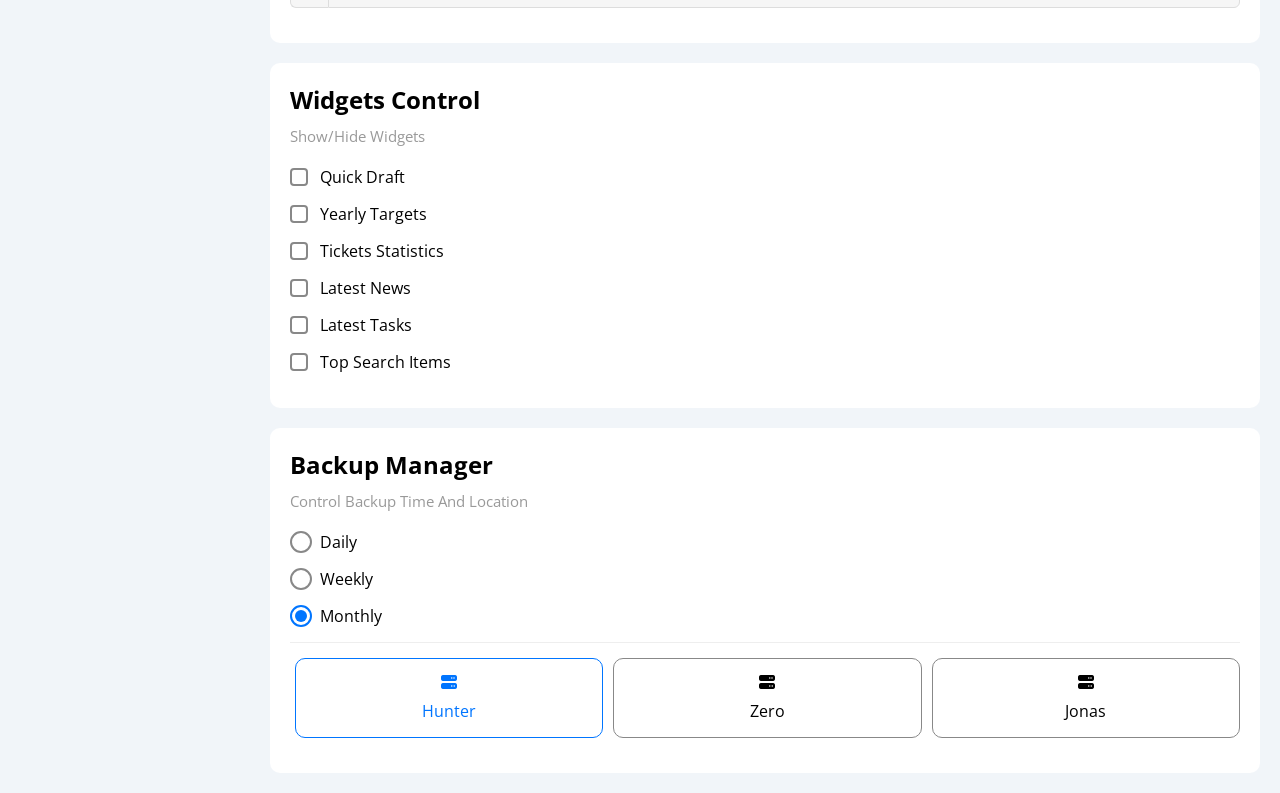
<file: settings.html>
<!DOCTYPE html>
<html lang="en">
  <head>
    <meta charset="UTF-8" />
    <meta http-equiv="X-UA-Compatible" content="IE=edge" />
    <meta name="viewport" content="width=device-width, initial-scale=1.0" />
    <link rel="stylesheet" href="./css/all.min.css" />
    <link rel="stylesheet" href="./css/Framework.css" />
    <link rel="stylesheet" href="./css/style.css" />

    <link rel="preconnect" href="https://fonts.googleapis.com" />
    <link rel="preconnect" href="https://fonts.gstatic.com" crossorigin />
    <link
      href="https://fonts.googleapis.com/css2?family=Open+Sans:wght@300;400;500;600;700;800&display=swap"
      rel="stylesheet"
    />
    <title>Settings</title>
  </head>
  <body>
    <div class="page d-flex">
      <div class="sidebar bg-white p-20">
        <h3 class="p-relative txt-c mt-0">Hunter</h3>
        <ul class="p-0 list-none">
          <li>
            <a
              href="index.html"
              class="d-flex align-center fs-14 c-black rad-6 p-10"
            >
              <i class="fa-solid fa-chart-simple fa-fw"></i>

              <span class="hide-mobile">Dashboard</span>
            </a>
          </li>
          <li>
            <a
              href="settings.html"
              class="active d-flex align-center fs-14 c-black rad-6 p-10"
            >
              <i class="fa fa-gear fa-fw" aria-hidden="true"></i>
              <span class="hide-mobile">Settings</span></a
            >
          </li>
          <li>
            <a
              href="profile.html"
              class="d-flex align-center fs-14 c-black rad-6 p-10"
              ><i class="fa fa-user fa-fw" aria-hidden="true"></i>
              <span class="hide-mobile">Profile</span></a
            >
          </li>
          <li>
            <a
              href="projects.html"
              class="d-flex align-center fs-14 c-black rad-6 p-10"
            >
              <i class="fa-solid fa-diagram-project fa-fw"></i>
              <span class="hide-mobile">Projects</span></a
            >
          </li>

          <li>
            <a
              href="courses.html"
              class="d-flex align-center fs-14 c-black rad-6 p-10"
            >
              <i class="fa fa-graduation-cap fa-fw" aria-hidden="true"></i>
              <span class="hide-mobile">Courses</span></a
            >
          </li>
          <li>
            <a
              href="friends.html"
              class="d-flex align-center fs-14 c-black rad-6 p-10"
            >
              <i class="fa-solid fa-user-group fa-fw"></i>
              <span class="hide-mobile">Friends</span></a
            >
          </li>
          <li>
            <a
              href="files.html"
              class="d-flex align-center fs-14 c-black rad-6 p-10"
            >
              <i class="fa fa-file fa-fw" aria-hidden="true"></i>
              <span class="hide-mobile">Files</span></a
            >
          </li>
          <li>
            <a
              href="plans.html"
              class="d-flex align-center fs-14 c-black rad-6 p-10"
            >
              <i class="fa-solid fa-table-columns fa-fw"></i>
              <span class="hide-mobile">Plans</span></a
            >
          </li>
        </ul>
      </div>
      <div class="content w-full">
        <!-- Start head -->
        <div class="head bg-white d-flex p-15 between-flex">
          <div class="search p-relative">
            <input type="search" class="p-10" placeholder="Type Keyword" />
          </div>
          <div class="icons d-flex align-center">
            <span class="notification p-relative">
              <i class="fa fa-bell fa-lg" aria-hidden="true"></i>
            </span>
            <img src="imgs/avatar.png" alt="" />
          </div>
        </div>
        <!-- end head -->
        <h1 class="p-relative">Settings</h1>
        <div class="settings-page m-20 d-grid gap-20">
          <!-- start settings box -->
          <div class="p-20 bg-white rad-10">
            <h2 class="mt-0 mb-10">Site Control</h2>
            <p class="mt-0 mb-20 c-grey fs-15">
              Control The Website If There Is Maintenance
            </p>
            <div class="mb-15 between-flex">
              <div>
                <span>Website Control</span>
                <p class="c-grey mt-5 mb-0 fs-13">
                  Open/Close Website And Type The Reason
                </p>
              </div>
              <div>
                <label>
                  <input type="checkbox" checked class="toggle-checkbox" />
                  <div class="toggle-switch"></div>
                </label>
              </div>
            </div>
            <textarea
              class="close-message p-10 rad-6 d-block w-full"
              placeholder="Close Message Content"
            ></textarea>
          </div>
          <!-- end settings box -->
          <!-- start settings box -->
          <div class="p-20 bg-white rad-10">
            <h2 class="mt-0 mb-10">General Info</h2>
            <p class="mt-0 mb-20 c-grey fs-15">
              General Information About Your Account
            </p>
            <div class="mb-15">
              <label class="fs-14 c-grey d-block mb-10" for="first"
                >First Name</label
              >
              <input
                type="text"
                placeholder="First Name"
                id="first"
                class="border-ccc w-full b-none p-10 rad-6 d-block"
              />
            </div>
            <div class="mb-15">
              <label class="fs-14 c-grey d-block mb-10" for="last"
                >Last Name</label
              >
              <input
                type="text"
                placeholder="Last Name"
                id="last"
                class="border-ccc w-full b-none p-10 rad-6 d-block"
              />
            </div>
            <div>
              <label class="fs-14 c-grey d-block mb-10" for="email"
                >Email</label
              >
              <input
                type="email"
                value="o@nn.sa"
                id="email"
                disabled
                class="email border-ccc w-full b-none p-10 rad-6 d-block"
              />
              <a href="#" class="c-blue">Change</a>
            </div>
          </div>
          <!-- end settings box -->
          <!-- start settings box -->
          <div class="p-20 bg-white rad-10">
            <h2 class="mt-0 mb-10">Security Info</h2>
            <p class="mt-0 mb-20 c-grey fs-15">
              Security Information About Your Account
            </p>
            <div class="sec-box mb-15 between-flex">
              <div>
                <span>Password</span>
                <p class="c-grey mt-5">Last Change On 25/10/2021</p>
              </div>
              <a href="#" class="button bg-blue c-white btn-shape">Change</a>
            </div>
            <div class="sec-box mb-15 between-flex">
              <div>
                <span>Two-Factor Authentication </span>
                <p class="c-grey mt-5">Enable/Disable The Feature</p>
              </div>
              <label>
                <input type="checkbox" checked class="toggle-checkbox" />
                <div class="toggle-switch"></div>
              </label>
            </div>
            <div class="sec-box between-flex">
              <div>
                <span>Devices</span>
                <p class="c-grey mt-5">Check The Login Devices List</p>
              </div>
              <a href="#" class="bg-eee c-black btn-shape">Devices</a>
            </div>
          </div>
          <!-- end settings box -->
          <!-- start settings box -->
          <div class="social-boxes p-20 bg-white rad-10">
            <h2 class="mt-0 mb-10">Social Info</h2>
            <p class="mt-0 mb-20 c-grey fs-15">Social Media Information</p>
            <div class="d-flex align-center mb-15">
              <i class="fa-brands fa-twitter center-flex c-grey"></i>
              <input
                type="text"
                class="w-full"
                placeholder="Twitter Username"
              />
            </div>
            <div class="d-flex align-center mb-15">
              <i class="fa-brands fa-facebook-f center-flex c-grey"></i>
              <input
                type="text"
                class="w-full"
                placeholder="Facebook Username"
              />
            </div>
            <div class="d-flex align-center mb-15">
              <i class="fa-brands fa-linkedin center-flex c-grey"></i>
              <input
                type="text"
                class="w-full"
                placeholder="Linkedin Username"
              />
            </div>
            <div class="d-flex align-center mb-15">
              <i class="fa-brands fa-youtube center-flex c-grey"></i>
              <input
                type="text"
                class="w-full"
                placeholder="Youtube Username"
              />
            </div>
          </div>
          <!-- end settings box -->
          <!-- start settings box -->
          <div class="widgets-control p-20 bg-white rad-10">
            <h2 class="mt-0 mb-10">Widgets Control</h2>
            <p class="mt-0 mb-20 c-grey fs-15">Show/Hide Widgets</p>
            <div class="control d-flex align-center mb-15">
              <input type="checkbox" id="one" />
              <label for="one">Quick Draft</label>
            </div>
            <div class="control d-flex align-center mb-15">
              <input type="checkbox" id="two" />
              <label for="two">Yearly Targets</label>
            </div>
            <div class="control d-flex align-center mb-15">
              <input type="checkbox" id="three" />
              <label for="three">Tickets Statistics</label>
            </div>
            <div class="control d-flex align-center mb-15">
              <input type="checkbox" id="four" />
              <label for="four">Latest News</label>
            </div>
            <div class="control d-flex align-center mb-15">
              <input type="checkbox" id="five" />
              <label for="five">Latest Tasks</label>
            </div>
            <div class="control d-flex align-center mb-15">
              <input type="checkbox" id="six" />
              <label for="six">Top Search Items</label>
            </div>
          </div>
          <!-- end settings box -->
          <!-- start settings box -->
          <div class="backup-control p-20 bg-white rad-10">
            <h2 class="mt-0 mb-10">Backup Manager</h2>
            <p class="mt-0 mb-20 c-grey fs-15">
              Control Backup Time And Location
            </p>
            <div class="date d-flex align-center mb-15">
              <input type="radio" name="time" checked id="daily" />
              <label for="daily">Daily</label>
            </div>
            <div class="date d-flex align-center mb-15">
              <input type="radio" name="time" checked id="weekly" />
              <label for="weekly">Weekly</label>
            </div>
            <div class="date d-flex align-center mb-15">
              <input type="radio" name="time" checked id="monthly" />
              <label for="monthly">Monthly</label>
            </div>
            <div class="servers d-flex align-center txt-c">
              <input type="radio" name="servers" checked id="server-one" />
              <div class="server mb-15 rad-10 w-full">
                <label class="d-block m-15" for="server-one"
                  ><i class="fa-solid fa-server d-block mb-10"></i>
                  Hunter</label
                >
              </div>
              <input type="radio" name="servers" id="server-two" />
              <div class="server mb-15 rad-10 w-full">
                <label class="d-block m-15" for="server-two"
                  ><i class="fa-solid fa-server d-block mb-10"></i> Zero</label
                >
              </div>
              <input type="radio" name="servers" id="server-three" />
              <div class="server mb-15 rad-10 w-full">
                <label class="d-block m-15" for="server-three"
                  ><i class="fa-solid fa-server d-block mb-10"></i> Jonas</label
                >
              </div>
            </div>
          </div>
          <!-- end settings box -->
        </div>
      </div>
    </div>
  </body>
</html>
</file>
<file: css/Framework.css>
/*Start padding + border + margin*/

.p-0 {
  padding: 0;
}
.p-10 {
  padding: 10px;
}
.pt-10 {
  padding-top: 10px;
}
.pb-10 {
  padding-bottom: 10px;
}
.p-15 {
  padding: 15px;
}
.pt-15 {
  padding-top: 15px;
}
.pb-15 {
  padding-bottom: 15px;
}
.pl-15 {
  padding-left: 15px;
}
.p-20 {
  padding: 20px;
}
.pt-20 {
  padding-top: 20px;
}
.pb-20 {
  padding-bottom: 20px;
}
.m-0 {
  margin: 0;
}
.mt-0 {
  margin: 0;
}
.mb-0 {
  margin-bottom: 0;
}
.m-5 {
  margin: 5px;
}
.mt-5 {
  margin-top: 5px;
}
.mb-5 {
  margin-bottom: 5px;
}
.m-10 {
  margin: 10px;
}
.mt-10 {
  margin-top: 10px;
}
.mr-10 {
  margin-right: 10px;
}
.mb-10 {
  margin-bottom: 10px;
}
.m-15 {
  margin: 15px;
}
.mt-15 {
  margin-top: 15px;
}
.mr-15 {
  margin-right: 15px;
}
.mb-15 {
  margin-bottom: 15px;
}
.m-20 {
  margin: 20px;
}
.mt-20 {
  margin-top: 20px;
}
.mb-20 {
  margin-bottom: 20px;
}
.mt-25 {
  margin-top: 25px;
}
.mb-25 {
  margin-bottom: 25px;
}
.mt-30 {
  margin-top: 30px;
}
.mt-35 {
  margin-top: 35px;
}
.mt-45 {
  margin-top: 45px;
}
.b-none {
  border: none;
}
.border-ccc {
  border: 1px solid #ccc;
}
.border-eee {
  border: 1px solid #eee;
}

/*End padding+margin*/
/*Start color*/
.c-black {
  color: #000;
}
.c-grey {
  color: #999;
}
.c-white {
  color: white;
}
.c-blue {
  color: #0075ff;
}
.c-orange {
  color: rgb(245, 158, 11);
}
.c-green {
  color: rgba(34, 197, 94);
}
.c-red {
  color: #f44336;
}
.bg-red {
  background-color: #f44336;
}
.bg-green {
  background-color: rgba(34, 197, 94);
}
.bg-blue {
  background-color: #0075ff;
}
.bg-eee {
  background-color: #eee;
}
.bg-white {
  background-color: white;
}
.bg-orange {
  background-color: rgb(245, 158, 11);
}
/*End color*/
/*Start border*/
.rad-6 {
  border-radius: 6px;
  -webkit-border-radius: 6px;
  -moz-border-radius: 6px;
  -ms-border-radius: 6px;
  -o-border-radius: 6px;
}
.rad-10 {
  border-radius: 10px;
  -webkit-border-radius: 10px;
  -moz-border-radius: 10px;
  -ms-border-radius: 10px;
  -o-border-radius: 10px;
}
.rad-half {
  border-radius: 50%;
  -webkit-border-radius: 50%;
  -moz-border-radius: 50%;
  -ms-border-radius: 50%;
  -o-border-radius: 50%;
}
/*End border*/
/*start position*/
.p-relative {
  position: relative;
}
.p-absolute {
  position: absolute;
}
/*End Position*/
/*Start Box*/
.d-block {
  display: block;
}
.d-flex {
  display: flex;
}
.f-wrap {
  flex-wrap: wrap;
}
.d-grid {
  display: grid;
}
.gap-20 {
  gap: 20px;
}
.align-center {
  align-items: center;
}
.space-between {
  justify-content: space-between;
}

@media (max-width: 767px) {
  .hide-mobile {
    display: none;
  }
  .block-mobile {
    display: block;
  }
}
/*End Box*/
/*Start Font*/
.txt-c {
  text-align: center;
}
.txt-d-linethrough {
  text-decoration: line-through;
}
.fs-13 {
  font-size: 13px;
}
.fs-14 {
  font-size: 14px;
}
.fs-15 {
  font-size: 15px;
}
.fs-25 {
  font-size: 25px;
}
.fw-bold {
  font-weight: bold;
}
@media (max-width: 767px) {
  .txt-c-mobile {
    text-align: center;
  }
}
/*End font*/
/*start list*/
.list-none {
  list-style: none;
}
/*end list*/
/* start components */
.center-flex {
  display: flex;
  align-items: center;
  justify-content: center;
}
.between-flex {
  display: flex;
  align-items: center;
  justify-content: space-between;
}
.btn-shape {
  padding: 4px 10px;
  border-radius: 6px;
  -webkit-border-radius: 6px;
  -moz-border-radius: 6px;
  -ms-border-radius: 6px;
  -o-border-radius: 6px;
}
/* end components */
/* start width & Height */
.w-full {
  width: 100%;
}
.w-fit {
  width: fit-content;
}
.h-full {
  height: 100%;
}
.w-100 {
  width: 100px;
}
.h-100 {
  height: 100px;
}
/* end width */
</file>
<file: css/style.css>
:root {
  --blue-color: #0075ff;
  --blue-alt-color: #0d69d5;
  --orange-color: #f59e0b;
  --green-color: #22c55e;
  --red-color: #f44336;
  --grey-color: #888;
}
input[type="search"]::-webkit-search-cancel-button {
  appearance: none;
}
* {
  box-sizing: border-box;
  margin: 0;
  caret-color: var(--blue-color);
}
*:focus {
  outline: none;
}
::-webkit-scrollbar {
  width: 15px;
}
::-webkit-scrollbar-thumb {
  background-color: var(--blue-color);
}
::-webkit-scrollbar-track {
  background-color: white;
}
::-webkit-scrollbar-thumb:hover {
  background-color: var(--blue-alt-color);
}
a {
  text-decoration: none;
}
body {
  font-family: "Open Sans", sans-serif;
}
.page {
  min-height: 100vh;
  background-color: #f1f5f9;
}
/*start sidebar*/
.sidebar {
  width: 250px;
  box-shadow: 0 0 10px #ddd;
  z-index: 15;
  position: fixed;
  left: 0;
  top: 0;
  height: 100vh;
}

.sidebar > h3 {
  margin-bottom: 50px;
}

.sidebar > h3::after,
.sidebar > h3::before {
  content: "";
  background-color: black;
  position: absolute;
  left: 50%;
  bottom: -20px;
}
.sidebar > h3::before {
  width: 80px;
  height: 2px;
  transform: translateX(-50%);
  -webkit-transform: translateX(-50%);
  -moz-transform: translateX(-50%);
  -ms-transform: translateX(-50%);
  -o-transform: translateX(-50%);
}

.sidebar > h3::after {
  width: 12px;
  height: 12px;
  border-radius: 50%;
  transform: translate(-50%, 50%);
  border: solid 4px white;
  -webkit-border-radius: 50%;
  -moz-border-radius: 50%;
  -ms-border-radius: 50%;
  -o-border-radius: 50%;
  -webkit-transform: translate(-50%, 50%);
  -moz-transform: translate(-50%, 50%);
  -ms-transform: translate(-50%, 50%);
  -o-transform: translate(-50%, 50%);
}

.sidebar ul li a {
  margin-bottom: 5px;
  transition: 0.3s;
  -webkit-transition: 0.3s;
  -moz-transition: 0.3s;
  -ms-transition: 0.3s;
  -o-transition: 0.3s;
}
.sidebar ul li a:is(:hover, .active) {
  background-color: #f6f6f6;
}
.sidebar ul li span {
  font-size: 14px;
  margin-left: 10px;
}
@media (max-width: 767px) {
  .sidebar {
    width: 62px;
    padding: 10px;
  }
  .sidebar > h3 {
    font-size: 13px;
    margin-bottom: 15px;
  }
  .sidebar > h3::after,
  .sidebar > h3::before {
    display: none;
  }
}
/*end sidebar*/
/* start content */
.content {
  overflow: hidden;
  width: calc(100% - 250px);
  margin-left: auto;
  z-index: 0;
}
@media (max-width: 767px) {
  .content {
    width: calc(100% - 62px);
  }
}
.head .search::before {
  font-family: "Font Awesome 6 Free";
  content: "\f002";
  font-weight: 900;
  position: absolute;
  left: 15px;
  top: 50%;
  color: var(--grey-color);
  font-size: 14px;
  transform: translateY(-50%);
  -webkit-transform: translateY(-50%);
  -moz-transform: translateY(-50%);
  -ms-transform: translateY(-50%);
  -o-transform: translateY(-50%);
}
.head .search input {
  border: 1px solid #ccc;
  padding-left: 30px;
  width: 160px;
  transition: width 0.3s;
  margin-left: 5px;
  border-radius: 10px;
  -webkit-border-radius: 10px;
  -moz-border-radius: 10px;
  -ms-border-radius: 10px;
  -o-border-radius: 10px;
  -webkit-transition: width 0.3s;
  -moz-transition: width 0.3s;
  -ms-transition: width 0.3s;
  -o-transition: width 0.3s;
}
.head .search input:focus {
  width: 200px;
}
.head .search input:focus::placeholder {
  opacity: 0;
}
.head .icons .notification::before {
  content: "";
  position: absolute;
  width: 10px;
  height: 10px;
  background-color: var(--red-color);
  right: -5px;
  top: -5px;
  border-radius: 50%;
  -webkit-border-radius: 50%;
  -moz-border-radius: 50%;
  -ms-border-radius: 50%;
  -o-border-radius: 50%;
}
.head .icons img {
  width: 32px;
  height: 32px;
  margin-left: 15px;
}
.page h1 {
  margin: 20px 20px 40px;
}
.page h1::after,
.page h1::before {
  content: "";
  height: 3px;
  position: absolute;
  bottom: -10px;
  left: 0;
}
.page h1::before {
  background-color: white;
  width: 120px;
}
.page h1::after {
  background-color: black;
  width: 40px;
}
.wrapper {
  grid-template-columns: repeat(auto-fill, minmax(450px, 1fr));
  margin-left: 20px;
  margin-right: 20px;
}
@media (max-width: 767px) {
  .wrapper {
    grid-template-columns: minmax(200px, 1fr);
    margin-left: 10px;
    margin-right: 10px;
  }
}
/* end content */
/* start welcome widget */
.welcome {
  overflow: hidden;
}
.welcome .intro img {
  width: 200px;
  margin-bottom: -10px;
}
.welcome .avatar {
  width: 64px;
  height: 64px;
  border: 2px solid white;
  padding: 2px;
  box-shadow: 0 0 5px #ddd;
  transform: translate(28%, -50%);
  border-radius: 50%;
  -webkit-border-radius: 50%;
  -moz-border-radius: 50%;
  -ms-border-radius: 50%;
  -o-border-radius: 50%;
  margin-left: 20px;
  -webkit-transform: translate(0, -50%);
  -moz-transform: translate(0, -50%);
  -ms-transform: translate(0, -50%);
  -o-transform: translate(0, -50%);
}
.welcome .body {
  border-top: 1px solid #eee;
  border-bottom: 1px solid #eee;
}
.welcome .body > div {
  flex: 1;
}
.welcome .visit {
  margin: 0 15px 15px auto;
  transition: 0.3s;
  -webkit-transition: 0.3s;
  -moz-transition: 0.3s;
  -ms-transition: 0.3s;
  -o-transition: 0.3s;
}
.welcome .visit:hover {
  background-color: var(--blue-alt-color);
}
@media (max-width: 767px) {
  .welcome .intro {
    padding-bottom: 30px;
  }
  .welcome .avatar {
    margin-left: 0;
  }
  .welcome .body > div:not(:last-child) {
    margin-bottom: 20px;
  }
}
/* end welcome widget */
/* start quick draft widget */
.quick-draft textarea {
  resize: none;
  min-height: 180px;
}
.quick-draft .save {
  margin-left: auto;
  cursor: pointer;
  transition: 0.3s;
  -webkit-transition: 0.3s;
  -moz-transition: 0.3s;
  -ms-transition: 0.3s;
  -o-transition: 0.3s;
}
.quick-draft .save:hover {
  background-color: var(--blue-alt-color);
}
/* end quick draft widget */
/* start targets */
.targets .targets-row .icon {
  width: 80px;
  height: 80px;
  margin-right: 15px;
}
.targets .details {
  flex: 1;
}
.targets .details .progress {
  height: 4px;
}
.targets .details .progress > span {
  position: absolute;
  left: 0;
  top: 0;
  height: 100%;
}
.targets .details .progress > span > span {
  position: absolute;
  bottom: 16px;
  right: 0;
  color: white;
  padding: 2px 5px;
  font-size: 13px;
  border-radius: 6px;
  transform: translateX(50%);
  -webkit-transform: translateX(50%);
  -moz-transform: translateX(50%);
  -ms-transform: translateX(50%);
  -o-transform: translateX(50%);
  -webkit-border-radius: 6px;
  -moz-border-radius: 6px;
  -ms-border-radius: 6px;
  -o-border-radius: 6px;
}
.targets .details .progress > span > span::after {
  content: "";
  border-color: transparent;
  border-width: 5px;
  border-style: solid;

  position: absolute;
  bottom: -9px;
  left: 50%;
  transform: translateX(-50%);
  -webkit-transform: translateX(-50%);
  -moz-transform: translateX(-50%);
  -ms-transform: translateX(-50%);
  -o-transform: translateX(-50%);
}
.targets .details .progress > .blue > span::after {
  border-top-color: var(--blue-color);
}
.targets .details .progress > .orange > span::after {
  border-top-color: var(--orange-color);
}
.targets .details .progress > .green > span::after {
  border-top-color: var(--green-color);
}
.blue :is(.icon, .progress) {
  background-color: rgba(0, 119, 255, 0.2);
}
.orange :is(.icon, .progress) {
  background-color: rgb(245, 158, 11, 20%);
}
.green :is(.icon, .progress) {
  background-color: rgba(34, 197, 94, 0.2);
}
/* end targets */
/* start tickets */
.tickets .box {
  border: 1px solid #ccc;
  width: calc(50% - 10px);
}
@media (max-width: 767px) {
  .tickets .box {
    width: 100%;
  }
}
/* end tickets */
/* start lates news */

.latest-news .news-row:not(:last-of-type) {
  margin-bottom: 20px;
  padding-bottom: 20px;
  border-bottom: 1px solid #eee;
}
.latest-news .news-row img {
  width: 100px;
  margin-right: 15px;
  border-radius: 6px;
  -webkit-border-radius: 6px;
  -moz-border-radius: 6px;
  -ms-border-radius: 6px;
  -o-border-radius: 6px;
}
.latest-news .info {
  flex-grow: 1;
}
.latest-news .info h3 {
  margin: 0 0 6px;
  font-size: 16px;
}
@media (max-width: 767px) {
  .latest-news .news-row {
    display: block;
  }
  .latest-news .news-row .label {
    margin: 10px auto;
    width: fit-content;
  }
}
/* end latest news */
/* start tasks */
.tasks .task-row:not(:last-child) {
  margin-bottom: 15px;
  padding-bottom: 15px;
  border-bottom: 1px solid #eee;
}
.tasks.info {
  flex-grow: 1;
}
.tasks .done {
  opacity: 0.3;
}
.tasks .delete {
  cursor: pointer;
  transition: 0.3s;
  -webkit-transition: 0.3s;
  -moz-transition: 0.3s;
  -ms-transition: 0.3s;
  -o-transition: 0.3s;
}
.tasks .delete:hover {
  color: var(--red-color);
}
/* end tasks */
/* start latest uploads */
.latest-uploads ul li:not(:last-child) {
  border-bottom: 1px solid #eee;
}
.latest-uploads ul li img {
  width: 40px;
  height: 40px;
}
/* end latest uploads */
/* start last project */
.last-project ul::before {
  content: "";
  position: absolute;
  left: 10px;
  width: 2px;
  height: 100%;
  background-color: var(--blue-color);
}
.last-project ul li::before {
  content: "";
  display: block;
  background-color: white;
  width: 20px;
  height: 20px;
  border: 2px solid white;
  border-radius: 50%;
  -webkit-border-radius: 50%;
  -moz-border-radius: 50%;
  -ms-border-radius: 50%;
  -o-border-radius: 50%;
  outline: 2px solid var(--blue-color);
  margin-right: 15px;
  z-index: 3;
}
.last-project ul li.done::before {
  background-color: var(--blue-color);
}
.last-project ul li.current::before {
  animation: blink 0.8s infinite alternate;
  -webkit-animation: blink 0.8s infinite alternate;
}
.last-project .launch-icon {
  position: absolute;
  width: 160px;
  right: 0;
  bottom: 0;
  opacity: 0.1;
}
@keyframes blink {
  from {
    background-color: white;
  }
  to {
    background-color: var(--blue-color);
  }
}
/* end last project */
/* start reminder */
.reminders ul li .key {
  width: 15px;
  height: 15px;
}
.reminders ul li > .blue {
  border-left: 2px solid var(--blue-color);
}
.reminders ul li > .green {
  border-left: 2px solid var(--green-color);
}

.reminders ul li > .orange {
  border-left: 2px solid var(--orange-color);
}

.reminders ul li > .red {
  border-left: 2px solid var(--red-color);
}
/* end reminders */
/* start last post */
.latest-post .avatar {
  width: 48px;
  height: 48px;
}
.latest-post .post-content {
  text-transform: capitalize;
  line-height: 1.8;
  border-top: 1px solid #eee;
  border-bottom: 1px solid #eee;
  min-height: 140px;
}
/* end last post */
/* start social media */
.social-media .box {
  padding-left: 70px;
}
.social-media .box i {
  position: absolute;
  left: 0;
  top: 0;
  width: 52px;
  transition: 0.3s;
  -webkit-transition: 0.3s;
  -moz-transition: 0.3s;
  -ms-transition: 0.3s;
  -o-transition: 0.3s;
}
.social-media .box i:hover {
  transform: rotate(5deg);
  -webkit-transform: rotate(5deg);
  -moz-transform: rotate(5deg);
  -ms-transform: rotate(5deg);
  -o-transform: rotate(5deg);
}
.social-media .facebook {
  background-color: rgba(24, 118, 242, 0.2);
  color: #1877f2;
}

.social-media .facebook :is(i, a) {
  background-color: #1877f2;
}
.social-media .twitter {
  background-color: rgba(29, 160, 242, 0.2);
  color: #1da1f2;
}
.social-media .twitter :is(i, a) {
  background-color: #1da1f2;
}
.social-media .youtube {
  background-color: rgba(255, 0, 0, 0.2);
  color: #ff0000;
}
.social-media .youtube :is(i, a) {
  background-color: #ff0000;
}
.social-media .linkedin {
  background-color: rgba(0, 118, 181, 0.2);
  color: #0077b5;
}
.social-media .linkedin :is(i, a) {
  background-color: #0077b5;
}
/* end social media */
/* start projects */

.projects .responsive-table {
  overflow-x: auto;
}
.projects table {
  min-width: 1000px;
  border-spacing: 0;
}
.projects thead td {
  background-color: #eee;
  font-weight: bold;
}
.projects table td {
  border-bottom: 1px solid #eee;
  padding: 15px;
}
.projects tbody td {
  border-bottom: 1px solid #eee;
  border-left: 1px solid #eee;
  transition: 0.3s;
  -webkit-transition: 0.3s;
  -moz-transition: 0.3s;
  -ms-transition: 0.3s;
  -o-transition: 0.3s;
}
.projects table tbody tr td:last-child {
  border-right: 1px solid #eee;
}
.projects tbody tr:hover td {
  background-color: #faf7f7;
}
.projects table img {
  width: 32px;
  height: 32px;
  padding: 2px;
  background-color: white;
  border-radius: 50%;
  -webkit-border-radius: 50%;
  -moz-border-radius: 50%;
  -ms-border-radius: 50%;
  -o-border-radius: 50%;
}
.projects table img:not(:first-child) {
  margin-left: -15px;
}
.projects table .label {
  font-size: 13px;
}
/* end projects */
/* start settings */
.toggle-checkbox {
  appearance: none;
  -webkit-appearance: none;
  display: none;
}
.toggle-switch {
  background-color: #ccc;
  width: 78px;
  height: 32px;
  position: relative;
  border-radius: 16px;
  -webkit-border-radius: 16px;
  -moz-border-radius: 16px;
  -ms-border-radius: 16px;
  -o-border-radius: 16px;
  transition: 0.3s;
  -webkit-transition: 0.3s;
  -moz-transition: 0.3s;
  -ms-transition: 0.3s;
  -o-transition: 0.3s;
  cursor: pointer;
}
.toggle-switch::before {
  font-family: var(--fa-style-family-classic);
  content: "\f00d";
  font-weight: 900;
  display: flex;
  justify-content: center;
  align-items: center;
  color: var(--grey-color);
  transition: 0.3s;
  width: 24px;
  height: 24px;
  position: absolute;
  left: 4px;
  top: 4px;
  background-color: white;
  border-radius: 50%;
  -webkit-border-radius: 50%;
  -moz-border-radius: 50%;
  -ms-border-radius: 50%;
  -o-border-radius: 50%;
  -webkit-transition: 0.3s;
  -moz-transition: 0.3s;
  -ms-transition: 0.3s;
  -o-transition: 0.3s;
}
.toggle-checkbox:checked + .toggle-switch {
  background-color: var(--blue-color);
}
.toggle-checkbox:checked + .toggle-switch::before {
  content: "\f00c";
  left: 50px;
  color: var(--green-color);
  transform: rotate(360deg);
  -webkit-transform: rotate(360deg);
  -moz-transform: rotate(360deg);
  -ms-transform: rotate(360deg);
  -o-transform: rotate(360deg);
}
.settings-page {
  grid-template-columns: repeat(auto-fill, minmax(500px, 1fr));
}
@media (max-width: 767px) {
  .settings-page {
    grid-template-columns: minmax(100px, 1fr);
    margin-inline: 10px;
    gap: 10px;
  }
}
.settings-page .close-message {
  border: 1px solid #ccc;
  resize: none;
  min-height: 150px;
}
.settings-page .email {
  display: inline-flex;
  width: calc(100% - 80px);
}
.settings-page .social-boxes i {
  width: 40px;
  height: 40px;
  background-color: #f6f6f6;
  border: 1px solid #ddd;
  border-right: none;
  border-radius: 6px;
  -webkit-border-radius: 6px 0 0 6px;
  -moz-border-radius: 6px;
  -ms-border-radius: 6px;
  -o-border-radius: 6px;
  transition: 0.3s;
  -webkit-transition: 0.3s;
  -moz-transition: 0.3s;
  -ms-transition: 0.3s;
  -o-transition: 0.3s;
}
.settings-page .social-boxes input {
  height: 40px;
  background-color: #f6f6f6;
  border: 1px solid #ddd;
  padding-left: 10px;
  border-radius: 0 6px 6px 0;
  -webkit-border-radius: 0 6px 6px 0;
  -moz-border-radius: 0 6px 6px 0;
  -ms-border-radius: 0 6px 6px 0;
  -o-border-radius: 0 6px 6px 0;
}

.settings-page .social-boxes > div:focus-within i {
  color: black;
}
.settings-page .sec-box {
  padding-bottom: 15px;
}
.settings-page .sec-box p {
  margin-bottom: 13px;
}
.settings-page .sec-box:not(:last-child) {
  border-bottom: 1px solid #eee;
}
.settings-page .sec-box .button {
  transition: 0.3s;
  -webkit-transition: 0.3s;
  -moz-transition: 0.3s;
  -ms-transition: 0.3s;
  -o-transition: 0.3s;
}
.settings-page .sec-box .button:hover {
  background-color: var(--blue-alt-color);
}
.settings-page :disabled {
  cursor: no-drop;
  background-color: #f0f4f8;
  color: #bbb;
}
.widgets-control .control label {
  padding-left: 30px;
  cursor: pointer;
  position: relative;
}
.widgets-control .control label::after,
.widgets-control .control label::before {
  content: "";
  position: absolute;
  left: 0;
  top: 50%;
  margin-top: -9px;
  border-radius: 4px;
  -webkit-border-radius: 4px;
  -moz-border-radius: 4px;
  -ms-border-radius: 4px;
  -o-border-radius: 4px;
  transition: 0.3s;
  -webkit-transition: 0.3s;
  -moz-transition: 0.3s;
  -ms-transition: 0.3s;
  -o-transition: 0.3s;
}
.widgets-control .control label::before {
  width: 14px;
  height: 14px;
  border: 2px solid var(--grey-color);
}
.widgets-control .control label:hover::before {
  border-color: var(--blue-alt-color);
}
.widgets-control .control label::after {
  font-family: var(--fa-style-family-classic);
  content: "\f00c";
  font-weight: 900;

  background-color: var(--blue-color);
  color: white;
  font-size: 12px;
  width: 18px;
  height: 18px;
  display: flex;
  justify-content: center;
  align-items: center;

  transform: scale(0);
  -webkit-transform: scale(0);
  -moz-transform: scale(0);
  -ms-transform: scale(0);
  -o-transform: scale(0);
}
.widgets-control .control input[type="checkbox"] {
  -webkit-appearance: none;
  appearance: none;
}
.widgets-control .control input[type="checkbox"]:checked + label::after {
  transform: scale(1) rotate(-360deg);
  -webkit-transform: scale(1) rotate(-360deg);
  -moz-transform: scale(1) rotate(-360deg);
  -ms-transform: scale(1) rotate(-360deg);
  -o-transform: scale(1) rotate(-360deg);
}
.backup-control input[type="radio"] {
  -webkit-appearance: none;
  appearance: none;
}
.backup-control .date input[type="radio"] + label {
  padding-left: 30px;
  position: relative;
  cursor: pointer;
  display: flex;
  align-items: center;
}
.backup-control .date input[type="radio"] + label::after,
.backup-control .date input[type="radio"] + label::before {
  content: "";
  position: absolute;
}
.backup-control .date input[type="radio"] + label::after {
  width: 18px;
  height: 18px;
  border: 2px solid var(--grey-color);
  border-radius: 50%;
  -webkit-border-radius: 50%;
  -moz-border-radius: 50%;
  -ms-border-radius: 50%;
  -o-border-radius: 50%;
  left: 0;
  top: 50%;
  margin-top: -11px;
}
.backup-control .date input[type="radio"]:checked + label::after {
  border-color: var(--blue-color);
}
.backup-control .date input[type="radio"] + label::before {
  width: 12px;
  height: 12px;
  background-color: var(--blue-color);
  left: 5px;
  top: 5px;
  border-radius: 50%;
  -webkit-border-radius: 50%;
  -moz-border-radius: 50%;
  -ms-border-radius: 50%;
  -o-border-radius: 50%;
  transition: 0.3s;
  -webkit-transition: 0.3s;
  -moz-transition: 0.3s;
  -ms-transition: 0.3s;
  -o-transition: 0.3s;
  transform: scale(0);
  -webkit-transform: scale(0);
  -moz-transform: scale(0);
  -ms-transform: scale(0);
  -o-transform: scale(0);
}
.backup-control .date input[type="radio"]:checked + label::before {
  transform: scale(1);
  -webkit-transform: scale(1);
  -moz-transform: scale(1);
  -ms-transform: scale(1);
  -o-transform: scale(1);
}
.backup-control .servers {
  border-top: 1px solid #eee;
  padding-top: 15px;
  gap: 5px;
}
@media (max-width: 767px) {
  .backup-control .servers {
    flex-wrap: wrap;
  }
}
.backup-control .servers .server {
  border: 1px solid var(--grey-color);
  transition: 0.3s;
  -webkit-transition: 0.3s;
  -moz-transition: 0.3s;
  -ms-transition: 0.3s;
  -o-transition: 0.3s;
}
.backup-control .servers .server label {
  cursor: pointer;
}
.backup-control .servers input[type="radio"]:checked + div {
  border-color: var(--blue-color);
  color: var(--blue-color);
}

/* end settings */
/* start profile */
@media (max-width: 767px) {
  .profile-page .overview {
    flex-direction: column;
  }
}
.profile-page .avatar-box {
  width: 300px;
}
@media (min-width: 768px) {
  .profile-page .avatar-box {
    border-right: 1px solid #eee;
  }
}
.profile-page .avatar-box > img {
  width: 120px;
  height: 120px;
}
.profile-page .avatar-box .level {
  height: 6px;
  overflow: hidden;
  margin: auto;
  width: 70%;
}
.profile-page .avatar-box .level span {
  position: absolute;
  left: 0;
  top: 0;
  height: 100%;
  background-color: var(--blue-color);
  border-radius: 6px;
  -webkit-border-radius: 6px;
  -moz-border-radius: 6px;
  -ms-border-radius: 6px;
  -o-border-radius: 6px;
}
.profile-page .info-box .box {
  flex-wrap: wrap;
  border-bottom: 1px solid #eee;
}
.profile-page .info-box .box:hover {
  background-color: #f9f9f9;
}
.profile-page .info-box .box > div {
  min-width: 250px;
  padding: 10px 0 0;
}
.profile-page .info-box .box h4 {
  font-weight: normal;
}
.profile-page .info-box .box .toggle-switch {
  height: 20px;
}
.profile-page .info-box .box .toggle-checkbox:checked + .toggle-switch::before {
  left: 62px;
}
.profile-page .info-box .box .toggle-switch::before {
  height: 12px;
  width: 12px;
  font-size: 8px;
}
@media (max-width: 767px) {
  .profile-page .info-box .box .toggle-switch {
    margin: auto;
  }
}
@media (max-width: 767px) {
  .profile-page .other-data {
    flex-direction: column;
    max-width: 767px;
  }
}
.profile-page .skills-card {
  flex-grow: 1;
}
.profile-page .activities {
  flex-grow: 2;
}
.profile-page .activities .activity:not(:last-of-type) {
  border-bottom: 1px solid #eee;
  padding-bottom: 20px;
  margin-bottom: 20px;
}
.profile-page .activities .activity img {
  width: 64px;
  height: 64px;
  margin-right: 10px;
  border-radius: 50%;
  -webkit-border-radius: 50%;
  -moz-border-radius: 50%;
  -ms-border-radius: 50%;
  -o-border-radius: 50%;
}

@media (min-width: 768px) {
  .profile-page .activities .activity .date {
    margin-left: auto;
    text-align: right;
  }
}
@media (max-width: 767px) {
  .profile-page .activities .activity {
    flex-direction: column;
  }
  .profile-page .activities .activity .date {
    margin-top: 15px;
  }
  .profile-page .activities .activity img {
    margin-right: 0;
    margin-bottom: 15px;
  }
}
.profile-page .skills-card ul li {
  padding: 15px 0;
  display: flex;
  justify-content: center;
  align-items: center;
  gap: 5px;
}
.profile-page .skills-card ul li:not(:last-child) {
  border-bottom: 1px solid #eee;
}
.profile-page .skills-card ul li span {
  padding: 4px 10px;
  background-color: #eee;
  font-size: 14px;
  border-radius: 6px;
  -webkit-border-radius: 6px;
  -moz-border-radius: 6px;
  -ms-border-radius: 6px;
  -o-border-radius: 6px;
}

/* end profile */
/* start projects */
.projects-page {
  grid-template-columns: repeat(auto-fill, minmax(500px, 1fr));
}
.projects-page .project .date {
  position: absolute;
  right: 10px;
  top: 10px;
}
.projects-page .project h4 {
  font-weight: normal;
}
.projects-page .project .team {
  position: relative;
  min-height: 80px;
}
.projects-page .project .team a {
  position: absolute;
  left: 0;
  bottom: 0;
}
.projects-page .project .team a:nth-child(2) {
  z-index: 2;
  left: 25px;
}
.projects-page .project .team a:nth-child(3) {
  left: 50px;
  z-index: 3;
}
.projects-page .project .team a:nth-child(4) {
  left: 75px;
  z-index: 4;
}
.projects-page .project .team a:nth-child(5) {
  left: 100px;
  z-index: 5;
}
.projects-page .project .team a:hover {
  z-index: 10;
}
.projects-page .project .team a img {
  width: 40px;
  height: 40px;
  border-radius: 50%;
  -webkit-border-radius: 50%;
  -moz-border-radius: 50%;
  -ms-border-radius: 50%;
  -o-border-radius: 50%;
  border: 2px solid white;
}
.projects-page .project .techs {
  justify-content: flex-end;
  border-top: 1px solid #eee;
  padding: 15px 0 0;
  margin-top: 15px;
}
.projects-page .project .techs span {
  padding: 3px 8px;
  margin-left: 5px;
  width: fit-content;
}
.projects-page .project .info {
  border-top: 1px solid #eee;
  margin-top: 15px;
  padding-top: 15px;
}
.projects-page .project .prog {
  height: 8px;
  width: 260px;
  position: relative;
  overflow: hidden;
  border-radius: 6px;
  -webkit-border-radius: 6px;
  -moz-border-radius: 6px;
  -ms-border-radius: 6px;
  -o-border-radius: 6px;
}
.projects-page .project .prog span {
  background-color: var(--green-color);
  height: 100%;
  position: absolute;
  top: 0;
  left: 0;
  border-radius: 6px;
  -webkit-border-radius: 6px;
  -moz-border-radius: 6px;
  -ms-border-radius: 6px;
  -o-border-radius: 6px;
}
@media (max-width: 767px) {
  .projects-page {
    grid-template-columns: minmax(200px, 1fr);
    margin-left: 10px;
    margin-right: 10px;
    gap: 10px;
  }
  .projects-page .project .techs {
    flex-direction: column;
    gap: 15px;
    align-items: center;
  }
  .projects-page .project .info {
    flex-direction: column;
    gap: 10px;
  }
}
/* end projects */
/* start courses */
.courses-page {
  grid-template-columns: repeat(auto-fill, minmax(300px, 1fr));
}
@media (max-width: 767px) {
  .courses-page {
    grid-template-columns: minmax(200px, 1fr);
    margin-left: 10px;
    margin-right: 10px;
    gap: 10px;
  }
}
.courses-page .course {
  overflow: hidden;
}
.courses-page .course .cover {
  width: 100%;
}
.courses-page .course .instructor {
  position: absolute;
  width: 64px;
  height: 64px;
  border-radius: 50%;
  -webkit-border-radius: 50%;
  -moz-border-radius: 50%;
  -ms-border-radius: 50%;
  -o-border-radius: 50%;
  top: 20px;
  left: 20px;
  border: 2px solid white;
}
.courses-page .course .info {
  border-top: 1px solid #eee;
  font-size: 13px;
}
.courses-page .course .info .title {
  position: absolute;
  left: 50%;
  height: 27px;
  top: -13px;
  transform: translate(-50%, 0);
  -webkit-transform: translate(-50%, 0);
  -moz-transform: translate(-50%, 0);
  -ms-transform: translate(-50%, 0);
  -o-transform: translate(-50%, 0);
  font-size: 13px;
}
/* end courses */
/* start friends */
.friends-page {
  grid-template-columns: repeat(auto-fill, minmax(300px, 1fr));
}
@media (max-width: 767px) {
  .friends-page {
    grid-template-columns: minmax(200px, 1fr);
    margin-left: 10px;
    margin-right: 10px;
    gap: 10px;
  }
}
.friends-page .contact {
  position: absolute;
  left: 10px;
  top: 10px;
}
.friends-page .contact i {
  background-color: #eee;
  padding: 10px;
  color: #666;
  font-size: 13px;
  cursor: pointer;
  transition: 0.3s;
  border-radius: 50%;
  -webkit-border-radius: 50%;
  -moz-border-radius: 50%;
  -ms-border-radius: 50%;
  -o-border-radius: 50%;
  -webkit-transition: 0.3s;
  -moz-transition: 0.3s;
  -ms-transition: 0.3s;
  -o-transition: 0.3s;
}
.friends-page .friend i:hover {
  background-color: var(--blue-color);
  color: white;
}
.friends-page .friend .icons {
  border-top: 1px solid #eee;
  border-bottom: 1px solid #eee;
  margin-top: 10px;
  margin-bottom: 15px;
  padding-top: 15px;
  padding-bottom: 15px;
}
.friends-page .friend .icons i {
  margin-right: 5px;
}
.friends-page .friend .icons .vip {
  position: absolute;
  right: 0;
  top: 50%;
  transform: translateY(-50%);
  -webkit-transform: translateY(-50%);
  -moz-transform: translateY(-50%);
  -ms-transform: translateY(-50%);
  -o-transform: translateY(-50%);
  font-size: 40px;
  opacity: 0.2;
}
/* end friends */
/* start files */
.files-page {
  flex-direction: row-reverse;
  align-items: flex-start;
}
@media (max-width: 767px) {
  .files-page {
    flex-direction: column;
    align-items: normal;
  }
}
.files-page .files-stats {
  min-width: 260px;
}
.files-page .files-stats .icon {
  width: 40px;
  height: 40px;
  margin-right: 10px;
}
.files-page .files-stats .size {
  margin-left: auto;
}
.files-page .files-stats .blue {
  background-color: rgba(0, 119, 255, 0.2);
}
.files-page .files-stats .green {
  background-color: rgba(34, 197, 94, 0.2);
}
.files-page .files-stats .orange {
  background-color: rgba(245, 159, 11, 0.2);
}
.files-page .files-stats .red {
  background-color: rgba(244, 67, 54, 0.2);
}
.files-page .files-stats .upload {
  margin: 15px auto 0;
  padding: 10px 15px;
}
.files-page .files-stats .upload:hover {
  background-color: var(--blue-alt-color);
}
.files-page .files-stats .upload:hover i {
  animation: go-up 0.8s infinite;
  -webkit-animation: go-up 0.8s infinite;
}
@keyframes go-up {
  0% {
    transform: translateY(0);
    -webkit-transform: translateY(0);
    -moz-transform: translateY(0);
    -ms-transform: translateY(0);
    -o-transform: translateY(0);
  }
  50% {
    transform: translateY(-5px);
    -webkit-transform: translateY(-5px);
    -moz-transform: translateY(-5px);
    -ms-transform: translateY(-5px);
    -o-transform: translateY(-5px);
  }
  100% {
    transform: translateY(0);
    -webkit-transform: translateY(0);
    -moz-transform: translateY(0);
    -ms-transform: translateY(0);
    -o-transform: translateY(0);
  }
}
.files-page .files-content {
  flex: 1;
  grid-template-columns: repeat(auto-fill, minmax(200px, 1fr));
}

.files-page .files-content img {
  width: 64px;
  height: 64px;
  transition: 0.3s;
  -webkit-transition: 0.3s;
  -moz-transition: 0.3s;
  -ms-transition: 0.3s;
  -o-transition: 0.3s;
}
.files-page .files-content .file:hover img {
  transform: rotate(5deg);
  -webkit-transform: rotate(5deg);
  -moz-transform: rotate(5deg);
  -ms-transform: rotate(5deg);
  -o-transform: rotate(5deg);
}
.files-page .files-content .info {
  border-top: 1px solid #eee;
}
/* end files */
/* start plans */
.plans-page {
  grid-template-columns: repeat(auto-fill, minmax(450px, 1fr));
}
@media (max-width: 767px) {
  .plans-page {
    grid-template-columns: minmax(250px, 1fr);
    margin-left: 10px;
    margin-right: 10px;
    gap: 10px;
  }
}
.plans-page .plan .top {
  border: 3px solid white;
  outline: 3px solid transparent;
}
.plans-page .plan.green .top {
  outline-color: var(--green-color);
}
.plans-page .plan.blue .top {
  outline-color: var(--blue-color);
}
.plans-page .plan.orange .top {
  outline-color: var(--orange-color);
}
.plans-page .plan .price {
  position: relative;
  font-size: 40px;
  width: fit-content;
  margin: auto;
}

.plans-page .plan .price span {
  position: absolute;
  left: -20px;
  top: 0;
  font-size: 25px;
}

.plans-page .plan ul li {
  padding: 15px 0;
  display: flex;
  align-items: center;
  font-size: 15px;
  border-bottom: 1px solid #eee;
}

.plans-page .plan ul li .yes {
  color: var(--green-color);
}
.plans-page .plan ul li i:not(.yes, .help) {
  color: var(--red-color);
}
.plans-page .plan ul li i:first-child {
  font-size: 18px;
  margin-right: 5px;
}
.plans-page .plan ul li .help {
  color: var(--grey-color);
  margin-left: auto;
  cursor: pointer;
}
/* end plans */
</file>
